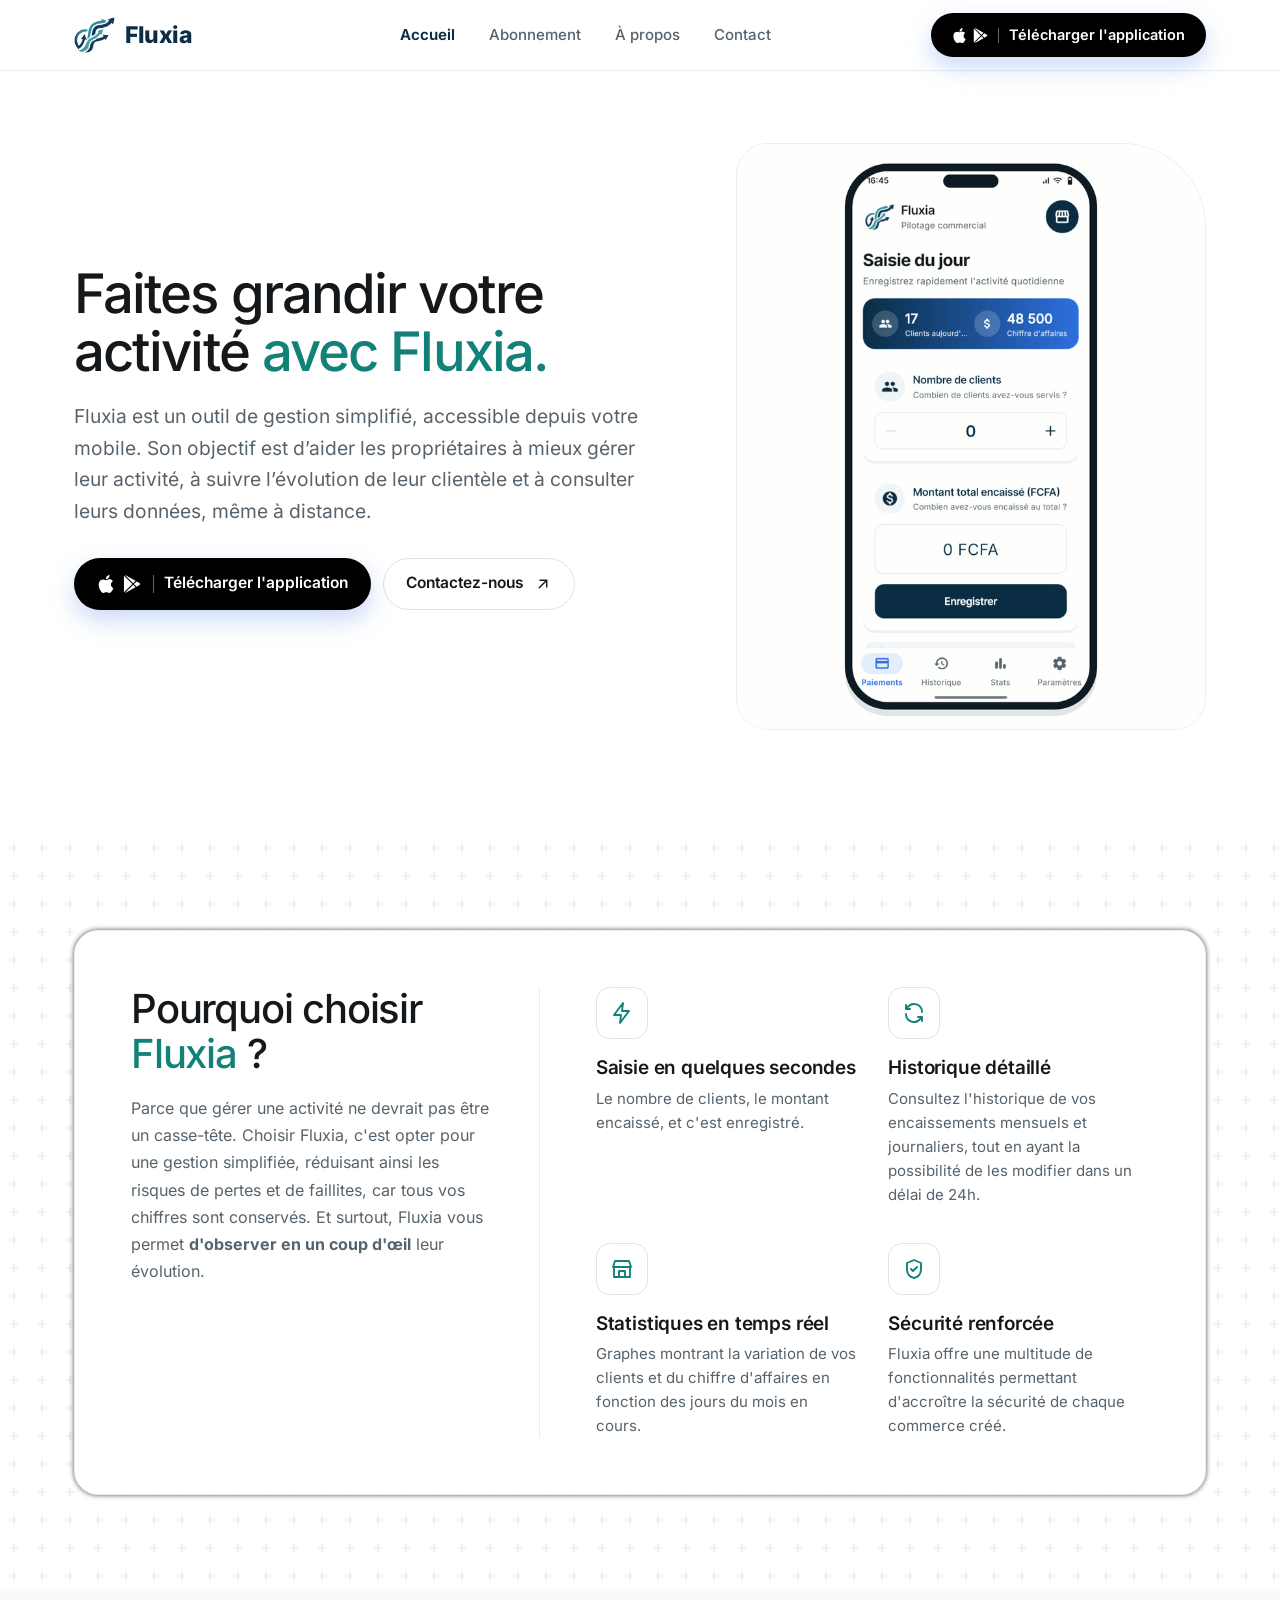
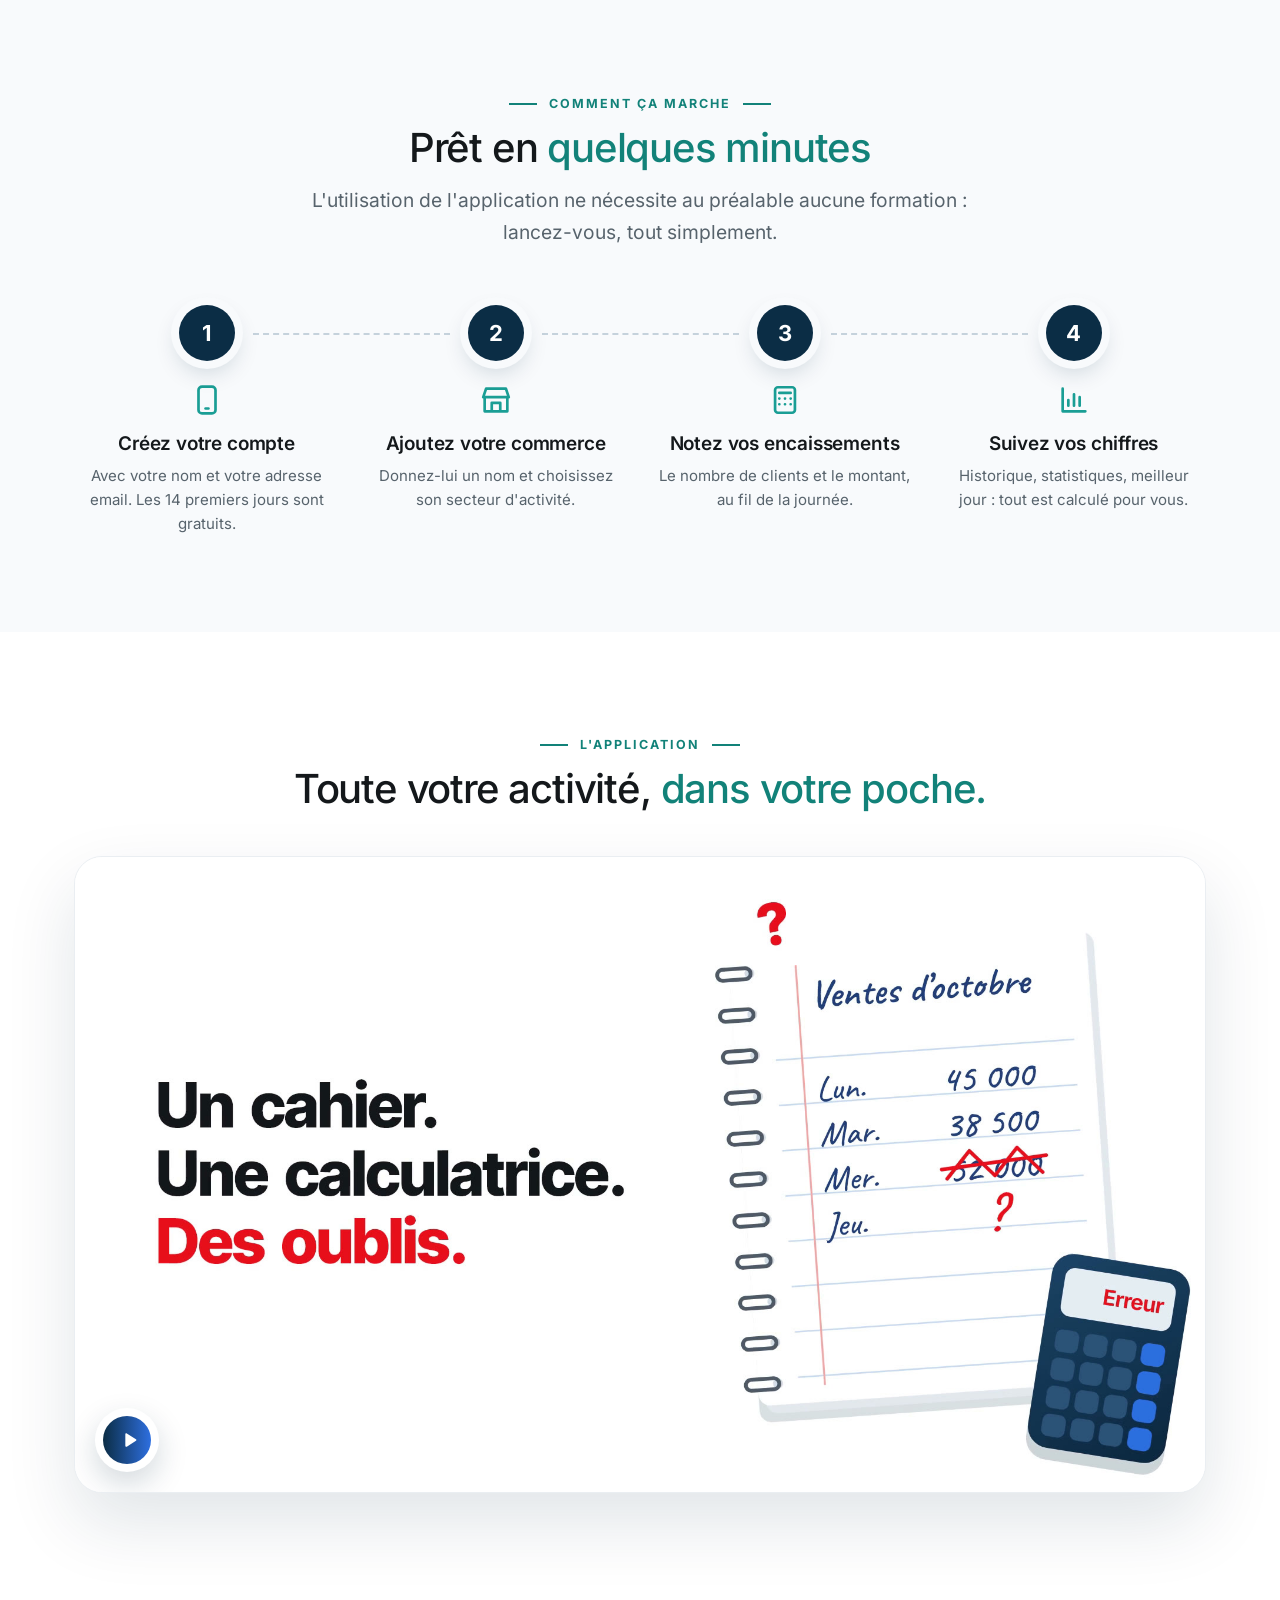
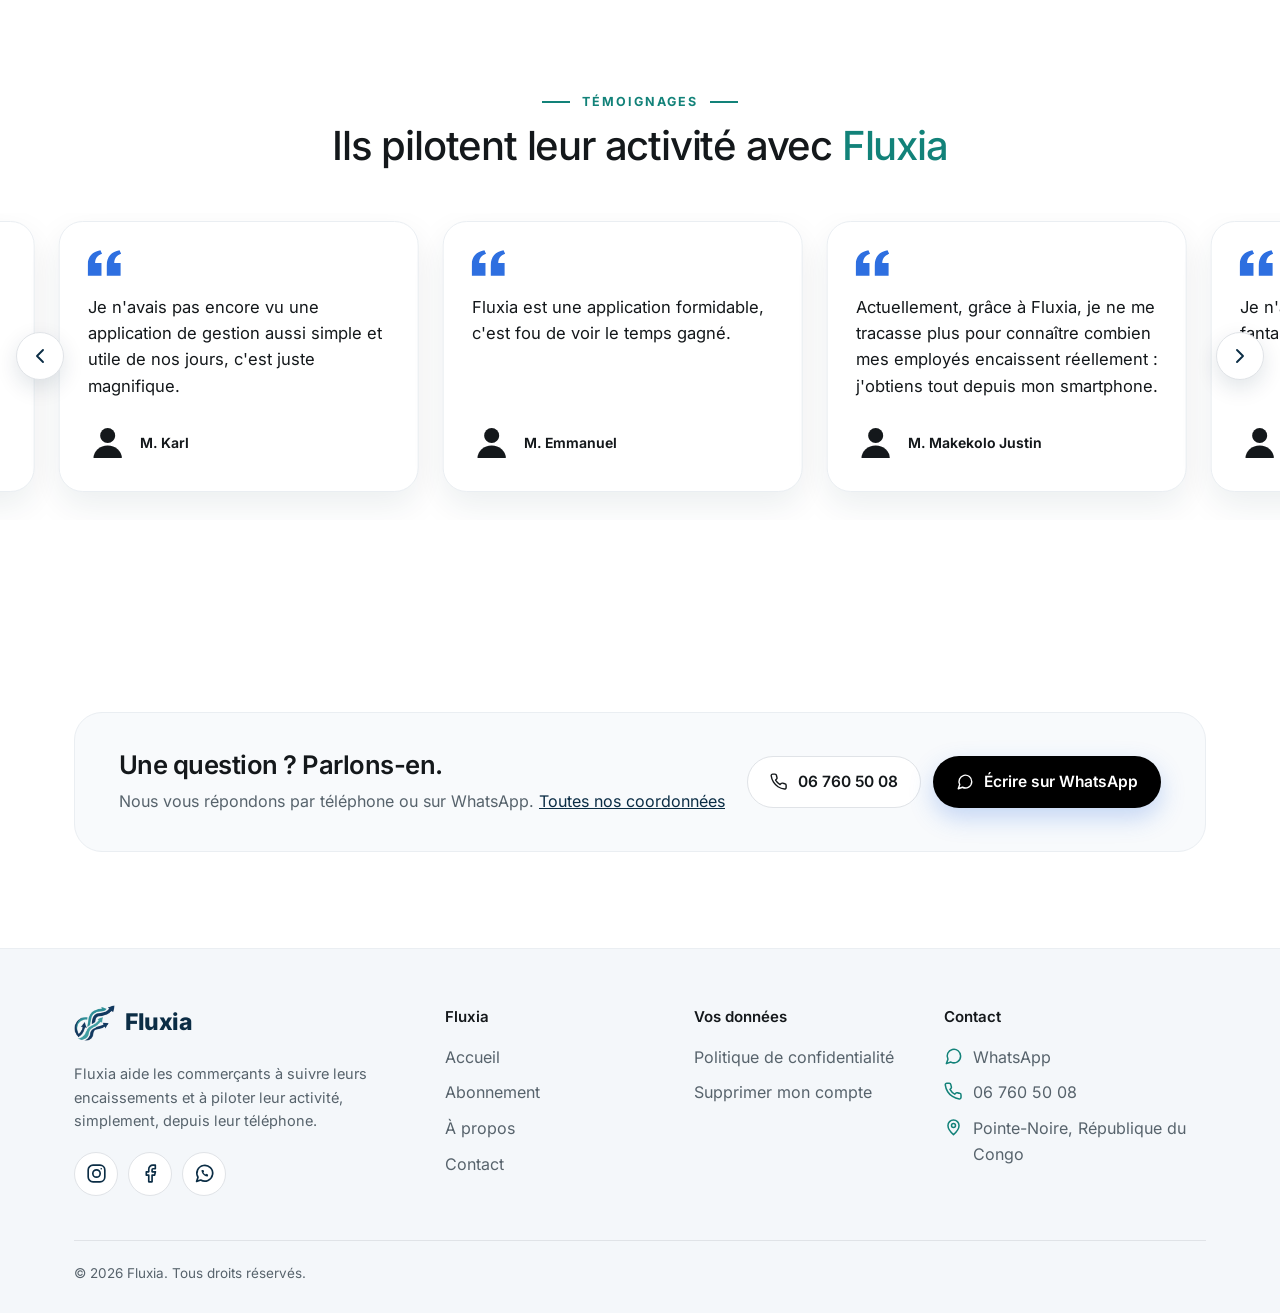
<file: index.html>
<!doctype html>
<html lang="fr">
  <head>
    <meta charset="utf-8" />
    <meta name="viewport" content="width=device-width, initial-scale=1" />
    <title>Fluxia, pilotage commercial</title>
    <meta
      name="description"
      content="Fluxia aide les commerçants du Congo à noter leurs encaissements en quelques secondes et à suivre leurs chiffres jour après jour, depuis leur téléphone. Essai gratuit de 14 jours."
    />
    <meta name="theme-color" content="#0B2D45" />
    <meta property="og:type" content="website" />
    <meta property="og:locale" content="fr_FR" />
    <meta property="og:site_name" content="Fluxia" />
    <meta property="og:url" content="https://appfluxia.com/" />
    <meta property="og:image" content="https://appfluxia.com/images/apercu-partage.png" />
    <meta property="og:image:width" content="800" />
    <meta property="og:image:height" content="420" />
    <link rel="canonical" href="https://appfluxia.com/" />
    <meta
      property="og:title"
      content="Fluxia · Pilotez votre commerce en toute clarté"
    />
    <meta
      property="og:description"
      content="Notez vos encaissements en quelques secondes et suivez vos chiffres, pour tous vos commerces, depuis votre téléphone."
    />
    <script type="application/ld+json">
      {
        "@context": "https://schema.org",
        "@type": "WebSite",
        "name": "Fluxia",
        "url": "https://appfluxia.com/"
      }
    </script>
    <link
      rel="icon"
      type="image/png"
      sizes="32x32"
      href="images/icone-32.png"
    />
    <link rel="apple-touch-icon" href="images/icone-180.png" />
    <link rel="stylesheet" href="css/style.css" />
    <script>
      document.documentElement.classList.add("js");
    </script>
    <script src="js/site.js" defer></script>
  </head>
  <body>
    <a class="lien-evitement" href="#contenu">Aller au contenu</a>

    <header class="entete" data-entete>
      <div class="conteneur entete-barre">
        <a class="marque" href="index.html" aria-label="Fluxia, accueil">
          <img src="images/logo.png" alt="" width="41" height="36" />
          <span>Fluxia</span>
        </a>
        <nav class="nav" id="menu-principal" aria-label="Menu principal">
          <ul class="nav-liens">
            <li><a href="index.html" aria-current="page">Accueil</a></li>
            <li><a href="abonnement.html">Abonnement</a></li>
            <li><a href="a-propos.html">À propos</a></li>
            <li><a href="contact.html">Contact</a></li>
          </ul>
          <div class="nav-actions">
            <a
              class="bouton bouton-plein bouton-petit"
              href="https://wa.me/242067605008?text=Bonjour%2C%20pr%C3%A9venez-moi%20quand%20l%27application%20Fluxia%20sera%20disponible%2C%20s%27il%20vous%20pla%C3%AEt."
              data-fenetre="sortie"
            >
              <span class="logos-stores" aria-hidden="true">
                <svg class="icone"><use href="#i-apple"></use></svg>
                <svg class="icone"><use href="#i-google-play"></use></svg>
              </span>
              Télécharger l'application
            </a>
          </div>
        </nav>
        <button
          class="nav-bascule"
          type="button"
          aria-expanded="false"
          aria-controls="menu-principal"
          aria-label="Ouvrir le menu"
          data-nav-bascule
        >
          <svg class="icone icone-ouvrir" aria-hidden="true">
            <use href="#i-menu"></use>
          </svg>
          <svg class="icone icone-fermer" aria-hidden="true">
            <use href="#i-fermer"></use>
          </svg>
        </button>
      </div>
    </header>

    <main id="contenu">
      <!-- Haut de page -->
      <section class="heros">
        <div class="conteneur heros-grille">
          <div class="heros-texte" data-apparition>
            <h1 class="titre-1">
              Faites grandir votre activité
              <span class="mot-couleur">avec Fluxia.</span>
            </h1>
            <p class="chapeau">
              Fluxia est un outil de gestion simplifié, accessible depuis votre
              mobile. Son objectif est d’aider les propriétaires à mieux gérer
              leur activité, à suivre l’évolution de leur clientèle et à
              consulter leurs données, même à distance.
            </p>
            <div class="heros-actions">
              <a
                class="bouton bouton-plein"
                href="https://wa.me/242067605008?text=Bonjour%2C%20pr%C3%A9venez-moi%20quand%20l%27application%20Fluxia%20sera%20disponible%2C%20s%27il%20vous%20pla%C3%AEt."
                data-fenetre="sortie"
              >
                <span class="logos-stores" aria-hidden="true">
                  <svg class="icone"><use href="#i-apple"></use></svg>
                  <svg class="icone"><use href="#i-google-play"></use></svg>
                </span>
                Télécharger l'application
              </a>
              <a
                class="bouton bouton-contour"
                href="https://wa.me/242067605008?text=Bonjour%2C%20pr%C3%A9venez-moi%20quand%20l%27application%20Fluxia%20sera%20disponible%2C%20s%27il%20vous%20pla%C3%AEt."
                target="_blank"
                rel="noopener"
              >
                Contactez-nous
                <svg class="icone icone-petite" aria-hidden="true">
                  <use href="#i-fleche-diag"></use>
                </svg>
              </a>
            </div>
          </div>

          <div class="heros-visuel" data-apparition style="--delai: 3">
            <!-- Vidéo de démonstration : les vrais écrans de Fluxia, avec un
               commerce et des montants d'exemple. -->
            <div class="cadre-image cadre-video">
              <video
                class="video-demo"
                controlslist="nodownload"
                autoplay
                muted
                loop
                playsinline
                preload="metadata"
                poster="images/video-affiche.jpg"
                width="720"
                height="900"
                data-video-demo
                aria-label="Démonstration de Fluxia : enregistrer un paiement, puis le retrouver dans l'historique"
              >
                <source src="videos/fluxia-demo.mp4" type="video/mp4" />
              </video>
            </div>
          </div>
        </div>
      </section>

      <!-- Pourquoi Fluxia ? -->
      <section class="section motif-croix" id="fonctionnalites">
        <div class="conteneur">
          <div class="carte promesse" data-apparition>
            <div class="promesse-texte">
              <h2 class="titre-2">
                Pourquoi choisir <span class="mot-couleur">Fluxia</span>&nbsp;?
              </h2>
              <p>
                Parce que gérer une activité ne devrait pas être un casse-tête.
                Choisir Fluxia, c'est opter pour une gestion simplifiée,
                réduisant ainsi les risques de pertes et de faillites, car tous
                vos chiffres sont conservés. Et surtout, Fluxia vous permet
                <strong>d'observer en un coup d'œil</strong> leur évolution.
          
              </p>
            </div>
            <div class="avantages">
              <div class="avantage">
                <span class="icone-carre"
                  ><svg class="icone" aria-hidden="true">
                    <use href="#i-eclair"></use></svg
                ></span>
                <h3 class="titre-3">Saisie en quelques secondes</h3>
                <p>
                  Le nombre de clients, le montant encaissé, et c'est
                  enregistré.
                </p>
              </div>
              <div class="avantage">
                <span class="icone-carre"
                  ><svg class="icone" aria-hidden="true">
                    <use href="#i-synchro"></use></svg
                ></span>
                <h3 class="titre-3">Historique détaillé</h3>
                <p>
                  Consultez l'historique de vos encaissements mensuels et
                  journaliers, tout en ayant la possibilité de les modifier
                  dans un délai de 24h.
                </p>
              </div>
              <div class="avantage">
                <span class="icone-carre"
                  ><svg class="icone" aria-hidden="true">
                    <use href="#i-boutique"></use></svg
                ></span>
                <h3 class="titre-3">Statistiques en temps réel</h3>
                <p>
                  Graphes montrant la variation de vos clients et du chiffre
                  d'affaires en fonction des jours du mois en cours.
                </p>
              </div>
              <div class="avantage">
                <span class="icone-carre"
                  ><svg class="icone" aria-hidden="true">
                    <use href="#i-bouclier"></use></svg
                ></span>
                <h3 class="titre-3">Sécurité renforcée</h3>
                <p>
                  Fluxia offre une multitude de fonctionnalités permettant
                  d'accroître la sécurité de chaque commerce créé.
                </p>
              </div>
            </div>
          </div>
        </div>
      </section>

      <!-- Comment ça marche -->
      <section class="section section--claire" id="comment-ca-marche">
        <div class="conteneur">
          <div class="entete-section" data-apparition>
            <p class="surtitre surtitre--centre">Comment ça marche</p>
            <h2 class="titre-2">
              Prêt en <span class="mot-couleur">quelques minutes</span>
            </h2>
            <p class="chapeau">
              L'utilisation de l'application ne nécessite au préalable aucune formation&nbsp;: lancez-vous, tout simplement.
            </p>
          </div>
          <ol class="etapes">
            <li class="etape" data-apparition style="--delai: 0">
              <span class="etape-numero">1</span>
              <svg class="icone" aria-hidden="true">
                <use href="#i-smartphone"></use>
              </svg>
              <h3 class="titre-3">Créez votre compte</h3>
              <p>
                Avec votre nom et votre adresse email. Les 14 premiers jours
                sont gratuits.
              </p>
            </li>
            <li class="etape" data-apparition style="--delai: 1">
              <span class="etape-numero">2</span>
              <svg class="icone" aria-hidden="true">
                <use href="#i-boutique"></use>
              </svg>
              <h3 class="titre-3">Ajoutez votre commerce</h3>
              <p>Donnez-lui un nom et choisissez son secteur d'activité.</p>
            </li>
            <li class="etape" data-apparition style="--delai: 2">
              <span class="etape-numero">3</span>
              <svg class="icone" aria-hidden="true">
                <use href="#i-calcul"></use>
              </svg>
              <h3 class="titre-3">Notez vos encaissements</h3>
              <p>Le nombre de clients et le montant, au fil de la journée.</p>
            </li>
            <li class="etape" data-apparition style="--delai: 3">
              <span class="etape-numero">4</span>
              <svg class="icone" aria-hidden="true">
                <use href="#i-graphique"></use>
              </svg>
              <h3 class="titre-3">Suivez vos chiffres</h3>
              <p>
                Historique, statistiques, meilleur jour&nbsp;: tout est calculé
                pour vous.
              </p>
            </li>
          </ol>
        </div>
      </section>

      <!-- L'application -->
      <section class="section" id="application">
        <div class="conteneur">
          <div class="entete-section" data-apparition>
            <p class="surtitre surtitre--centre">L'application</p>
            <h2 class="titre-2">
              Toute votre activité,
              <span class="mot-couleur">dans votre poche.</span>
            </h2>
          </div>

          <!-- Vidéo de présentation (52 s, avec le son) : le problème du
               cahier de caisse, puis toutes les fonctions de Fluxia. Elle ne
               se charge et ne démarre
               qu'au toucher du bouton ; le lecteur du navigateur prend
               ensuite le relais (pause, son, plein écran). -->
          <div class="lecteur" data-lecteur data-apparition>
            <video
              class="lecteur-video"
              controls
              controlslist="nodownload"
              preload="none"
              playsinline
              poster="images/presentation-affiche.jpg"
              width="1280"
              height="720"
              aria-label="Vidéo de présentation de Fluxia, 52 secondes, avec le son"
            >
              <source src="videos/video_fluxia.mp4" type="video/mp4" />
            </video>
            <button
              class="lecteur-lancer"
              type="button"
              aria-label="Lire la vidéo de présentation, 52 secondes, avec le son"
            >
              <span class="lecteur-pastille" aria-hidden="true">
                <span class="lecteur-rond">
                  <svg viewBox="0 0 24 24" focusable="false">
                    <path
                      d="M8 5.6v12.8c0 .8.9 1.3 1.6.9l10-6.4c.6-.4.6-1.3 0-1.7l-10-6.4C8.9 4.3 8 4.8 8 5.6z"
                    />
                  </svg>
                </span>
              </span>
            </button>
          </div>
        </div>
      </section>

      <!-- Témoignages : les avis de commerçants qui utilisent Fluxia, qui
           défilent. Pour ajouter un avis, copiez un élément « temoignage » de
           la liste : le défilement s'adapte tout seul. Les flèches, à gauche et
           à droite, font venir l'avis précédent ou suivant. Uniquement de
           vrais avis, donnés avec l'accord du client. -->
      <section class="section" id="temoignages">
        <div class="conteneur">
          <div class="entete-section" data-apparition>
            <p class="surtitre surtitre--centre">Témoignages</p>
            <h2 class="titre-2">
              Ils pilotent leur activité avec
              <span class="mot-couleur">Fluxia</span>
            </h2>
          </div>
        </div>

        <div class="defile-cadre" data-defile data-apparition>
          <div class="defile">
            <ul class="defile-piste" id="liste-temoignages">
              <li class="temoignage">
                <figure>
                  <svg
                    class="temoignage-guillemet"
                    viewBox="0 0 32 24"
                    aria-hidden="true"
                  >
                    <path
                      d="M0 24V14C0 6 4.5 1.3 12 0l1.5 3.4C9 5 7.2 7.9 7 12h6v12H0zm18 0V14c0-8 4.5-12.7 12-14l1.5 3.4C27 5 25.2 7.9 25 12h6v12H18z"
                    />
                  </svg>
                  <blockquote>
                    <p>
                      Fluxia est une application formidable, c'est fou de voir le
                      temps gagné.
                    </p>
                  </blockquote>
                  <figcaption class="temoignage-auteur">
                    <svg
                      class="temoignage-personne"
                      viewBox="0 0 24 24"
                      aria-hidden="true"
                    >
                      <circle cx="12" cy="7.5" r="4.5" />
                      <path d="M3.5 21a8.5 7.5 0 0 1 17 0z" />
                    </svg>
                    <strong>M. Emmanuel</strong>
                  </figcaption>
                </figure>
              </li>
              <li class="temoignage">
                <figure>
                  <svg
                    class="temoignage-guillemet"
                    viewBox="0 0 32 24"
                    aria-hidden="true"
                  >
                    <path
                      d="M0 24V14C0 6 4.5 1.3 12 0l1.5 3.4C9 5 7.2 7.9 7 12h6v12H0zm18 0V14c0-8 4.5-12.7 12-14l1.5 3.4C27 5 25.2 7.9 25 12h6v12H18z"
                    />
                  </svg>
                  <blockquote>
                    <p>
                      Actuellement, grâce à Fluxia, je ne me tracasse plus pour
                      connaître combien mes employés encaissent réellement&nbsp;:
                      j'obtiens tout depuis mon smartphone.
                    </p>
                  </blockquote>
                  <figcaption class="temoignage-auteur">
                    <svg
                      class="temoignage-personne"
                      viewBox="0 0 24 24"
                      aria-hidden="true"
                    >
                      <circle cx="12" cy="7.5" r="4.5" />
                      <path d="M3.5 21a8.5 7.5 0 0 1 17 0z" />
                    </svg>
                    <strong>M. Makekolo Justin</strong>
                  </figcaption>
                </figure>
              </li>
              <li class="temoignage">
                <figure>
                  <svg
                    class="temoignage-guillemet"
                    viewBox="0 0 32 24"
                    aria-hidden="true"
                  >
                    <path
                      d="M0 24V14C0 6 4.5 1.3 12 0l1.5 3.4C9 5 7.2 7.9 7 12h6v12H0zm18 0V14c0-8 4.5-12.7 12-14l1.5 3.4C27 5 25.2 7.9 25 12h6v12H18z"
                    />
                  </svg>
                  <blockquote>
                    <p>
                      Je n'ai rien d'autre à rajouter&nbsp;: juste fantastique.
                    </p>
                  </blockquote>
                  <figcaption class="temoignage-auteur">
                    <svg
                      class="temoignage-personne"
                      viewBox="0 0 24 24"
                      aria-hidden="true"
                    >
                      <circle cx="12" cy="7.5" r="4.5" />
                      <path d="M3.5 21a8.5 7.5 0 0 1 17 0z" />
                    </svg>
                    <strong>M. Mberi André</strong>
                  </figcaption>
                </figure>
              </li>
              <li class="temoignage">
                <figure>
                  <svg
                    class="temoignage-guillemet"
                    viewBox="0 0 32 24"
                    aria-hidden="true"
                  >
                    <path
                      d="M0 24V14C0 6 4.5 1.3 12 0l1.5 3.4C9 5 7.2 7.9 7 12h6v12H0zm18 0V14c0-8 4.5-12.7 12-14l1.5 3.4C27 5 25.2 7.9 25 12h6v12H18z"
                    />
                  </svg>
                  <blockquote>
                    <p>
                      Je n'avais pas encore vu une application de gestion aussi
                      simple et utile de nos jours, c'est juste magnifique.
                    </p>
                  </blockquote>
                  <figcaption class="temoignage-auteur">
                    <svg
                      class="temoignage-personne"
                      viewBox="0 0 24 24"
                      aria-hidden="true"
                    >
                      <circle cx="12" cy="7.5" r="4.5" />
                      <path d="M3.5 21a8.5 7.5 0 0 1 17 0z" />
                    </svg>
                    <strong>M. Karl</strong>
                  </figcaption>
                </figure>
              </li>
            </ul>
          </div>
          <button
            class="defile-fleche defile-fleche--precedent"
            type="button"
            aria-controls="liste-temoignages"
            aria-label="Témoignage précédent"
            data-defile-precedent
            hidden
          >
            <svg class="icone" aria-hidden="true">
              <use href="#i-chevron-gauche"></use>
            </svg>
          </button>
          <button
            class="defile-fleche defile-fleche--suivant"
            type="button"
            aria-controls="liste-temoignages"
            aria-label="Témoignage suivant"
            data-defile-suivant
            hidden
          >
            <svg class="icone" aria-hidden="true">
              <use href="#i-chevron-droite"></use>
            </svg>
          </button>
        </div>
      </section>

      <!-- Une question ? -->
      <section class="section">
        <div class="conteneur">
          <div class="bandeau-contact" data-apparition>
            <div>
              <h2>Une question&nbsp;? Parlons-en.</h2>
              <p>
                Nous vous répondons par téléphone ou sur WhatsApp.
                <a href="contact.html">Toutes nos coordonnées</a>
              </p>
            </div>
            <div class="bandeau-contact-actions">
              <a class="bouton bouton-contour" href="tel:+242067605008">
                <svg class="icone icone-petite" aria-hidden="true">
                  <use href="#i-appel"></use>
                </svg>
                06&nbsp;760&nbsp;50&nbsp;08
              </a>
              <a
                class="bouton bouton-plein"
                href="https://wa.me/242067605008?text=Bonjour%2C%20j%27ai%20une%20question%20sur%20Fluxia."
                target="_blank"
                rel="noopener"
              >
                <svg class="icone icone-petite" aria-hidden="true">
                  <use href="#i-message"></use>
                </svg>
                Écrire sur WhatsApp
              </a>
            </div>
          </div>
        </div>
      </section>
    </main>

    <footer class="pied">
      <div class="conteneur">
        <div class="pied-grille">
          <div>
            <a class="marque" href="index.html" aria-label="Fluxia, accueil">
              <img src="images/logo.png" alt="" width="41" height="36" />
              <span>Fluxia</span>
            </a>
            <p class="pied-description">
              Fluxia aide les commerçants à suivre leurs encaissements et à
              piloter leur activité, simplement, depuis leur téléphone.
            </p>
            <ul
              class="pied-reseaux"
              aria-label="Fluxia sur les réseaux sociaux"
            >
              <!-- Adresses à venir : remplacer href="#" par l'adresse de la page, et retirer data-reseau-a-venir. -->
              <li>
                <a href="#" data-reseau-a-venir>
                  <svg class="icone" aria-hidden="true">
                    <use href="#i-instagram"></use>
                  </svg>
                  <span class="visuellement-cache">Fluxia sur Instagram</span>
                </a>
              </li>
              <li>
                <a href="#" data-reseau-a-venir>
                  <svg class="icone" aria-hidden="true">
                    <use href="#i-facebook"></use>
                  </svg>
                  <span class="visuellement-cache">Fluxia sur Facebook</span>
                </a>
              </li>
              <li>
                <a href="https://wa.me/242067605008">
                  <svg class="icone" aria-hidden="true">
                    <use href="#i-whatsapp"></use>
                  </svg>
                  <span class="visuellement-cache">Fluxia sur WhatsApp</span>
                </a>
              </li>
            </ul>
          </div>
          <div>
            <h2>Fluxia</h2>
            <ul>
              <li><a href="index.html">Accueil</a></li>
              <li><a href="abonnement.html">Abonnement</a></li>
              <li><a href="a-propos.html">À propos</a></li>
              <li><a href="contact.html">Contact</a></li>
            </ul>
          </div>
          <div>
            <h2>Vos données</h2>
            <ul>
              <li>
                <a href="politique-confidentialite.html"
                  >Politique de confidentialité</a
                >
              </li>
              <li>
                <a href="suppression-compte.html">Supprimer mon compte</a>
              </li>
            </ul>
          </div>
          <div>
            <h2>Contact</h2>
            <ul class="pied-contact">
              <li>
                <svg class="icone" aria-hidden="true">
                  <use href="#i-message"></use></svg
                ><a href="https://wa.me/242067605008">WhatsApp</a>
              </li>
              <li>
                <svg class="icone" aria-hidden="true">
                  <use href="#i-appel"></use></svg
                ><a href="tel:+242067605008">06&nbsp;760&nbsp;50&nbsp;08</a>
              </li>
              <li>
                <svg class="icone" aria-hidden="true">
                  <use href="#i-position"></use></svg
                ><span>Pointe-Noire, République du Congo</span>
              </li>
            </ul>
          </div>
        </div>
        <div class="pied-bas">
          <p>© <span data-annee>2026</span> Fluxia. Tous droits réservés.</p>
        </div>
      </div>
    </footer>
  </body>
</html>
</file>
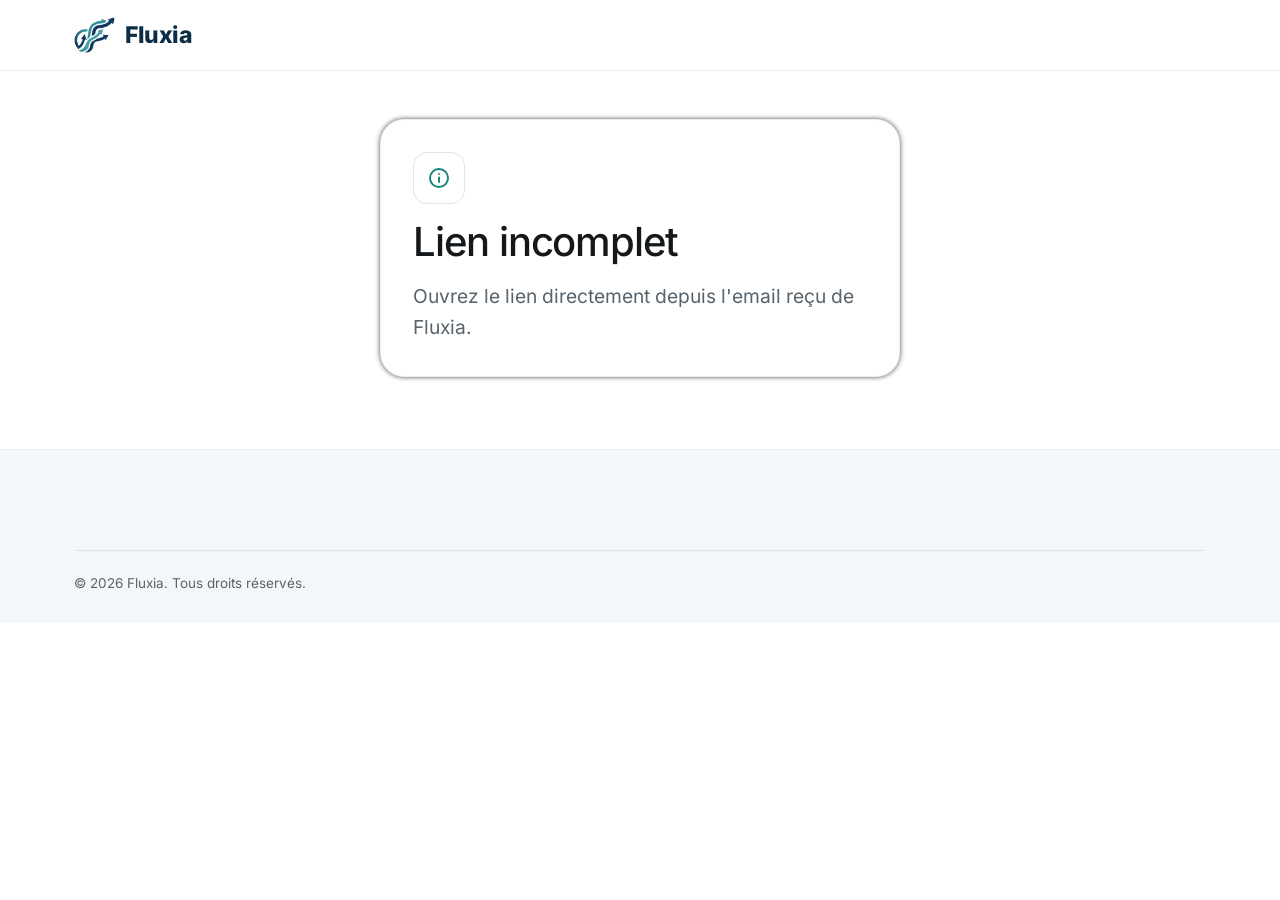
<file: auth/index.html>
<!doctype html>
<html lang="fr">
<head>
  <meta charset="utf-8">
  <meta name="viewport" content="width=device-width, initial-scale=1">
  <title>Votre compte · Fluxia</title>
  <meta name="robots" content="noindex">
  <!-- L'adresse de cette page contient un lien à usage unique : elle n'est
       jamais transmise à un autre site. -->
  <meta name="referrer" content="no-referrer">
  <meta name="theme-color" content="#0B2D45">
  <link rel="icon" type="image/png" sizes="32x32" href="../images/icone-32.png">
  <link rel="apple-touch-icon" href="../images/icone-180.png">
  <link rel="stylesheet" href="../css/style.css">
  <script>document.documentElement.classList.add('js');</script>
  <script src="../js/site.js" defer></script>
  <script src="../js/auth.js" defer></script>
</head>
<body>
  <a class="lien-evitement" href="#contenu">Aller au contenu</a>

  <header class="entete" data-entete>
    <div class="conteneur entete-barre">
      <a class="marque" href="../index.html" aria-label="Fluxia, accueil">
        <img src="../images/logo.png" alt="" width="41" height="36">
        <span>Fluxia</span>
      </a>
    </div>
  </header>

  <main id="contenu">
    <!-- Page ouverte par les liens des emails de Fluxia (confirmation
         d'adresse, nouveau mot de passe) quand l'application ne s'ouvre pas
         d'elle-même : ordinateur, téléphone sans Fluxia. Sur un téléphone où
         Fluxia est installée, Android ouvre directement l'application
         (.well-known/assetlinks.json). js/auth.js montre le bon bloc et
         parle au service de connexion de Fluxia (Supabase). -->
    <section class="page-auth">
      <div class="conteneur">
        <div class="carte page-auth-carte" data-auth>

          <div data-etat="chargement">
            <h1 class="titre-3">Un instant…</h1>
            <noscript>
              <p>Activez JavaScript pour continuer, ou ouvrez ce lien sur le téléphone où Fluxia est installée.</p>
            </noscript>
          </div>

          <div data-etat="confirmation" hidden>
            <span class="icone-carre page-auth-icone"><svg class="icone" aria-hidden="true"><use href="#i-email"></use></svg></span>
            <h1 class="titre-2">Confirmez votre adresse email</h1>
            <p class="chapeau">Touchez le bouton pour activer votre compte Fluxia.</p>
            <button class="bouton bouton-plein bouton-bloc" type="button" data-confirmer>Confirmer mon adresse</button>
            <a class="bouton bouton-contour bouton-bloc" href="#" hidden data-ouvrir-app>Ouvrir dans l'application Fluxia</a>
          </div>

          <div data-etat="confirmee" hidden>
            <span class="icone-carre page-auth-icone"><svg class="icone" aria-hidden="true"><use href="#i-coche-cercle"></use></svg></span>
            <h1 class="titre-2">Adresse confirmée</h1>
            <p class="chapeau">Votre compte Fluxia est activé. Ouvrez l'application sur votre téléphone et connectez-vous avec votre adresse email et votre mot de passe.</p>
          </div>

          <form class="formulaire" data-etat="nouveau-mot-de-passe" novalidate hidden>
            <span class="icone-carre page-auth-icone"><svg class="icone" aria-hidden="true"><use href="#i-cadenas"></use></svg></span>
            <h1 class="titre-2">Choisissez un nouveau mot de passe</h1>
            <div class="champ">
              <label for="mot-de-passe">Nouveau mot de passe</label>
              <input id="mot-de-passe" name="mot-de-passe" type="password" autocomplete="new-password" minlength="8" required aria-describedby="mot-de-passe-erreur">
              <p class="champ-erreur" id="mot-de-passe-erreur" hidden></p>
            </div>
            <div class="champ">
              <label for="confirmation">Confirmez le mot de passe</label>
              <input id="confirmation" name="confirmation" type="password" autocomplete="new-password" required aria-describedby="confirmation-erreur">
              <p class="champ-erreur" id="confirmation-erreur" hidden></p>
            </div>
            <button class="bouton bouton-plein bouton-bloc" type="submit">Enregistrer le mot de passe</button>
            <a class="bouton bouton-contour bouton-bloc" href="#" hidden data-ouvrir-app>Ouvrir dans l'application Fluxia</a>
          </form>

          <div data-etat="mot-de-passe-change" hidden>
            <span class="icone-carre page-auth-icone"><svg class="icone" aria-hidden="true"><use href="#i-coche-cercle"></use></svg></span>
            <h1 class="titre-2">Mot de passe modifié</h1>
            <p class="chapeau">Connectez-vous dans l'application Fluxia avec votre nouveau mot de passe.</p>
          </div>

          <div data-etat="invalide" hidden>
            <span class="icone-carre page-auth-icone"><svg class="icone" aria-hidden="true"><use href="#i-info"></use></svg></span>
            <h1 class="titre-2">Ce lien ne fonctionne plus</h1>
            <p class="chapeau">Il a expiré ou a déjà servi. Demandez-en un nouveau depuis l'application Fluxia : « Renvoyer l'email » pour confirmer votre adresse, ou « Mot de passe oublié ? » sur l'écran de connexion.</p>
          </div>

          <div data-etat="incomplet" hidden>
            <span class="icone-carre page-auth-icone"><svg class="icone" aria-hidden="true"><use href="#i-info"></use></svg></span>
            <h1 class="titre-2">Lien incomplet</h1>
            <p class="chapeau">Ouvrez le lien directement depuis l'email reçu de Fluxia.</p>
          </div>

          <div class="formulaire-statut" role="status" tabindex="-1" hidden data-statut>
            <svg class="icone" aria-hidden="true"><use href="#i-info"></use></svg>
            <div><p data-statut-texte></p></div>
          </div>
        </div>
      </div>
    </section>
  </main>

  <footer class="pied">
    <div class="conteneur">
      <div class="pied-bas">
        <p>© <span data-annee>2026</span> Fluxia. Tous droits réservés.</p>
      </div>
    </div>
  </footer>
</body>
</html>
</file>
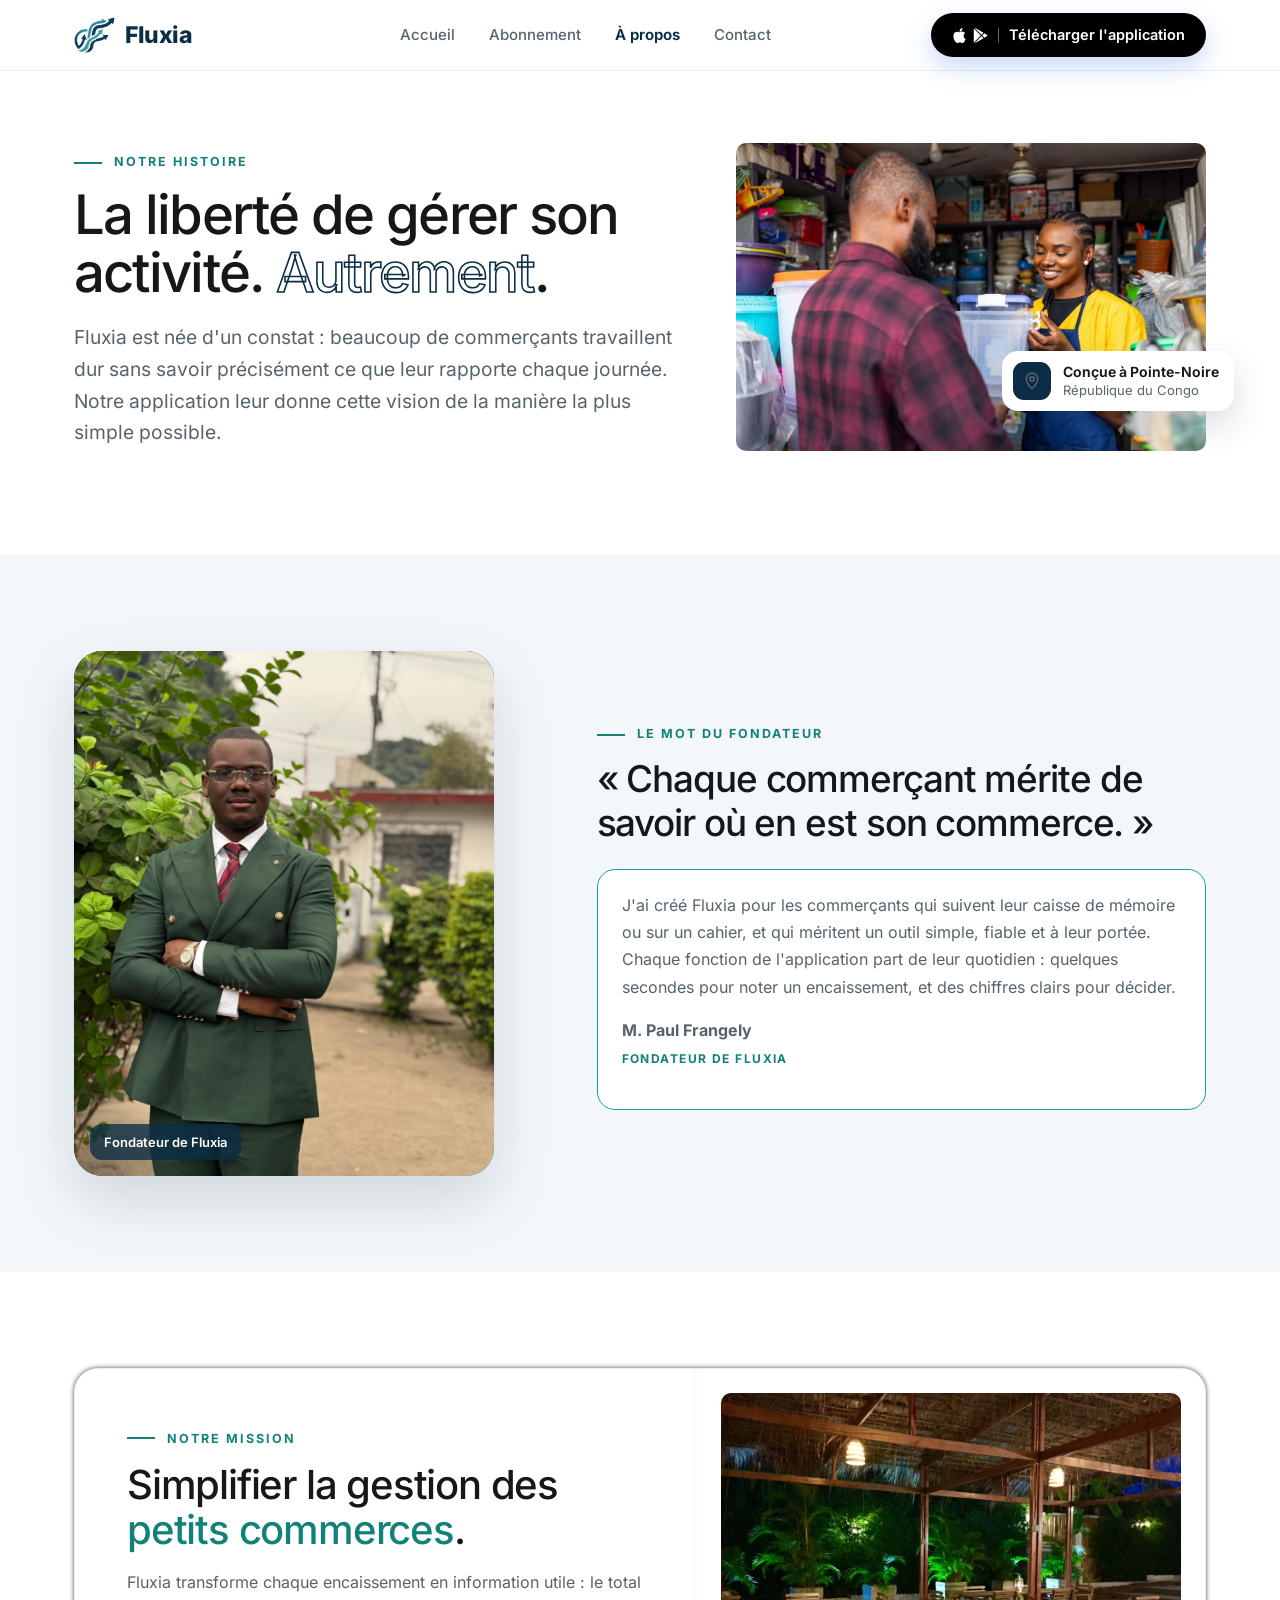
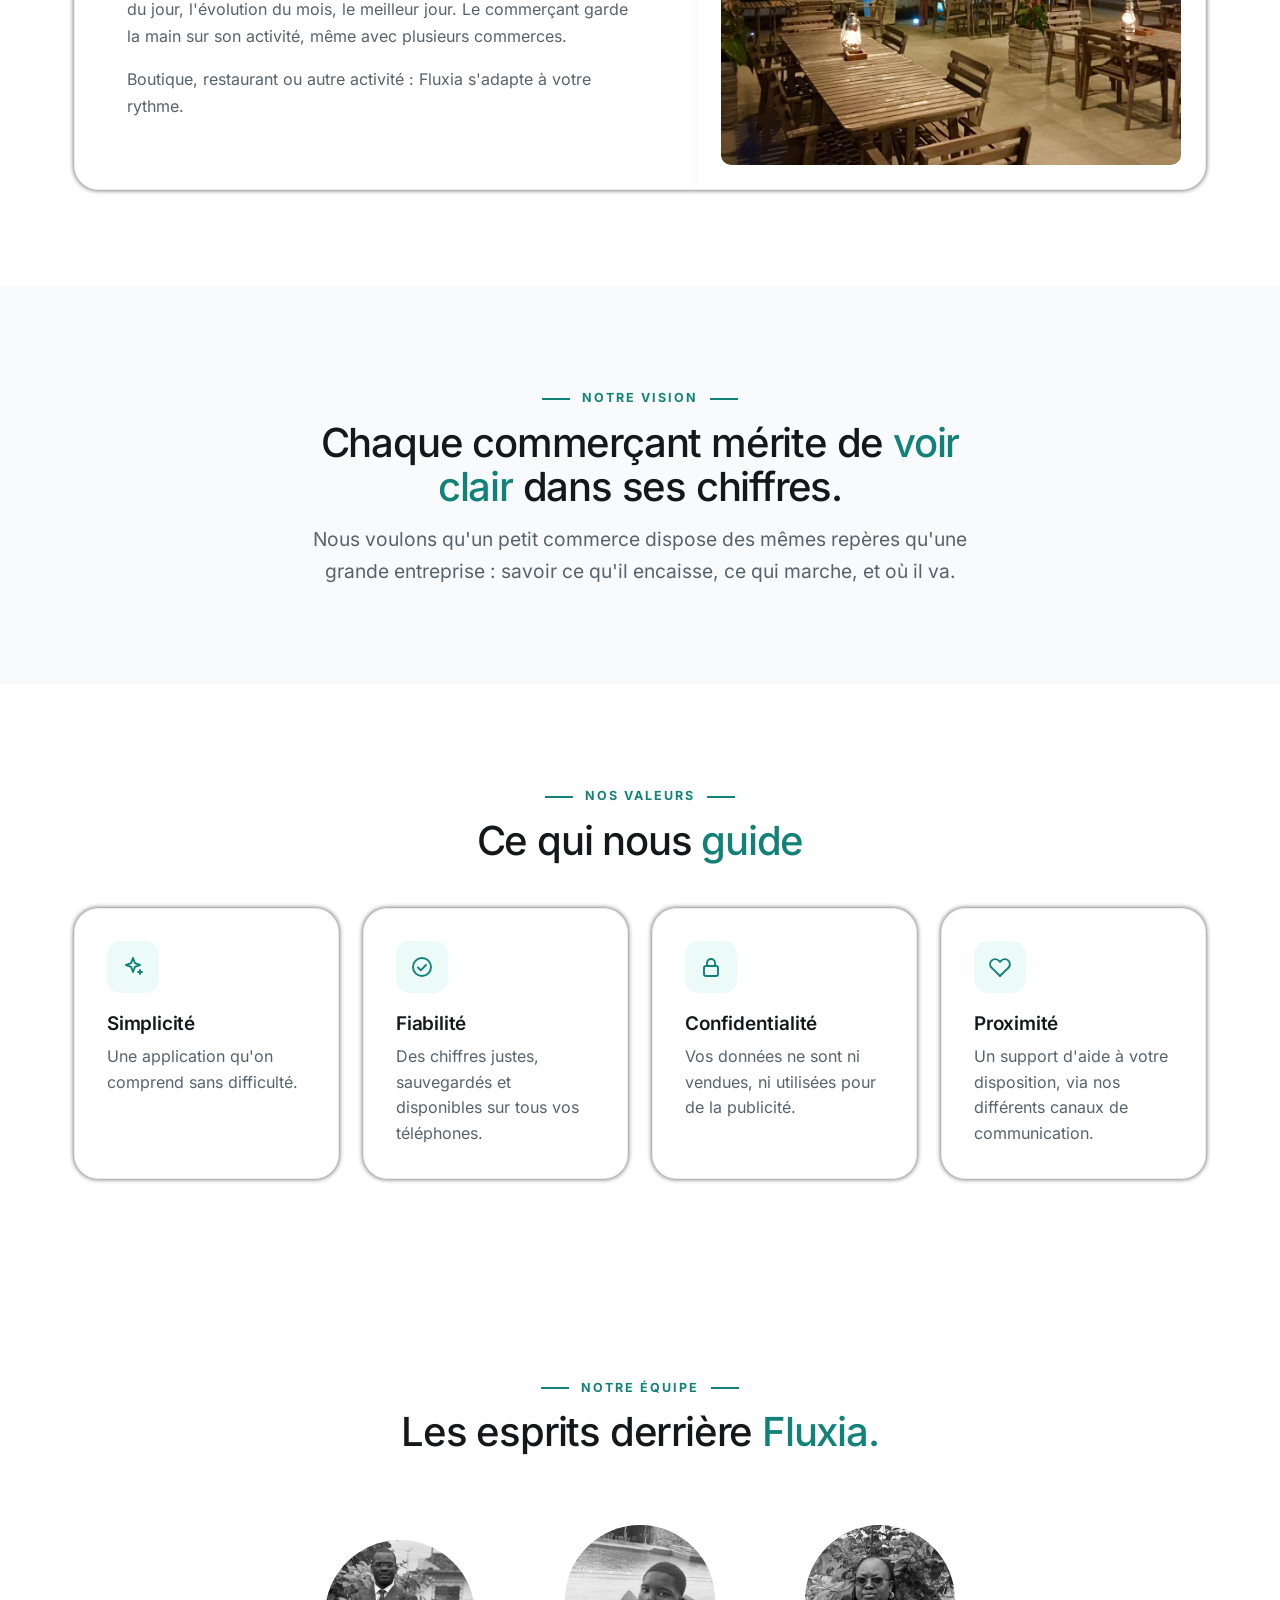
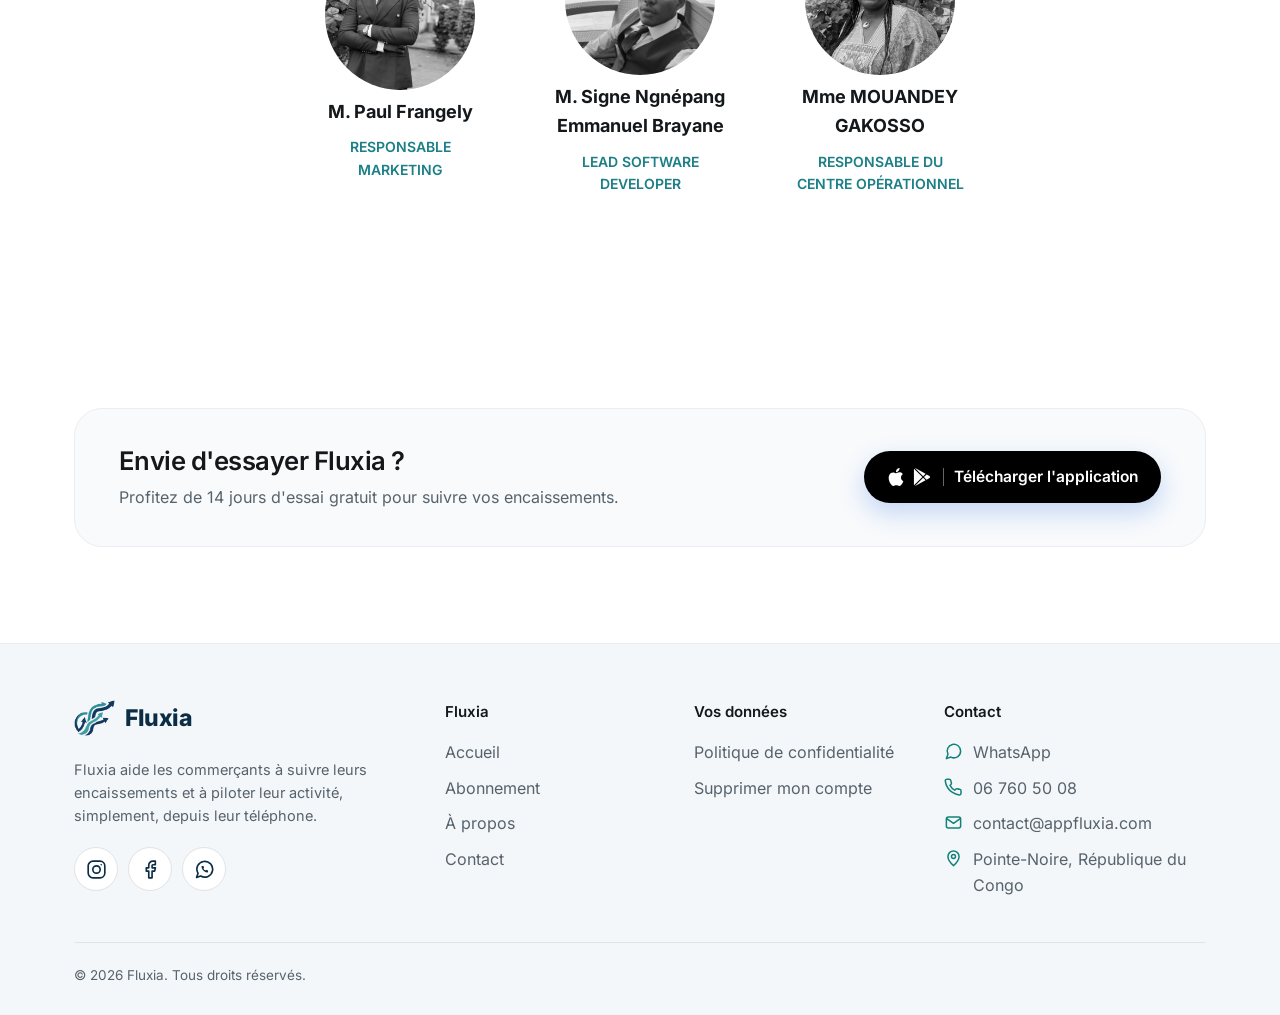
<file: a-propos.html>
<!doctype html>
<html lang="fr">
  <head>
    <meta charset="utf-8" />
    <meta name="viewport" content="width=device-width, initial-scale=1" />
    <title>À propos de nous · Fluxia</title>
    <meta
      name="description"
      content="Fluxia est née à Pointe-Noire pour aider les commerçants à voir clair dans leur activité. Découvrez notre histoire, notre mission et nos valeurs."
    />
    <meta name="theme-color" content="#0B2D45" />
    <meta property="og:type" content="website" />
    <meta property="og:locale" content="fr_FR" />
    <meta property="og:site_name" content="Fluxia" />
    <meta property="og:url" content="https://appfluxia.com/a-propos.html" />
    <meta property="og:image" content="https://appfluxia.com/images/apercu-partage.png" />
    <meta property="og:image:width" content="800" />
    <meta property="og:image:height" content="420" />
    <link rel="canonical" href="https://appfluxia.com/a-propos.html" />
    <meta property="og:title" content="À propos de Fluxia" />
    <meta
      property="og:description"
      content="Notre histoire, notre mission et nos valeurs."
    />
    <link
      rel="icon"
      type="image/png"
      sizes="32x32"
      href="images/icone-32.png"
    />
    <link rel="apple-touch-icon" href="images/icone-180.png" />
    <link rel="stylesheet" href="css/style.css" />
    <script>
      document.documentElement.classList.add("js");
    </script>
    <script src="js/site.js" defer></script>
  </head>
  <body>
    <a class="lien-evitement" href="#contenu">Aller au contenu</a>

    <header class="entete" data-entete>
      <div class="conteneur entete-barre">
        <a class="marque" href="index.html" aria-label="Fluxia, accueil">
          <img src="images/logo.png" alt="" width="41" height="36" />
          <span>Fluxia</span>
        </a>
        <nav class="nav" id="menu-principal" aria-label="Menu principal">
          <ul class="nav-liens">
            <li><a href="index.html">Accueil</a></li>
            <li><a href="abonnement.html">Abonnement</a></li>
            <li><a href="a-propos.html" aria-current="page">À propos</a></li>
            <li><a href="contact.html">Contact</a></li>
          </ul>
          <div class="nav-actions">
            <a
              class="bouton bouton-plein bouton-petit"
              href="https://wa.me/242067605008?text=Bonjour%2C%20pr%C3%A9venez-moi%20quand%20l%27application%20Fluxia%20sera%20disponible%2C%20s%27il%20vous%20pla%C3%AEt."
              data-fenetre="sortie"
            >
              <span class="logos-stores" aria-hidden="true">
                <svg class="icone"><use href="#i-apple"></use></svg>
                <svg class="icone"><use href="#i-google-play"></use></svg>
              </span>
              Télécharger l'application
            </a>
          </div>
        </nav>
        <button
          class="nav-bascule"
          type="button"
          aria-expanded="false"
          aria-controls="menu-principal"
          aria-label="Ouvrir le menu"
          data-nav-bascule
        >
          <svg class="icone icone-ouvrir" aria-hidden="true">
            <use href="#i-menu"></use>
          </svg>
          <svg class="icone icone-fermer" aria-hidden="true">
            <use href="#i-fermer"></use>
          </svg>
        </button>
      </div>
    </header>

    <main id="contenu">
      <!-- Notre histoire -->
      <section class="heros">
        <div class="conteneur heros-grille">
          <div class="heros-texte" data-apparition>
            <p class="surtitre">Notre histoire</p>
            <h1 class="titre-1">
              La liberté de gérer son activité.
              <span class="mot-creux">Autrement</span>.
            </h1>
            <p class="chapeau">
              Fluxia est née d'un constat&nbsp;: beaucoup de commerçants
              travaillent dur sans savoir précisément ce que leur rapporte
              chaque journée. Notre application leur donne cette vision de la
              manière la plus simple possible.
            </p>
          </div>
          <div class="heros-visuel" data-apparition style="--delai: 2">
            <div class="cadre-image-apropos">
              <img
                src="images/apropos-hero.jpeg"
                alt="Un commerçant devant les tableaux de bord de son activité"
                width="361"
                height="400"
              />
            </div>
            <div class="etiquette etiquette--bas" aria-hidden="true">
              <span class="icone-carre icone-carre--marine"
                ><svg class="icone"><use href="#i-position"></use></svg
              ></span>
              <span
                ><strong>Conçue à Pointe-Noire</strong
                ><span>République du Congo</span></span
              >
            </div>
          </div>
        </div>
      </section>

      <!-- Le mot du fondateur -->
      <section class="section section--fond">
        <div class="conteneur fondateur">
          <div class="fondateur-photo" data-apparition>
            <img src="images/fondateur.jpeg" alt="" />
            <span class="fondateur-role">Fondateur de Fluxia</span>
          </div>
          <div data-apparition style="--delai: 1">
            <p class="surtitre">Le mot du fondateur</p>
            <!-- BROUILLON proposé par Claude : citation et texte à valider ou à
               remplacer par le fondateur avant toute mise en ligne. -->
            <blockquote class="citation">
              «&nbsp;Chaque commerçant mérite de savoir où en est son
              commerce.&nbsp;»
            </blockquote>
            <div class="encadre">
              <p>
                J'ai créé Fluxia pour les commerçants qui suivent leur caisse de
                mémoire ou sur un cahier, et qui méritent un outil simple,
                fiable et à leur portée. Chaque fonction de l'application part
                de leur quotidien&nbsp;: quelques secondes pour noter un
                encaissement, et des chiffres clairs pour décider.
              </p>
              <p class="signature">
                <strong>M. Paul Frangely</strong>
                <span>Fondateur de Fluxia</span>
              </p>
            </div>
          </div>
        </div>
      </section>

      <!-- Notre mission -->
      <section class="section">
        <div class="conteneur">
          <div class="carte carte-duo" data-apparition>
            <div class="carte-duo-texte">
              <p class="surtitre">Notre mission</p>
              <h2 class="titre-2">
                Simplifier la gestion des
                <span class="mot-couleur">petits commerces</span>.
              </h2>
              <p>
                Fluxia transforme chaque encaissement en information
                utile&nbsp;: le total du jour, l'évolution du mois, le meilleur
                jour. Le commerçant garde la main sur son activité, même avec
                plusieurs commerces.
              </p>
              <p>
                Boutique, restaurant ou autre activité&nbsp;: Fluxia s'adapte à votre rythme.
              </p>
            </div>
            <div class="carte-duo-visuel">
              <img
                src="images/duo_visuel.jpg"
                alt=""
                width="136"
                height="120"
              />
            </div>
          </div>
        </div>
      </section>

      <!-- Notre vision (anciennement une page à part) -->
      <section class="section section--claire" id="vision">
        <div class="conteneur">
          <div class="entete-section" data-apparition>
            <p class="surtitre surtitre--centre">Notre vision</p>
            <h2 class="titre-2">
              Chaque commerçant mérite de
              <span class="mot-couleur">voir clair</span> dans ses chiffres.
            </h2>
            <p class="chapeau">
              Nous voulons qu'un petit commerce dispose des mêmes repères qu'une
              grande entreprise&nbsp;: savoir ce qu'il encaisse, ce qui marche,
              et où il va.
            </p>
          </div>
        </div>
      </section>

      <!-- Nos valeurs -->
      <section class="section">
        <div class="conteneur">
          <div class="entete-section" data-apparition>
            <p class="surtitre surtitre--centre">Nos valeurs</p>
            <h2 class="titre-2">
              Ce qui nous <span class="mot-couleur">guide</span>
            </h2>
          </div>
          <div class="grille-4" style="margin-top: 44px">
            <div class="carte carte-icone" data-apparition style="--delai: 0">
              <span class="icone-carre icone-carre--doux"
                ><svg class="icone" aria-hidden="true">
                  <use href="#i-etincelle"></use></svg
              ></span>
              <h3 class="titre-3">Simplicité</h3>
              <p>Une application qu'on comprend sans difficulté.</p>
            </div>
            <div class="carte carte-icone" data-apparition style="--delai: 1">
              <span class="icone-carre icone-carre--doux"
                ><svg class="icone" aria-hidden="true">
                  <use href="#i-coche-cercle"></use></svg
              ></span>
              <h3 class="titre-3">Fiabilité</h3>
              <p>
                Des chiffres justes, sauvegardés et disponibles sur tous vos
                téléphones.
              </p>
            </div>
            <div class="carte carte-icone" data-apparition style="--delai: 2">
              <span class="icone-carre icone-carre--doux"
                ><svg class="icone" aria-hidden="true">
                  <use href="#i-cadenas"></use></svg
              ></span>
              <h3 class="titre-3">Confidentialité</h3>
              <p>
                Vos données ne sont ni vendues, ni utilisées pour de la
                publicité.
              </p>
            </div>
            <div class="carte carte-icone" data-apparition style="--delai: 3">
              <span class="icone-carre icone-carre--doux"
                ><svg class="icone" aria-hidden="true">
                  <use href="#i-coeur"></use></svg
              ></span>
              <h3 class="titre-3">Proximité</h3>
              <p>Un support d'aide à votre disposition, via nos différents canaux de communication.</p>
            </div>
          </div>
        </div>
      </section>
      <section class="section">
        <div class="entete-section" data-apparition>
          <p class="surtitre surtitre--centre">Notre équipe</p>
          <h2 class="titre-2">
            Les esprits derrière <span class="mot-couleur">Fluxia.</span>
          </h2>
        </div>
        <div class="equipe">
          <div class="partenaire">
            <img src="images/fondateur.jpeg" width="150px" height="150px" alt="" />
            <span class="nom-part">M. Paul Frangely</span>
            <span class="role-part">Responsable marketing</span>
          </div>
          <div class="partenaire">
            <img src="images/developpeur.jpeg" alt=""  width="150px" height="150px"/>
            <span class="nom-part">M. Signe Ngnépang Emmanuel Brayane</span>
            <span class="role-part">Lead Software Developer</span>
          </div>
          <div class="partenaire">
            <img
              src="images/partenaire.jpeg"
              width="150PX"
              height="150PX"
              alt=""
              
            />
            <span class="nom-part">Mme MOUANDEY GAKOSSO</span>
            <span class="role-part" >Responsable du centre opérationnel</span>
          </div>
        </div>
      </section>
      <!-- En bref -->

      <section class="section">
        <div class="conteneur">
          <div class="bandeau-contact" data-apparition>
            <div>
              <h2>Envie d'essayer Fluxia&nbsp;?</h2>
              <p>
                Profitez de 14 jours d'essai gratuit pour suivre vos
                encaissements.
              </p>
            </div>
            <div class="bandeau-contact-actions">
              <a
                class="bouton bouton-plein"
                href="https://wa.me/242067605008?text=Bonjour%2C%20pr%C3%A9venez-moi%20quand%20l%27application%20Fluxia%20sera%20disponible%2C%20s%27il%20vous%20pla%C3%AEt."
                data-fenetre="sortie"
              >
                <span class="logos-stores" aria-hidden="true">
                  <svg class="icone"><use href="#i-apple"></use></svg>
                  <svg class="icone"><use href="#i-google-play"></use></svg>
                </span>
                Télécharger l'application
              </a>
            </div>
          </div>
        </div>
      </section>
    </main>

    <footer class="pied">
      <div class="conteneur">
        <div class="pied-grille">
          <div>
            <a class="marque" href="index.html" aria-label="Fluxia, accueil">
              <img src="images/logo.png" alt="" width="41" height="36" />
              <span>Fluxia</span>
            </a>
            <p class="pied-description">
              Fluxia aide les commerçants à suivre leurs encaissements et à
              piloter leur activité, simplement, depuis leur téléphone.
            </p>
            <ul
              class="pied-reseaux"
              aria-label="Fluxia sur les réseaux sociaux"
            >
              <!-- Adresses à venir : remplacer href="#" par l'adresse de la page, et retirer data-reseau-a-venir. -->
              <li>
                <a href="#" data-reseau-a-venir>
                  <svg class="icone" aria-hidden="true">
                    <use href="#i-instagram"></use>
                  </svg>
                  <span class="visuellement-cache">Fluxia sur Instagram</span>
                </a>
              </li>
              <li>
                <a href="#" data-reseau-a-venir>
                  <svg class="icone" aria-hidden="true">
                    <use href="#i-facebook"></use>
                  </svg>
                  <span class="visuellement-cache">Fluxia sur Facebook</span>
                </a>
              </li>
              <li>
                <a href="https://wa.me/242067605008">
                  <svg class="icone" aria-hidden="true">
                    <use href="#i-whatsapp"></use>
                  </svg>
                  <span class="visuellement-cache">Fluxia sur WhatsApp</span>
                </a>
              </li>
            </ul>
          </div>
          <div>
            <h2>Fluxia</h2>
            <ul>
              <li><a href="index.html">Accueil</a></li>
              <li><a href="abonnement.html">Abonnement</a></li>
              <li><a href="a-propos.html">À propos</a></li>
              <li><a href="contact.html">Contact</a></li>
            </ul>
          </div>
          <div>
            <h2>Vos données</h2>
            <ul>
              <li>
                <a href="politique-confidentialite.html"
                  >Politique de confidentialité</a
                >
              </li>
              <li>
                <a href="suppression-compte.html">Supprimer mon compte</a>
              </li>
            </ul>
          </div>
          <div>
            <h2>Contact</h2>
            <ul class="pied-contact">
              <li>
                <svg class="icone" aria-hidden="true">
                  <use href="#i-message"></use></svg
                ><a href="https://wa.me/242067605008">WhatsApp</a>
              </li>
              <li>
                <svg class="icone" aria-hidden="true">
                  <use href="#i-appel"></use></svg
                ><a href="tel:+242067605008">06&nbsp;760&nbsp;50&nbsp;08</a>
              </li>
              <li>
                <svg class="icone" aria-hidden="true">
                  <use href="#i-email"></use></svg
                ><a href="mailto:contact@appfluxia.com"
                  >contact@appfluxia.com</a
                >
              </li>
              <li>
                <svg class="icone" aria-hidden="true">
                  <use href="#i-position"></use></svg
                ><span>Pointe-Noire, République du Congo</span>
              </li>
            </ul>
          </div>
        </div>
        <div class="pied-bas">
          <p>© <span data-annee>2026</span> Fluxia. Tous droits réservés.</p>
        </div>
      </div>
    </footer>
  </body>
</html>
</file>
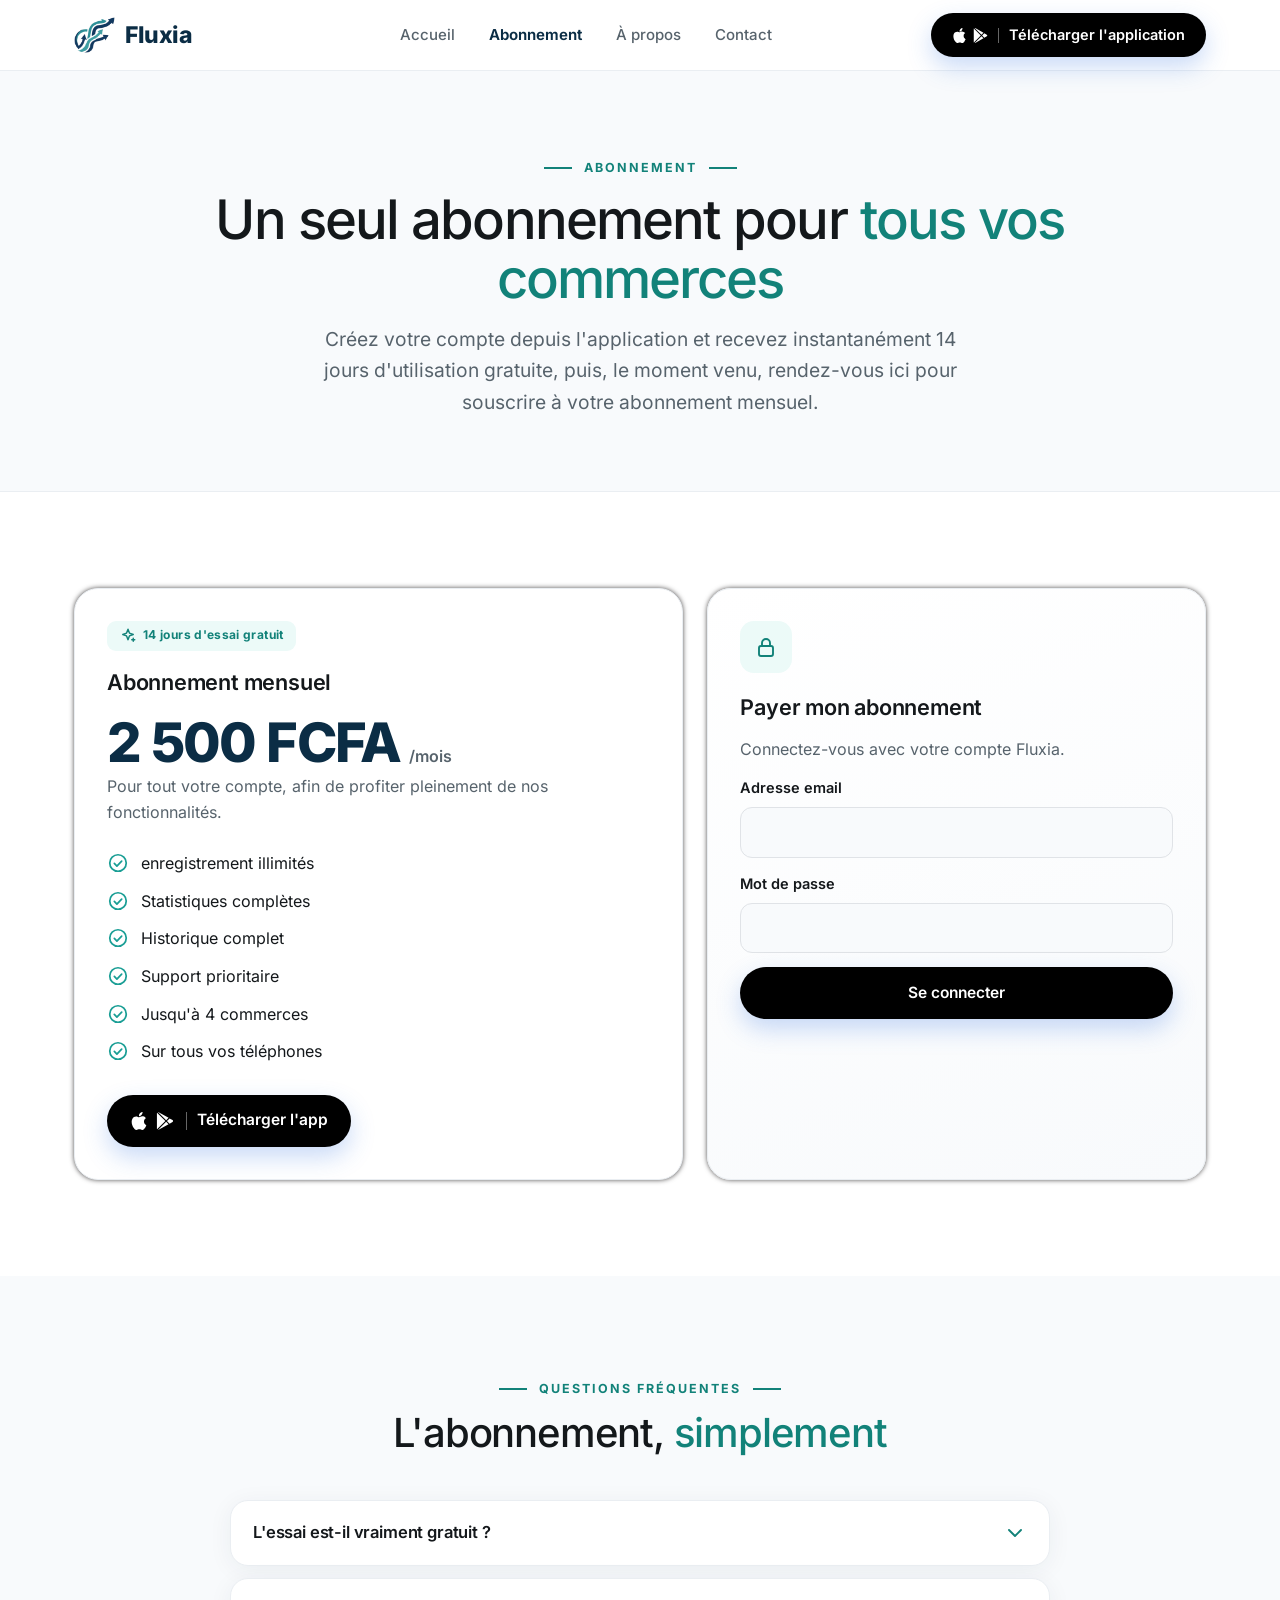
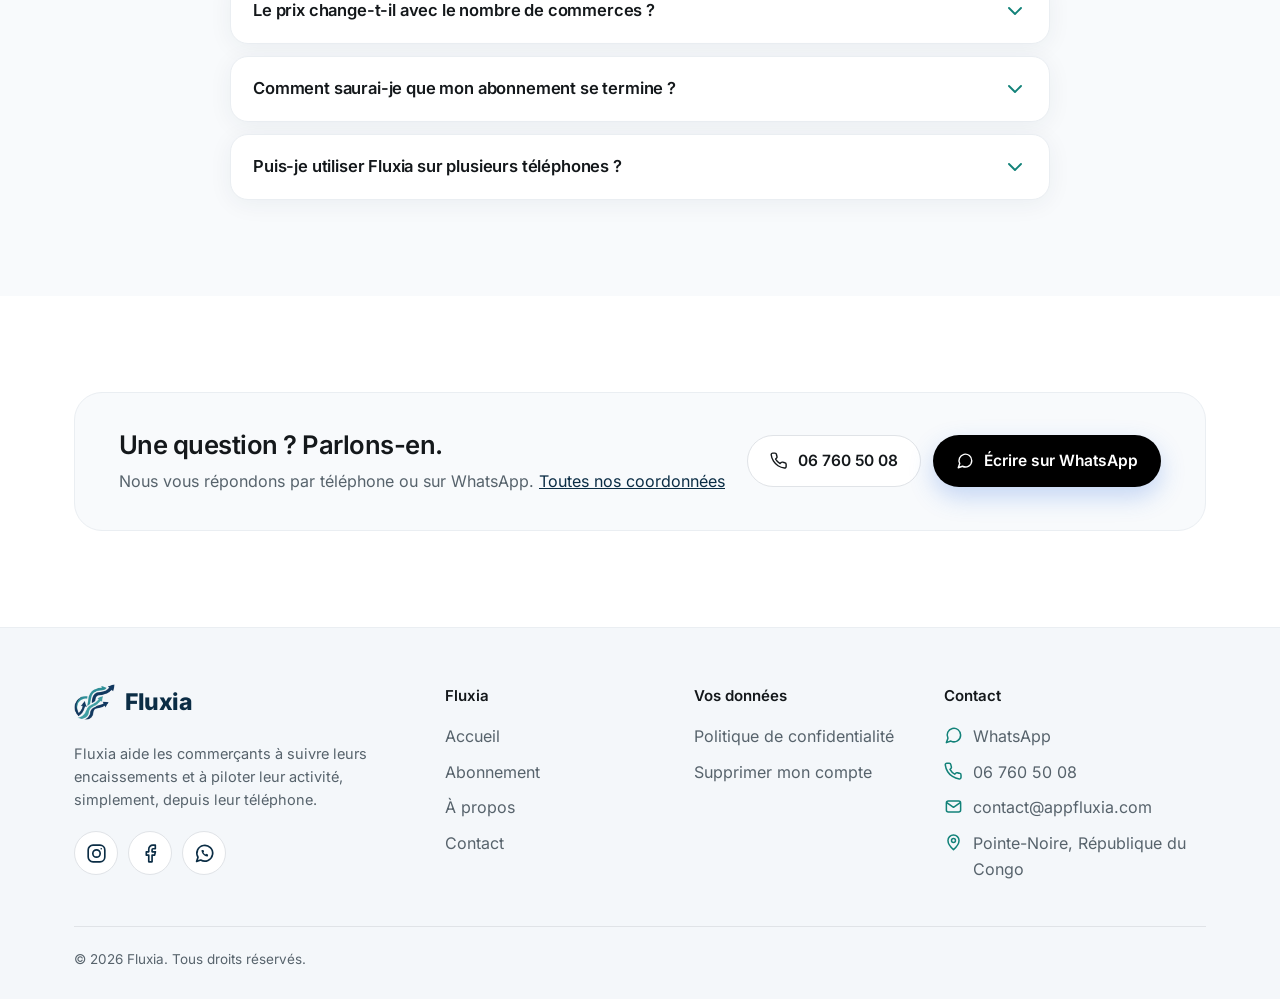
<file: abonnement.html>
<!doctype html>
<html lang="fr">
<head>
  <meta charset="utf-8">
  <meta name="viewport" content="width=device-width, initial-scale=1">
  <!-- Paiement : seuls les scripts du site et le serveur Fluxia sont permis. -->
  <meta http-equiv="Content-Security-Policy" content="default-src 'none'; script-src 'self' 'sha256-/x7W7R75k8Roq0WaVRQX9blP4OufE5xbAdzklGxsgpw='; style-src 'self' 'unsafe-inline'; img-src 'self' data:; font-src 'self'; connect-src https://xgryvsihnewjbutxahzf.supabase.co; base-uri 'none'; form-action 'none'">
  <title>Abonnement · Fluxia</title>
  <meta name="description" content="14 jours d'essai gratuit, puis 2 500 FCFA par mois pour tout votre compte Fluxia, jusqu'à 4 commerces.">
  <meta name="theme-color" content="#0B2D45">
  <meta property="og:type" content="website">
  <meta property="og:locale" content="fr_FR">
  <meta property="og:site_name" content="Fluxia">
  <meta property="og:url" content="https://appfluxia.com/abonnement.html">
  <meta property="og:image" content="https://appfluxia.com/images/apercu-partage.png">
  <meta property="og:image:width" content="800">
  <meta property="og:image:height" content="420">
  <link rel="canonical" href="https://appfluxia.com/abonnement.html">
  <meta property="og:title" content="L'abonnement Fluxia : un seul prix pour tous vos commerces">
  <meta property="og:description" content="14 jours d'essai gratuit, puis 2 500 FCFA par mois, jusqu'à 4 commerces.">
  <link rel="icon" type="image/png" sizes="32x32" href="images/icone-32.png">
  <link rel="apple-touch-icon" href="images/icone-180.png">
  <link rel="stylesheet" href="css/style.css">
  <script>document.documentElement.classList.add('js');</script>
  <script src="js/site.js" defer></script>
  <script src="js/paiement.js" defer></script>
</head>
<body>
  <a class="lien-evitement" href="#contenu">Aller au contenu</a>

  <header class="entete" data-entete>
    <div class="conteneur entete-barre">
      <a class="marque" href="index.html" aria-label="Fluxia, accueil">
        <img src="images/logo.png" alt="" width="41" height="36">
        <span>Fluxia</span>
      </a>
      <nav class="nav" id="menu-principal" aria-label="Menu principal">
        <ul class="nav-liens">
          <li><a href="index.html">Accueil</a></li>
          <li><a href="abonnement.html" aria-current="page">Abonnement</a></li>
          <li><a href="a-propos.html">À propos</a></li>
          <li><a href="contact.html">Contact</a></li>
        </ul>
        <div class="nav-actions">
          <a class="bouton bouton-plein bouton-petit" href="https://wa.me/242067605008?text=Bonjour%2C%20pr%C3%A9venez-moi%20quand%20l%27application%20Fluxia%20sera%20disponible%2C%20s%27il%20vous%20pla%C3%AEt." data-fenetre="sortie">
            <span class="logos-stores" aria-hidden="true">
              <svg class="icone"><use href="#i-apple"></use></svg>
              <svg class="icone"><use href="#i-google-play"></use></svg>
            </span>
            Télécharger l'application
          </a>
        </div>
      </nav>
      <button class="nav-bascule" type="button" aria-expanded="false" aria-controls="menu-principal" aria-label="Ouvrir le menu" data-nav-bascule>
        <svg class="icone icone-ouvrir" aria-hidden="true"><use href="#i-menu"></use></svg>
        <svg class="icone icone-fermer" aria-hidden="true"><use href="#i-fermer"></use></svg>
      </button>
    </div>
  </header>

  <main id="contenu">

    <section class="entete-page">
      <div class="conteneur" data-apparition>
        <p class="surtitre surtitre--centre">Abonnement</p>
        <h1 class="titre-1">Un seul abonnement pour <span class="mot-couleur">tous vos commerces</span></h1>
        <p class="chapeau">Créez votre compte depuis l'application et recevez instantanément 14 jours d'utilisation gratuite, puis, le moment venu, rendez-vous ici pour souscrire à votre abonnement mensuel.</p>
      </div>
    </section>

    <section class="section">
      <div class="conteneur tarifs">
        <div class="carte carte-tarif" data-apparition>
          <span class="etiquette-bientot etiquette-bientot--menthe">
            <svg class="icone icone-petite" aria-hidden="true"><use href="#i-etincelle"></use></svg>
            14 jours d'essai gratuit
          </span>
          <h2 class="titre-3">Abonnement mensuel</h2>
          <p class="prix"><strong>2&nbsp;500&nbsp;FCFA</strong><span>/mois</span></p>
          <p class="texte-doux" style="margin: 0">Pour tout votre compte, afin de profiter pleinement de nos fonctionnalités.</p>
          <ul class="liste-coches">
            <li><svg class="icone" aria-hidden="true"><use href="#i-coche-cercle"></use></svg>enregistrement  illimités</li>
            <li><svg class="icone" aria-hidden="true"><use href="#i-coche-cercle"></use></svg>Statistiques complètes</li>
            <li><svg class="icone" aria-hidden="true"><use href="#i-coche-cercle"></use></svg>Historique complet</li>
            <li><svg class="icone" aria-hidden="true"><use href="#i-coche-cercle"></use></svg>Support prioritaire</li>
            <li><svg class="icone" aria-hidden="true"><use href="#i-coche-cercle"></use></svg>Jusqu'à 4 commerces</li>
            <li><svg class="icone" aria-hidden="true"><use href="#i-coche-cercle"></use></svg>Sur tous vos téléphones</li>
          </ul>
          <a class="bouton bouton-plein" href="https://wa.me/242067605008?text=Bonjour%2C%20pr%C3%A9venez-moi%20quand%20l%27application%20Fluxia%20sera%20disponible%2C%20s%27il%20vous%20pla%C3%AEt." data-fenetre="sortie">
            <span class="logos-stores" aria-hidden="true">
              <svg class="icone"><use href="#i-apple"></use></svg>
              <svg class="icone"><use href="#i-google-play"></use></svg>
            </span>
            Télécharger l'app
          </a>
        </div>

        <!-- Paiement de l'abonnement (js/paiement.js) -->
        <div class="carte carte-paiement" id="paiement" data-paiement data-apparition style="--delai: 1">
          <div class="paiement-indisponible" data-etat="indisponible">
            <span class="icone-carre icone-carre--doux"><svg class="icone" aria-hidden="true"><use href="#i-carte"></use></svg></span>
            <h2 class="titre-3">Payer mon abonnement</h2>
            <p>Paiement indisponible.</p>
            <p>Une question sur votre abonnement&nbsp;?</p>
            <a class="bouton bouton-plein" href="https://wa.me/242067605008?text=Bonjour%2C%20j%27ai%20une%20question%20sur%20mon%20abonnement%20Fluxia." target="_blank" rel="noopener">
              <svg class="icone icone-petite" aria-hidden="true"><use href="#i-message"></use></svg>
              Écrire sur WhatsApp
            </a>
          </div>

          <div class="paiement-etape" data-etat="chargement" hidden>
            <span class="icone-carre icone-carre--doux"><svg class="icone" aria-hidden="true"><use href="#i-carte"></use></svg></span>
            <h2 class="titre-3">Payer mon abonnement</h2>
            <p>Un instant…</p>
          </div>

          <form class="paiement-etape" data-etat="connexion" method="post" novalidate hidden>
            <span class="icone-carre icone-carre--doux"><svg class="icone" aria-hidden="true"><use href="#i-cadenas"></use></svg></span>
            <h2 class="titre-3">Payer mon abonnement</h2>
            <p>Connectez-vous avec votre compte Fluxia.</p>
            <div class="champ">
              <label for="paiement-email">Adresse email</label>
              <input id="paiement-email" name="email" type="email" autocomplete="email" inputmode="email" required aria-describedby="paiement-email-erreur">
              <p class="champ-erreur" id="paiement-email-erreur" hidden></p>
            </div>
            <div class="champ">
              <label for="paiement-mot-de-passe">Mot de passe</label>
              <input id="paiement-mot-de-passe" name="mot-de-passe" type="password" autocomplete="current-password" required aria-describedby="paiement-mot-de-passe-erreur">
              <p class="champ-erreur" id="paiement-mot-de-passe-erreur" hidden></p>
            </div>
            <button class="bouton bouton-plein bouton-bloc" type="submit">Se connecter</button>
          </form>

          <div class="paiement-etape" data-etat="compte" hidden>
            <span class="icone-carre icone-carre--doux"><svg class="icone" aria-hidden="true"><use href="#i-carte"></use></svg></span>
            <h2 class="titre-3">Payer mon abonnement</h2>
            <p class="paiement-connecte">Connecté avec <strong data-email></strong>. <button class="lien-bouton" type="button" data-deconnecter>Se déconnecter</button></p>
            <div class="paiement-etat" data-abonnement>
              <strong data-abonnement-titre></strong>
            </div>
            <button class="bouton bouton-plein bouton-bloc" type="button" data-payer>Payer 2&nbsp;500&nbsp;FCFA (1&nbsp;mois)</button>
            <p class="paiement-note">Paiement non remboursable.</p>
            <div class="paiement-historique">
              <h3>Vos paiements</h3>
              <ul data-historique hidden></ul>
              <p data-historique-vide>Aucun paiement.</p>
            </div>
          </div>

          <div class="paiement-etape" data-etat="verification" hidden>
            <span class="icone-carre icone-carre--doux"><svg class="icone" aria-hidden="true"><use href="#i-horloge"></use></svg></span>
            <h2 class="titre-3">Vérification du paiement…</h2>
          </div>

          <div class="paiement-etape" data-etat="paye" hidden>
            <span class="icone-carre icone-carre--doux"><svg class="icone" aria-hidden="true"><use href="#i-coche-cercle"></use></svg></span>
            <h2 class="titre-3">Paiement confirmé</h2>
            <p data-paye-texte>Votre abonnement est prolongé d'un mois.</p>
          </div>

          <div class="paiement-etape" data-etat="en-attente" hidden>
            <span class="icone-carre icone-carre--doux"><svg class="icone" aria-hidden="true"><use href="#i-horloge"></use></svg></span>
            <h2 class="titre-3">Paiement en attente de confirmation</h2>
            <button class="bouton bouton-plein bouton-bloc" type="button" data-reverifier>Vérifier à nouveau</button>
            <button class="bouton bouton-contour bouton-bloc" type="button" data-retour-compte>Retour</button>
          </div>

          <div class="paiement-etape" data-etat="non-abouti" hidden>
            <span class="icone-carre icone-carre--doux"><svg class="icone" aria-hidden="true"><use href="#i-croix-cercle"></use></svg></span>
            <h2 class="titre-3">Paiement non effectué</h2>
            <p>Aucun montant n'a été prélevé.</p>
            <button class="bouton bouton-plein bouton-bloc" type="button" data-retour-compte>Réessayer</button>
          </div>

          <div class="paiement-etape" data-etat="a-verifier" hidden>
            <span class="icone-carre icone-carre--doux"><svg class="icone" aria-hidden="true"><use href="#i-info"></use></svg></span>
            <h2 class="titre-3">Paiement en cours de vérification</h2>
            <a class="bouton bouton-plein bouton-bloc" href="https://wa.me/242067605008?text=Bonjour%2C%20mon%20paiement%20d%27abonnement%20Fluxia%20est%20%C3%A0%20v%C3%A9rifier." target="_blank" rel="noopener">
              <svg class="icone icone-petite" aria-hidden="true"><use href="#i-message"></use></svg>
              Écrire sur WhatsApp
            </a>
          </div>

          <div class="formulaire-statut" role="status" tabindex="-1" hidden data-statut>
            <svg class="icone" aria-hidden="true"><use href="#i-info"></use></svg>
            <div><p data-statut-texte></p></div>
          </div>
        </div>
      </div>
    </section>

    <section class="section section--claire">
      <div class="conteneur">
        <div class="entete-section" data-apparition>
          <p class="surtitre surtitre--centre">Questions fréquentes</p>
          <h2 class="titre-2">L'abonnement, <span class="mot-couleur">simplement</span></h2>
        </div>
        <div class="faq" data-apparition>
          <details>
            <summary>L'essai est-il vraiment gratuit&nbsp;?<svg class="icone" aria-hidden="true"><use href="#i-chevron-bas"></use></svg></summary>
            <p>Oui&nbsp;: 14 jours, sans rien payer à l'avance. Il est offert une fois par adresse email.</p>
          </details>
          <details>
            <summary>Le prix change-t-il avec le nombre de commerces&nbsp;?<svg class="icone" aria-hidden="true"><use href="#i-chevron-bas"></use></svg></summary>
            <p>Non. 2&nbsp;500 FCFA par mois couvrent tout votre compte, jusqu'à 4 commerces.</p>
          </details>
          <details>
            <summary>Comment saurai-je que mon abonnement se termine&nbsp;?<svg class="icone" aria-hidden="true"><use href="#i-chevron-bas"></use></svg></summary>
            <p>Fluxia vous envoie une notification 3 jours avant, la veille et le jour même. La date de fin est aussi visible dans l'application, rubrique Abonnement.</p>
          </details>
          <details>
            <summary>Puis-je utiliser Fluxia sur plusieurs téléphones&nbsp;?<svg class="icone" aria-hidden="true"><use href="#i-chevron-bas"></use></svg></summary>
            <p>Oui, sans supplément&nbsp;: connectez-vous avec le même compte, et vos chiffres restent à jour sur chacun d'eux.</p>
          </details>
        </div>
      </div>
    </section>

    <section class="section">
      <div class="conteneur">
        <div class="bandeau-contact" data-apparition>
          <div>
            <h2>Une question&nbsp;? Parlons-en.</h2>
            <p>Nous vous répondons par téléphone ou sur WhatsApp. <a href="contact.html">Toutes nos coordonnées</a></p>
          </div>
          <div class="bandeau-contact-actions">
            <a class="bouton bouton-contour" href="tel:+242067605008">
              <svg class="icone icone-petite" aria-hidden="true"><use href="#i-appel"></use></svg>
              06&nbsp;760&nbsp;50&nbsp;08
            </a>
            <a class="bouton bouton-plein" href="https://wa.me/242067605008?text=Bonjour%2C%20j%27ai%20une%20question%20sur%20Fluxia." target="_blank" rel="noopener">
              <svg class="icone icone-petite" aria-hidden="true"><use href="#i-message"></use></svg>
              Écrire sur WhatsApp
            </a>
          </div>
        </div>
      </div>
    </section>

  </main>

  <footer class="pied">
    <div class="conteneur">
      <div class="pied-grille">
        <div>
          <a class="marque" href="index.html" aria-label="Fluxia, accueil">
            <img src="images/logo.png" alt="" width="41" height="36">
            <span>Fluxia</span>
          </a>
          <p class="pied-description">Fluxia aide les commerçants à suivre leurs encaissements et à piloter leur activité, simplement, depuis leur téléphone.</p>
          <ul class="pied-reseaux" aria-label="Fluxia sur les réseaux sociaux">
            <!-- Adresses à venir : remplacer href="#" par l'adresse de la page, et retirer data-reseau-a-venir. -->
            <li>
              <a href="#" data-reseau-a-venir>
                <svg class="icone" aria-hidden="true"><use href="#i-instagram"></use></svg>
                <span class="visuellement-cache">Fluxia sur Instagram</span>
              </a>
            </li>
            <li>
              <a href="#" data-reseau-a-venir>
                <svg class="icone" aria-hidden="true"><use href="#i-facebook"></use></svg>
                <span class="visuellement-cache">Fluxia sur Facebook</span>
              </a>
            </li>
            <li>
              <a href="https://wa.me/242067605008">
                <svg class="icone" aria-hidden="true"><use href="#i-whatsapp"></use></svg>
                <span class="visuellement-cache">Fluxia sur WhatsApp</span>
              </a>
            </li>
          </ul>
        </div>
        <div>
          <h2>Fluxia</h2>
          <ul>
            <li><a href="index.html">Accueil</a></li>
            <li><a href="abonnement.html">Abonnement</a></li>
            <li><a href="a-propos.html">À propos</a></li>
            <li><a href="contact.html">Contact</a></li>
          </ul>
        </div>
        <div>
          <h2>Vos données</h2>
          <ul>
            <li><a href="politique-confidentialite.html">Politique de confidentialité</a></li>
            <li><a href="suppression-compte.html">Supprimer mon compte</a></li>
          </ul>
        </div>
        <div>
          <h2>Contact</h2>
          <ul class="pied-contact">
            <li><svg class="icone" aria-hidden="true"><use href="#i-message"></use></svg><a href="https://wa.me/242067605008">WhatsApp</a></li>
            <li><svg class="icone" aria-hidden="true"><use href="#i-appel"></use></svg><a href="tel:+242067605008">06&nbsp;760&nbsp;50&nbsp;08</a></li>
            <li><svg class="icone" aria-hidden="true"><use href="#i-email"></use></svg><a href="mailto:contact@appfluxia.com">contact@appfluxia.com</a></li>
            <li><svg class="icone" aria-hidden="true"><use href="#i-position"></use></svg><span>Pointe-Noire, République du Congo</span></li>
          </ul>
        </div>
      </div>
      <div class="pied-bas">
        <p>© <span data-annee>2026</span> Fluxia. Tous droits réservés.</p>

      </div>
    </div>
  </footer>
</body>
</html>
</file>
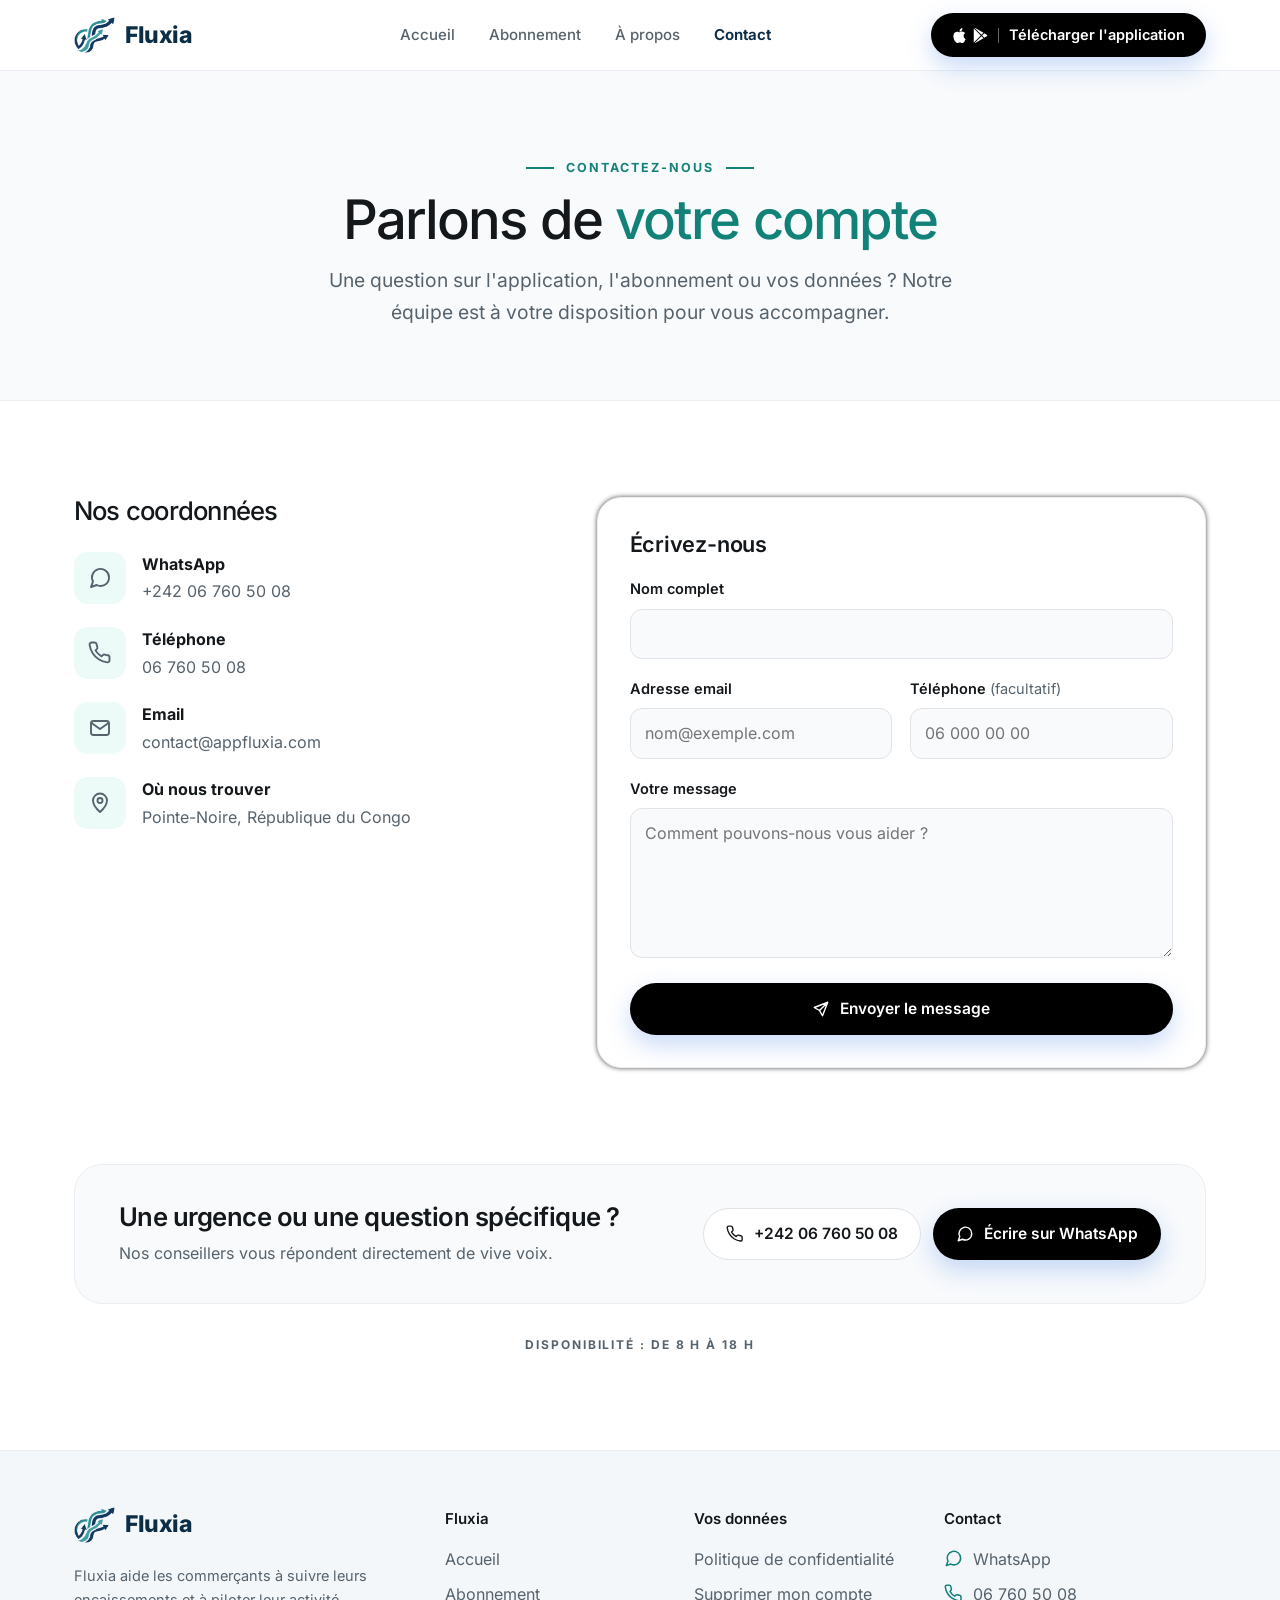
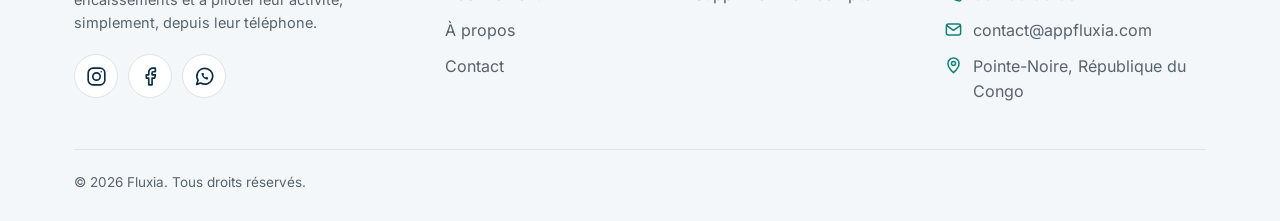
<file: contact.html>
<!doctype html>
<html lang="fr">
  <head>
    <meta charset="utf-8" />
    <meta name="viewport" content="width=device-width, initial-scale=1" />
    <title>Contact · Fluxia</title>
    <meta
      name="description"
      content="Une question sur Fluxia, l'abonnement ou vos données ? Contactez-nous par téléphone ou sur WhatsApp."
    />
    <meta name="theme-color" content="#0B2D45" />
    <meta property="og:type" content="website" />
    <meta property="og:locale" content="fr_FR" />
    <meta property="og:site_name" content="Fluxia" />
    <meta property="og:url" content="https://appfluxia.com/contact.html" />
    <meta property="og:image" content="https://appfluxia.com/images/apercu-partage.png" />
    <meta property="og:image:width" content="800" />
    <meta property="og:image:height" content="420" />
    <link rel="canonical" href="https://appfluxia.com/contact.html" />
    <meta property="og:title" content="Contacter Fluxia" />
    <meta property="og:description" content="Par téléphone ou sur WhatsApp." />
    <link
      rel="icon"
      type="image/png"
      sizes="32x32"
      href="images/icone-32.png"
    />
    <link rel="apple-touch-icon" href="images/icone-180.png" />
    <link rel="stylesheet" href="css/style.css" />
    <script>
      document.documentElement.classList.add("js");
    </script>
    <script src="js/site.js" defer></script>
  </head>
  <body>
    <a class="lien-evitement" href="#contenu">Aller au contenu</a>

    <header class="entete" data-entete>
      <div class="conteneur entete-barre">
        <a class="marque" href="index.html" aria-label="Fluxia, accueil">
          <img src="images/logo.png" alt="" width="41" height="36" />
          <span>Fluxia</span>
        </a>
        <nav class="nav" id="menu-principal" aria-label="Menu principal">
          <ul class="nav-liens">
            <li><a href="index.html">Accueil</a></li>
            <li><a href="abonnement.html">Abonnement</a></li>
            <li><a href="a-propos.html">À propos</a></li>
            <li><a href="contact.html" aria-current="page">Contact</a></li>
          </ul>
          <div class="nav-actions">
            <a
              class="bouton bouton-plein bouton-petit"
              href="https://wa.me/242067605008?text=Bonjour%2C%20pr%C3%A9venez-moi%20quand%20l%27application%20Fluxia%20sera%20disponible%2C%20s%27il%20vous%20pla%C3%AEt."
              data-fenetre="sortie"
            >
              <span class="logos-stores" aria-hidden="true">
                <svg class="icone"><use href="#i-apple"></use></svg>
                <svg class="icone"><use href="#i-google-play"></use></svg>
              </span>
              Télécharger l'application
            </a>
          </div>
        </nav>
        <button
          class="nav-bascule"
          type="button"
          aria-expanded="false"
          aria-controls="menu-principal"
          aria-label="Ouvrir le menu"
          data-nav-bascule
        >
          <svg class="icone icone-ouvrir" aria-hidden="true">
            <use href="#i-menu"></use>
          </svg>
          <svg class="icone icone-fermer" aria-hidden="true">
            <use href="#i-fermer"></use>
          </svg>
        </button>
      </div>
    </header>

    <main id="contenu">
      <section class="entete-page">
        <div class="conteneur" data-apparition>
          <p class="surtitre surtitre--centre">Contactez-nous</p>
          <h1 class="titre-1">
            Parlons de <span class="mot-couleur">votre compte</span>
          </h1>
          <p class="chapeau">
            Une question sur l'application, l'abonnement ou vos données&nbsp;?
            Notre équipe est à votre disposition pour vous accompagner.
          </p>
        </div>
      </section>

      <section class="section">
        <div class="conteneur contact-grille">
          <div data-apparition>
            <h2 class="titre-2" style="font-size: 1.6rem">Nos coordonnées</h2>
            <ul class="coordonnees">
              <li class="coordonnee">
                <span class="icone-carre icone-carre--doux"
                  ><svg class="icone" aria-hidden="true">
                    <use href="#i-message"></use></svg
                ></span>
                <div>
                  <strong>WhatsApp</strong>
                  <a
                    href="https://wa.me/242067605008?text=Bonjour%2C%20j%27ai%20une%20question%20sur%20Fluxia."
                    target="_blank"
                    rel="noopener"
                    >+242&nbsp;06&nbsp;760&nbsp;50&nbsp;08</a
                  >
                </div>
              </li>
              <li class="coordonnee">
                <span class="icone-carre icone-carre--doux"
                  ><svg class="icone" aria-hidden="true">
                    <use href="#i-appel"></use></svg
                ></span>
                <div>
                  <strong>Téléphone</strong>
                  <a href="tel:+242067605008">06&nbsp;760&nbsp;50&nbsp;08</a>
                </div>
              </li>
              <li class="coordonnee">
                <span class="icone-carre icone-carre--doux"
                  ><svg class="icone" aria-hidden="true">
                    <use href="#i-email"></use></svg
                ></span>
                <div>
                  <strong>Email</strong>
                  <a href="mailto:contact@appfluxia.com"
                    >contact@appfluxia.com</a
                  >
                </div>
              </li>
              <li class="coordonnee">
                <span class="icone-carre icone-carre--doux"
                  ><svg class="icone" aria-hidden="true">
                    <use href="#i-position"></use></svg
                ></span>
                <div>
                  <strong>Où nous trouver</strong>
                  <span>Pointe-Noire, République du Congo</span>
                </div>
              </li>
            </ul>
          </div>

          <!-- Formulaire de contact : js/site.js vérifie la saisie, puis
             l'envoie à la fonction serveur Fluxia « envoyer-message-contact »
             (Supabase), qui revérifie tout et l'envoie par email à
             contact@appfluxia.com avec Resend. Aucun secret n'est dans le
             site, et le site n'enregistre rien. Sans JavaScript, le bouton
             reste désactivé : WhatsApp, le téléphone et l'email sont à côté.
             Voir LISEZMOI.md. -->
          <form
            class="carte formulaire"
            action="#"
            novalidate
            data-formulaire-contact
            data-apparition
            style="--delai: 1"
          >
            <!-- Piège à robots : invisible pour un visiteur, qui le laisse
                 vide ; la fonction serveur ignore un message qui le remplit. -->
            <input
              type="text"
              name="site"
              class="visuellement-cache"
              tabindex="-1"
              autocomplete="off"
              aria-hidden="true"
            />
            <h2 class="titre-3">Écrivez-nous</h2>
            <div class="champ">
              <label for="nom">Nom complet</label>
              <input
                id="nom"
                name="nom"
                type="text"
                autocomplete="name"
                required
                data-verifier
                data-message-vide="Indiquez votre nom."
                aria-describedby="nom-erreur"
              />
              <p class="champ-erreur" id="nom-erreur" hidden></p>
            </div>
            <div class="formulaire-ligne">
              <div class="champ">
                <label for="email">Adresse email</label>
                <input
                  id="email"
                  name="email"
                  type="email"
                  autocomplete="email"
                  inputmode="email"
                  autocapitalize="off"
                  spellcheck="false"
                  placeholder="nom@exemple.com"
                  required
                  data-verifier
                  data-message-vide="Indiquez votre adresse email, pour que nous puissions vous répondre."
                  aria-describedby="email-erreur"
                />
                <p class="champ-erreur" id="email-erreur" hidden></p>
              </div>
              <div class="champ">
                <label for="telephone"
                  >Téléphone <span class="facultatif">(facultatif)</span></label
                >
                <input
                  id="telephone"
                  name="telephone"
                  type="tel"
                  autocomplete="tel"
                  inputmode="tel"
                  placeholder="06 000 00 00"
                  data-verifier
                  aria-describedby="telephone-erreur"
                />
                <p class="champ-erreur" id="telephone-erreur" hidden></p>
              </div>
            </div>
            <div class="champ">
              <label for="message">Votre message</label>
              <textarea
                id="message"
                name="message"
                required
                data-verifier
                data-message-vide="Écrivez votre message."
                placeholder="Comment pouvons-nous vous aider&nbsp;?"
                aria-describedby="message-erreur"
              ></textarea>
              <p class="champ-erreur" id="message-erreur" hidden></p>
            </div>
            <button class="bouton bouton-plein bouton-bloc" type="submit" disabled>
              <svg class="icone icone-petite" aria-hidden="true">
                <use href="#i-envoyer"></use>
              </svg>
              Envoyer le message
            </button>
            <noscript>
              <p>
                Pour envoyer ce formulaire, activez JavaScript, ou écrivez-nous
                sur WhatsApp au 06&nbsp;760&nbsp;50&nbsp;08.
              </p>
            </noscript>
            <div
              class="formulaire-statut"
              role="status"
              tabindex="-1"
              hidden
              data-statut
            >
              <!-- Le texte est écrit par js/site.js : message envoyé, ou
                   échec avec WhatsApp en secours. -->
              <svg class="icone" aria-hidden="true">
                <use href="#i-info" data-statut-icone></use>
              </svg>
              <div>
                <p data-statut-texte></p>
                <a
                  class="bouton bouton-plein bouton-petit"
                  href="https://wa.me/242067605008?text=Bonjour%2C%20j%27ai%20une%20question%20sur%20Fluxia."
                  target="_blank"
                  rel="noopener"
                  data-statut-whatsapp
                >
                  <svg class="icone icone-petite" aria-hidden="true">
                    <use href="#i-message"></use>
                  </svg>
                  Écrire sur WhatsApp
                </a>
              </div>
            </div>
          </form>
        </div>
      </section>

      <section class="section" style="padding-top: 0">
        <div class="conteneur">
          <div class="bandeau-contact" data-apparition>
            <div>
              <h2>Une urgence ou une question spécifique&nbsp;?</h2>
              <p>Nos conseillers vous répondent directement de vive voix.</p>
            </div>
            <div class="bandeau-contact-actions">
              <a class="bouton bouton-contour" href="tel:+242067605008">
                <svg class="icone icone-petite" aria-hidden="true">
                  <use href="#i-appel"></use>
                </svg>
                +242 06&nbsp;760&nbsp;50&nbsp;08
              </a>
              <a
                class="bouton bouton-plein"
                href="https://wa.me/242067605008?text=Bonjour%2C%20j%27ai%20une%20question%20sur%20Fluxia."
                target="_blank"
                rel="noopener"
              >
                <svg class="icone icone-petite" aria-hidden="true">
                  <use href="#i-message"></use>
                </svg>
                Écrire sur WhatsApp
              </a>
            </div>
          </div>
          <!-- Disponibilité confirmée le 20/10/2026 : de 8 h à 18 h. -->
          <p class="disponibilite">
            Disponibilité&nbsp;: de 8&nbsp;h à 18&nbsp;h
          </p>
        </div>
      </section>
    </main>

    <footer class="pied">
      <div class="conteneur">
        <div class="pied-grille">
          <div>
            <a class="marque" href="index.html" aria-label="Fluxia, accueil">
              <img src="images/logo.png" alt="" width="41" height="36" />
              <span>Fluxia</span>
            </a>
            <p class="pied-description">
              Fluxia aide les commerçants à suivre leurs encaissements et à
              piloter leur activité, simplement, depuis leur téléphone.
            </p>
            <ul
              class="pied-reseaux"
              aria-label="Fluxia sur les réseaux sociaux"
            >
              <!-- Adresses à venir : remplacer href="#" par l'adresse de la page, et retirer data-reseau-a-venir. -->
              <li>
                <a href="#" data-reseau-a-venir>
                  <svg class="icone" aria-hidden="true">
                    <use href="#i-instagram"></use>
                  </svg>
                  <span class="visuellement-cache">Fluxia sur Instagram</span>
                </a>
              </li>
              <li>
                <a href="#" data-reseau-a-venir>
                  <svg class="icone" aria-hidden="true">
                    <use href="#i-facebook"></use>
                  </svg>
                  <span class="visuellement-cache">Fluxia sur Facebook</span>
                </a>
              </li>
              <li>
                <a href="https://wa.me/242067605008">
                  <svg class="icone" aria-hidden="true">
                    <use href="#i-whatsapp"></use>
                  </svg>
                  <span class="visuellement-cache">Fluxia sur WhatsApp</span>
                </a>
              </li>
            </ul>
          </div>
          <div>
            <h2>Fluxia</h2>
            <ul>
              <li><a href="index.html">Accueil</a></li>
              <li><a href="abonnement.html">Abonnement</a></li>
              <li><a href="a-propos.html">À propos</a></li>
              <li><a href="contact.html">Contact</a></li>
            </ul>
          </div>
          <div>
            <h2>Vos données</h2>
            <ul>
              <li>
                <a href="politique-confidentialite.html"
                  >Politique de confidentialité</a
                >
              </li>
              <li>
                <a href="suppression-compte.html">Supprimer mon compte</a>
              </li>
            </ul>
          </div>
          <div>
            <h2>Contact</h2>
            <ul class="pied-contact">
              <li>
                <svg class="icone" aria-hidden="true">
                  <use href="#i-message"></use></svg
                ><a href="https://wa.me/242067605008">WhatsApp</a>
              </li>
              <li>
                <svg class="icone" aria-hidden="true">
                  <use href="#i-appel"></use></svg
                ><a href="tel:+242067605008">06&nbsp;760&nbsp;50&nbsp;08</a>
              </li>
              <li>
                <svg class="icone" aria-hidden="true">
                  <use href="#i-email"></use></svg
                ><a href="mailto:contact@appfluxia.com"
                  >contact@appfluxia.com</a
                >
              </li>
              <li>
                <svg class="icone" aria-hidden="true">
                  <use href="#i-position"></use></svg
                ><span>Pointe-Noire, République du Congo</span>
              </li>
            </ul>
          </div>
        </div>
        <div class="pied-bas">
          <p>© <span data-annee>2026</span> Fluxia. Tous droits réservés.</p>
        </div>
      </div>
    </footer>
  </body>
</html>
</file>
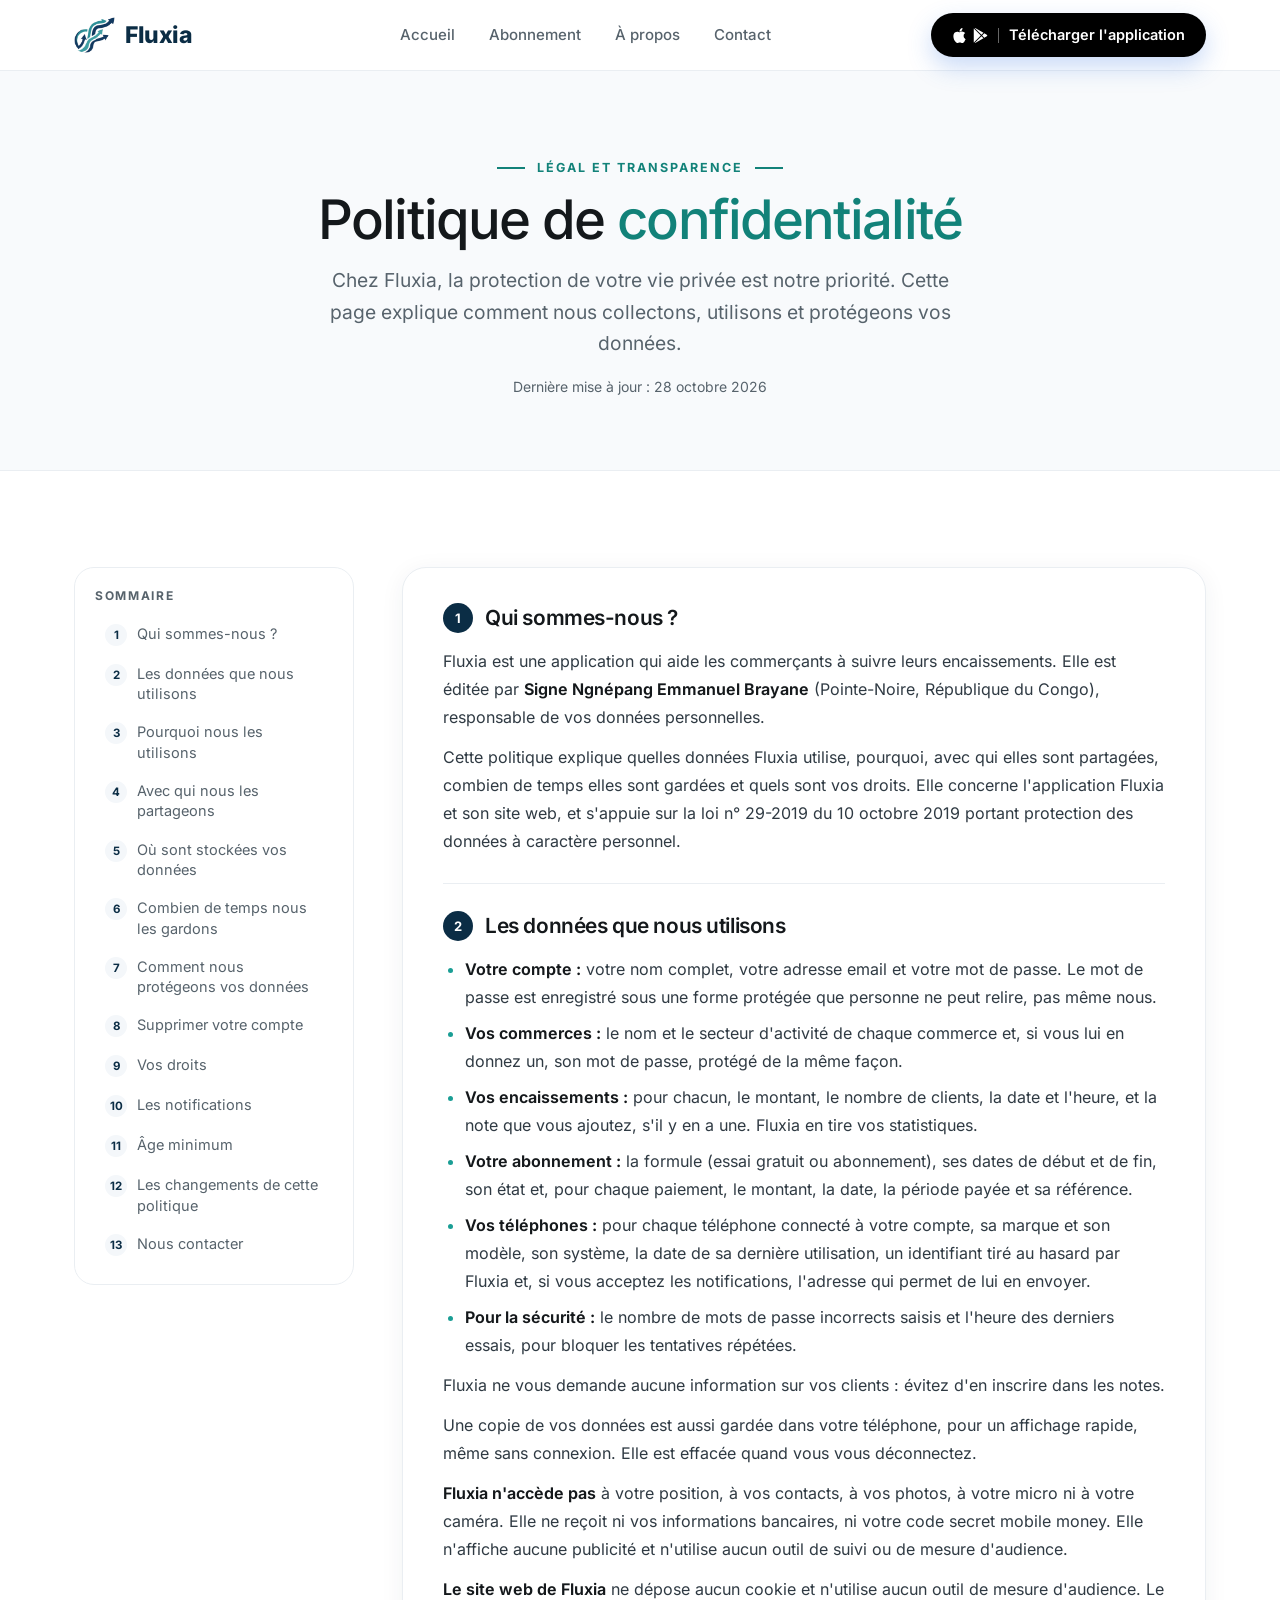
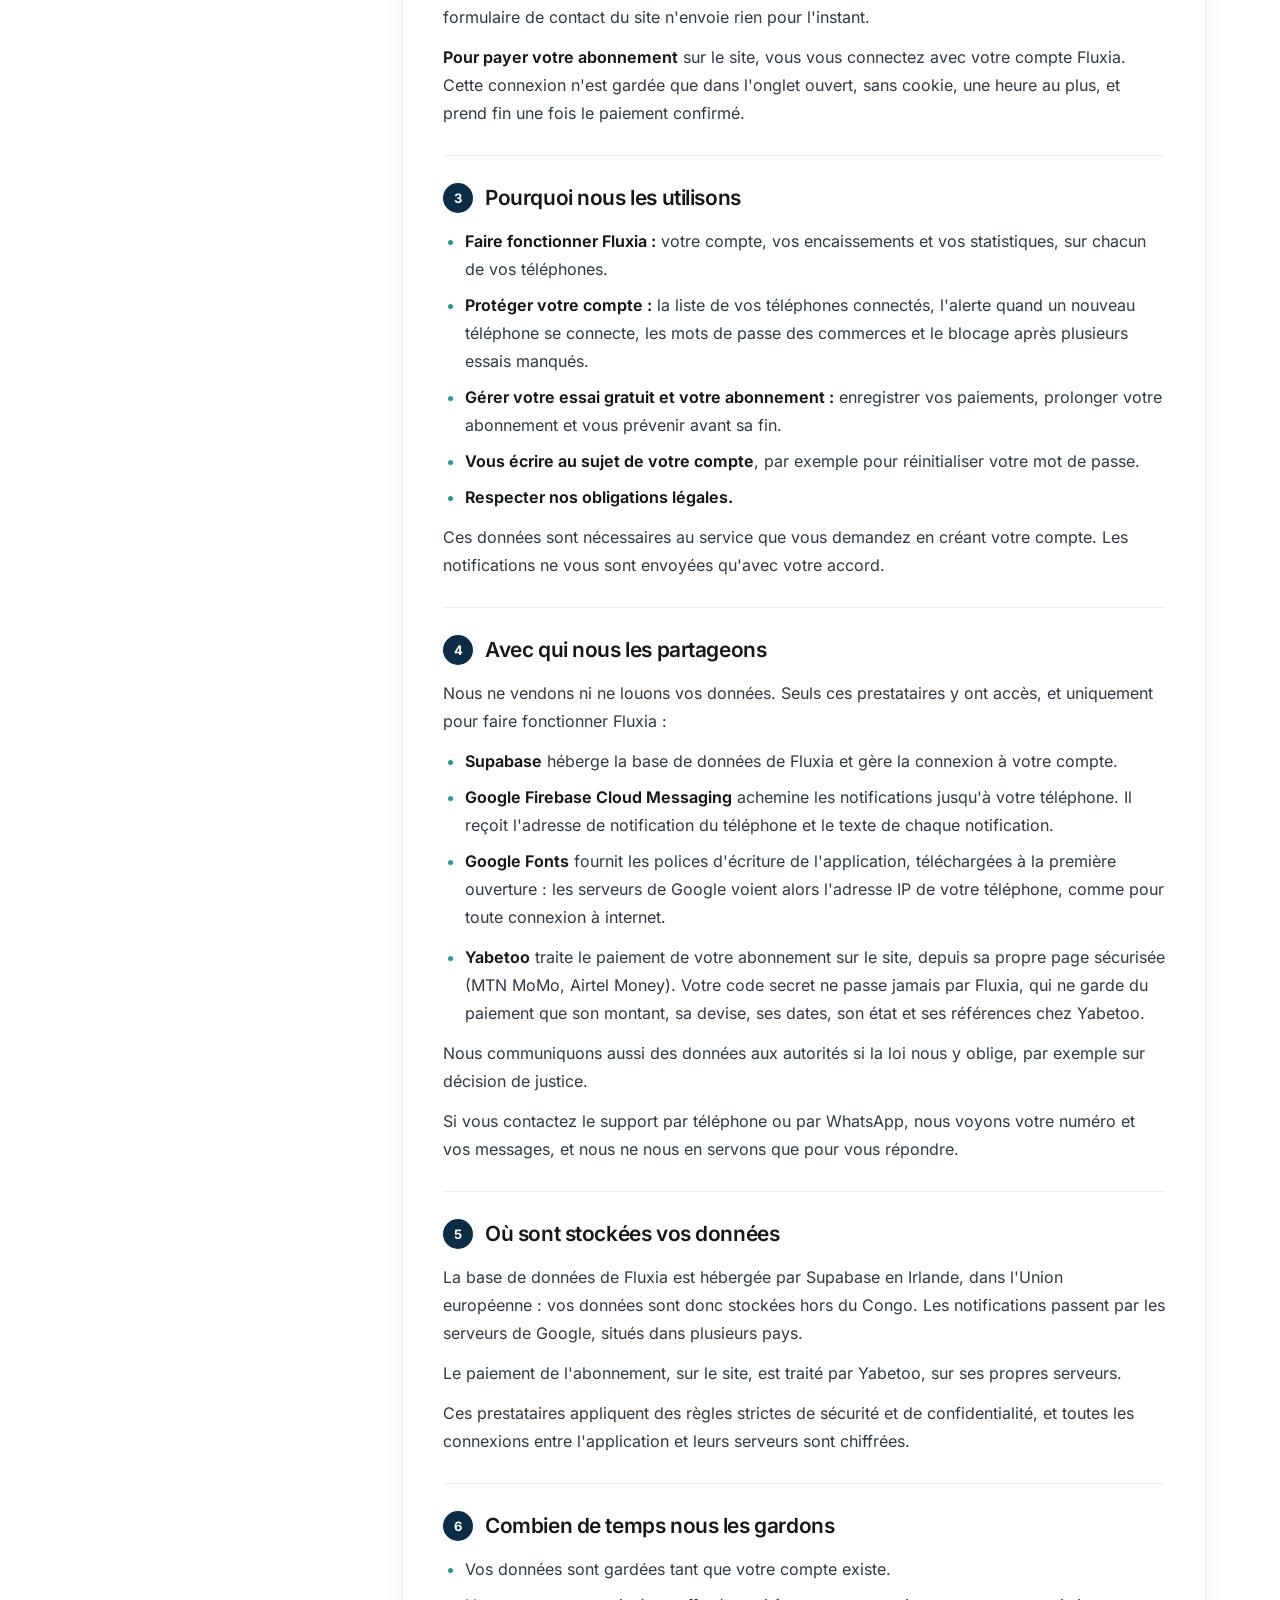
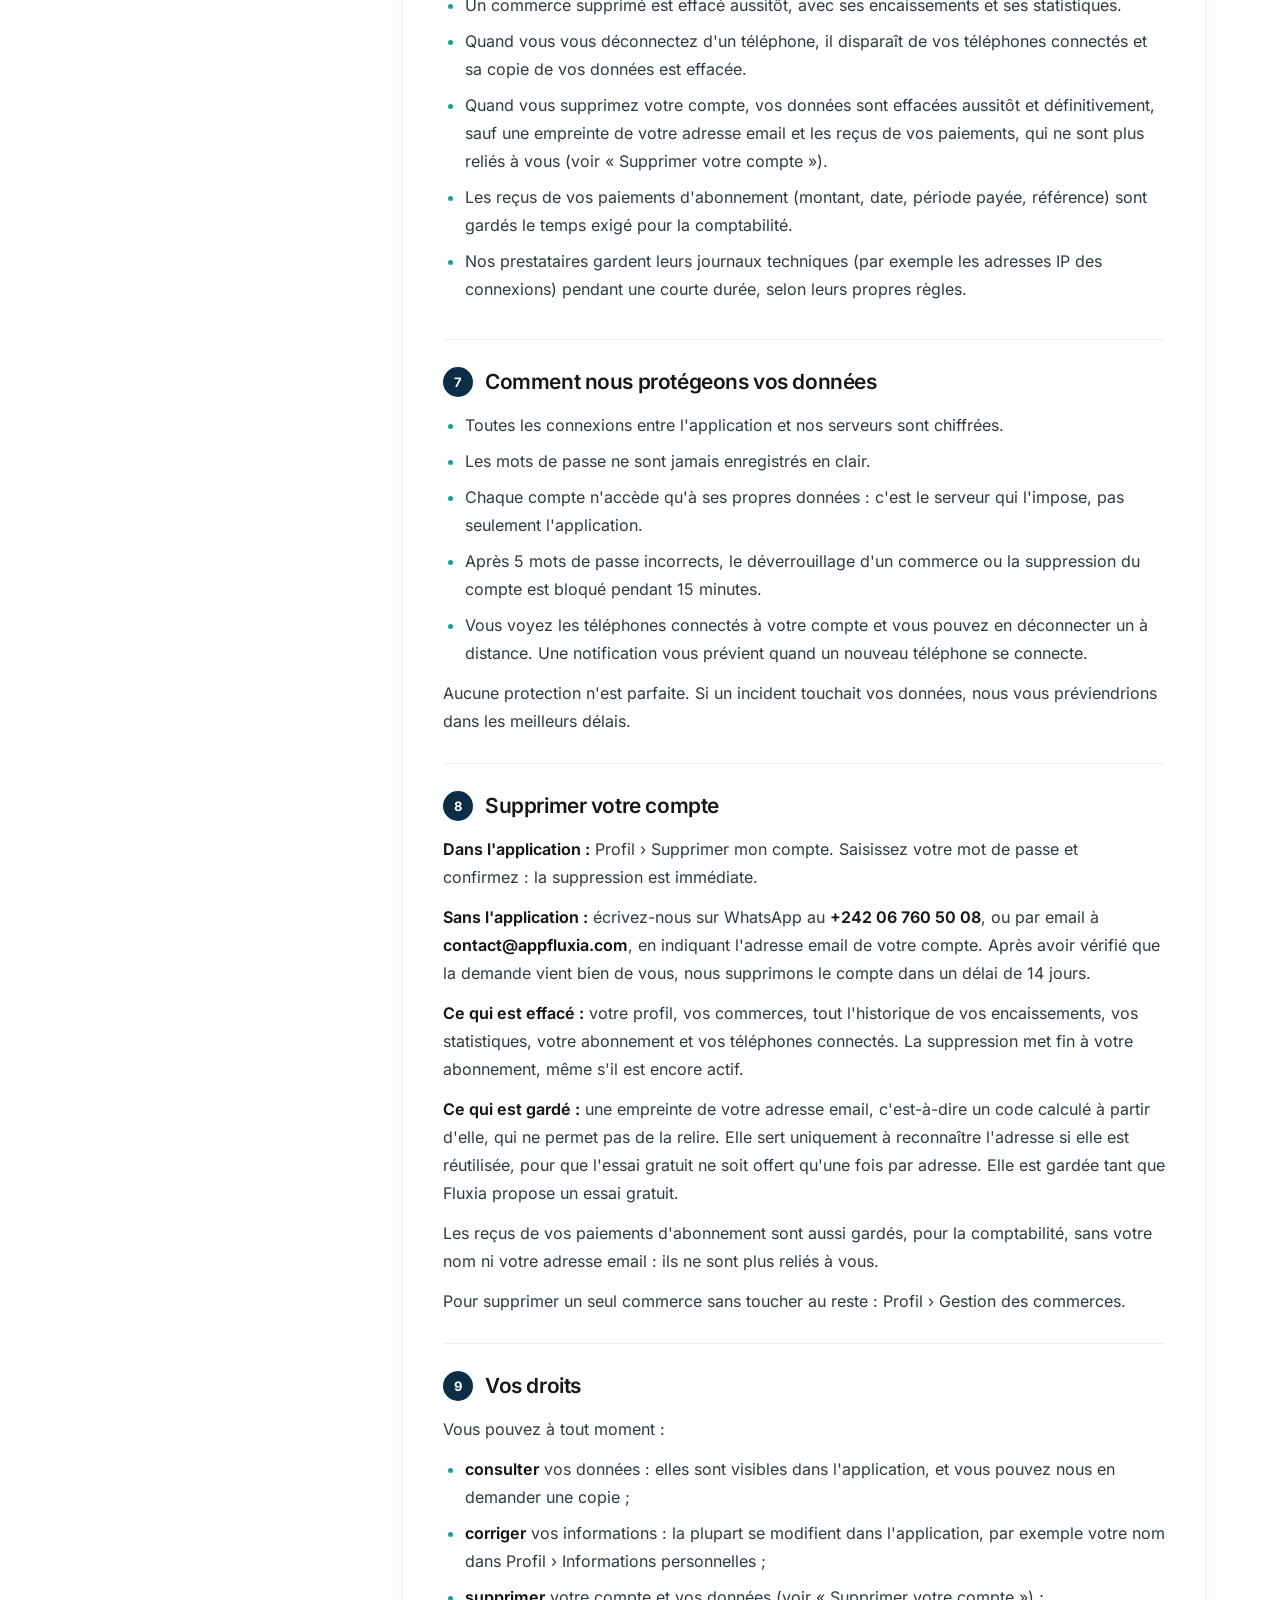
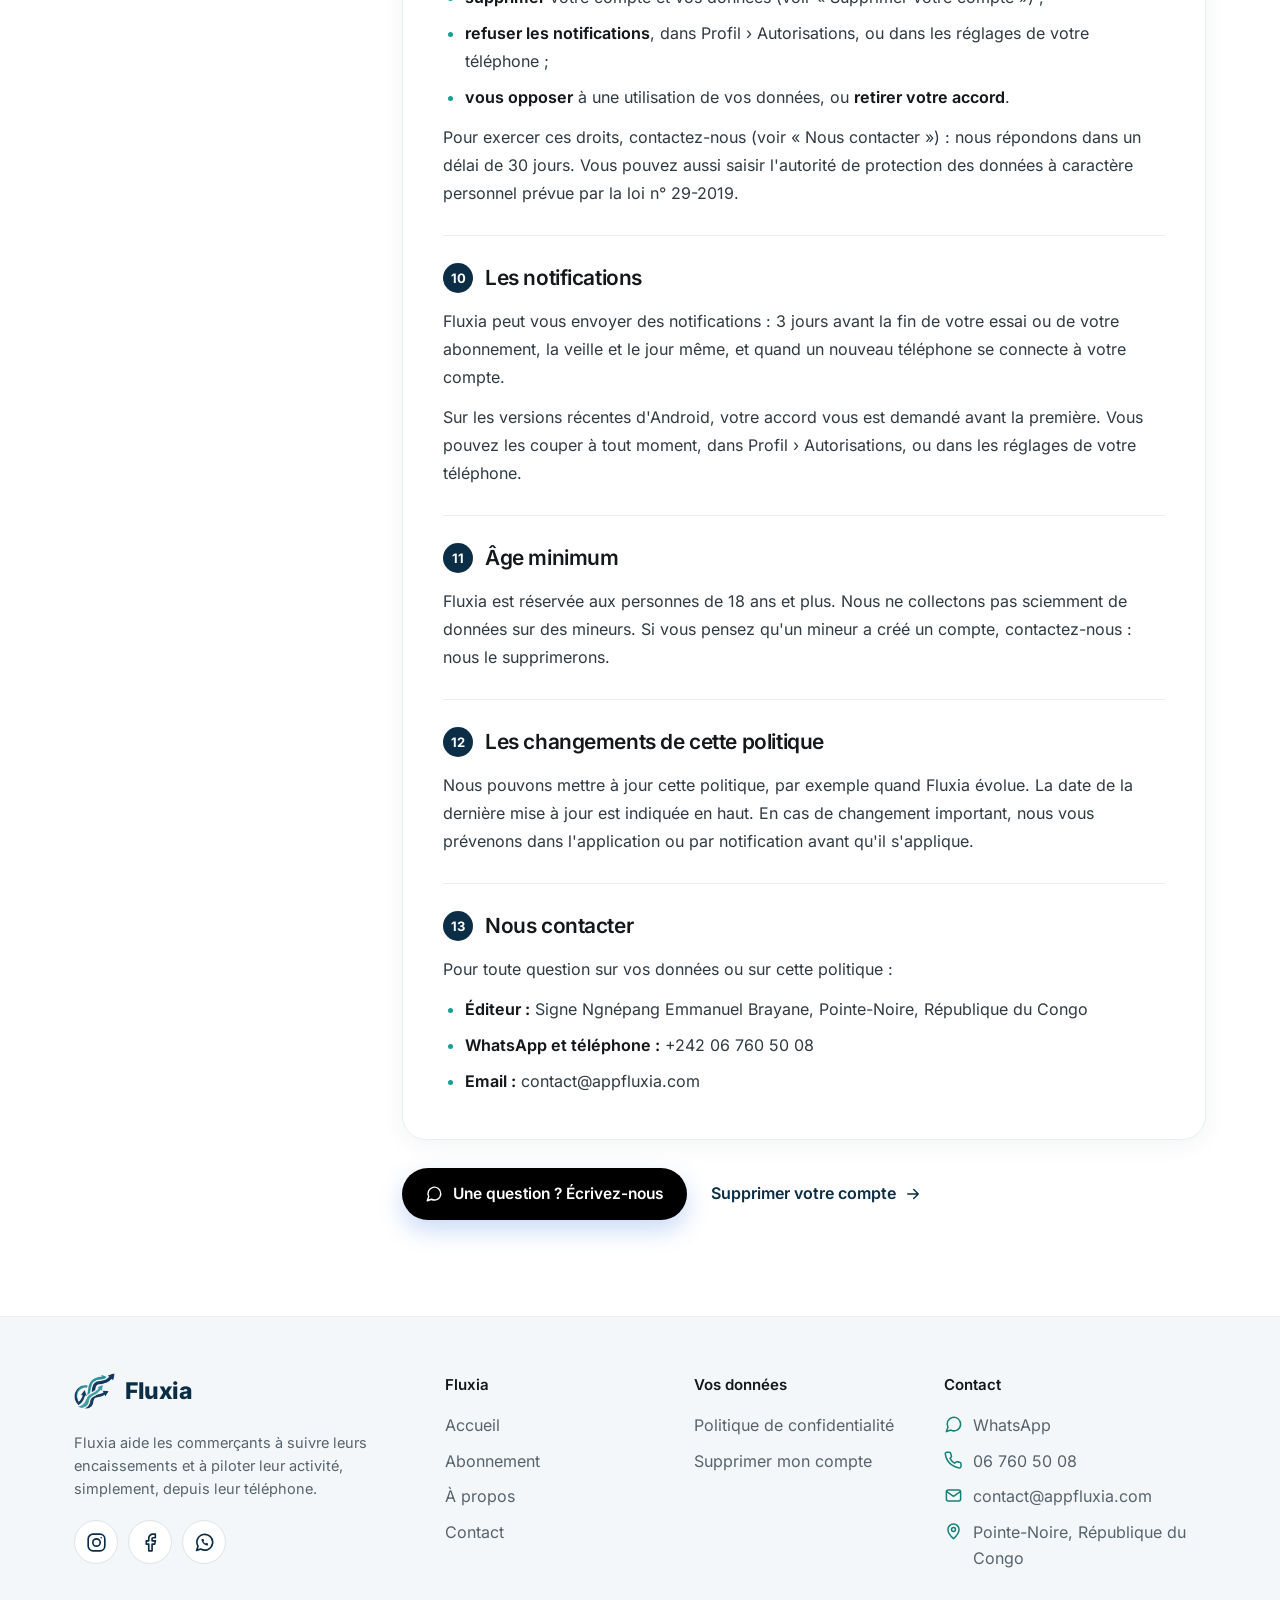
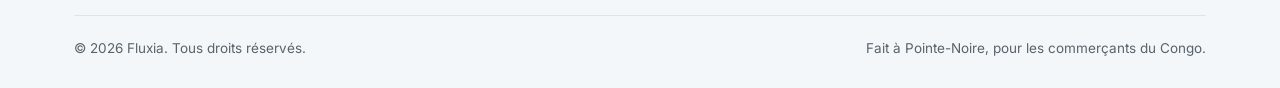
<file: politique-confidentialite.html>
<!doctype html>
<!-- Page produite par tool/politique_web.dart (dossier de l'application), à partir de lib/core/legal/privacy_policy.dart. Ne pas la modifier à la main : modifier le texte, puis relancer l'outil. -->
<html lang="fr">
<head>
  <meta charset="utf-8">
  <meta name="viewport" content="width=device-width, initial-scale=1">
  <title>Politique de confidentialité · Fluxia</title>
  <meta name="description" content="Comment Fluxia utilise et protège vos données personnelles.">
  <meta name="theme-color" content="#0B2D45">
  <meta property="og:type" content="website">
  <meta property="og:locale" content="fr_FR">
  <meta property="og:site_name" content="Fluxia">
  <meta property="og:url" content="https://appfluxia.com/politique-confidentialite.html">
  <meta property="og:image" content="https://appfluxia.com/images/apercu-partage.png">
  <meta property="og:image:width" content="800">
  <meta property="og:image:height" content="420">
  <link rel="canonical" href="https://appfluxia.com/politique-confidentialite.html">
  <meta property="og:title" content="Politique de confidentialité · Fluxia">
  <meta property="og:description" content="Comment Fluxia utilise et protège vos données personnelles.">
  <link rel="icon" type="image/png" sizes="32x32" href="images/icone-32.png">
  <link rel="apple-touch-icon" href="images/icone-180.png">
  <link rel="stylesheet" href="css/style.css">
  <script>document.documentElement.classList.add('js');</script>
  <script src="js/site.js" defer></script>
</head>
<body>
  <a class="lien-evitement" href="#contenu">Aller au contenu</a>

  <header class="entete" data-entete>
    <div class="conteneur entete-barre">
      <a class="marque" href="index.html" aria-label="Fluxia, accueil">
        <img src="images/logo.png" alt="" width="41" height="36">
        <span>Fluxia</span>
      </a>
      <nav class="nav" id="menu-principal" aria-label="Menu principal">
        <ul class="nav-liens">
          <li><a href="index.html">Accueil</a></li>
          <li><a href="abonnement.html">Abonnement</a></li>
          <li><a href="a-propos.html">À propos</a></li>
          <li><a href="contact.html">Contact</a></li>
        </ul>
        <div class="nav-actions">
          <a class="bouton bouton-plein bouton-petit" href="https://wa.me/242067605008?text=Bonjour%2C%20pr%C3%A9venez-moi%20quand%20l%27application%20Fluxia%20sera%20disponible%2C%20s%27il%20vous%20pla%C3%AEt." data-fenetre="sortie">
            <span class="logos-stores" aria-hidden="true">
              <svg class="icone"><use href="#i-apple"></use></svg>
              <svg class="icone"><use href="#i-google-play"></use></svg>
            </span>
            Télécharger l'application
          </a>
        </div>
      </nav>
      <button class="nav-bascule" type="button" aria-expanded="false" aria-controls="menu-principal" aria-label="Ouvrir le menu" data-nav-bascule>
        <svg class="icone icone-ouvrir" aria-hidden="true"><use href="#i-menu"></use></svg>
        <svg class="icone icone-fermer" aria-hidden="true"><use href="#i-fermer"></use></svg>
      </button>
    </div>
  </header>

  <main id="contenu">
    <section class="entete-page">
      <div class="conteneur">
        <p class="surtitre surtitre--centre">Légal et transparence</p>
        <h1 class="titre-1">Politique de <span class="mot-couleur">confidentialité</span></h1>
        <p class="chapeau">Chez Fluxia, la protection de votre vie privée est notre priorité. Cette page explique comment nous collectons, utilisons et protégeons vos données.</p>
        <p class="maj">Dernière mise à jour : 28 octobre 2026</p>
      </div>
    </section>
    <section class="section">
      <div class="conteneur legal">
        <nav class="legal-sommaire" aria-labelledby="sommaire-titre">
          <p class="legal-sommaire-titre" id="sommaire-titre">Sommaire</p>
          <ol>
            <li><a href="#editeur">Qui sommes-nous ?</a></li>
            <li><a href="#donnees">Les données que nous utilisons</a></li>
            <li><a href="#utilisation">Pourquoi nous les utilisons</a></li>
            <li><a href="#partage">Avec qui nous les partageons</a></li>
            <li><a href="#stockage">Où sont stockées vos données</a></li>
            <li><a href="#conservation">Combien de temps nous les gardons</a></li>
            <li><a href="#securite">Comment nous protégeons vos données</a></li>
            <li><a href="#suppression">Supprimer votre compte</a></li>
            <li><a href="#droits">Vos droits</a></li>
            <li><a href="#notifications">Les notifications</a></li>
            <li><a href="#age">Âge minimum</a></li>
            <li><a href="#modifications">Les changements de cette politique</a></li>
            <li><a href="#contact">Nous contacter</a></li>
          </ol>
        </nav>
        <div>
          <div class="legal-texte">
            <section class="legal-section" id="editeur">
              <h2><span class="legal-num">1</span><span>Qui sommes-nous ?</span></h2>
              <p>Fluxia est une application qui aide les commerçants à suivre leurs encaissements. Elle est éditée par <strong>Signe Ngnépang Emmanuel Brayane</strong> (Pointe-Noire, République du Congo), responsable de vos données personnelles.</p>
              <p>Cette politique explique quelles données Fluxia utilise, pourquoi, avec qui elles sont partagées, combien de temps elles sont gardées et quels sont vos droits. Elle concerne l'application Fluxia et son site web, et s'appuie sur la loi n° 29-2019 du 10 octobre 2019 portant protection des données à caractère personnel.</p>
            </section>
            <section class="legal-section" id="donnees">
              <h2><span class="legal-num">2</span><span>Les données que nous utilisons</span></h2>
              <ul>
                <li><strong>Votre compte :</strong> votre nom complet, votre adresse email et votre mot de passe. Le mot de passe est enregistré sous une forme protégée que personne ne peut relire, pas même nous.</li>
                <li><strong>Vos commerces :</strong> le nom et le secteur d'activité de chaque commerce et, si vous lui en donnez un, son mot de passe, protégé de la même façon.</li>
                <li><strong>Vos encaissements :</strong> pour chacun, le montant, le nombre de clients, la date et l'heure, et la note que vous ajoutez, s'il y en a une. Fluxia en tire vos statistiques.</li>
                <li><strong>Votre abonnement :</strong> la formule (essai gratuit ou abonnement), ses dates de début et de fin, son état et, pour chaque paiement, le montant, la date, la période payée et sa référence.</li>
                <li><strong>Vos téléphones :</strong> pour chaque téléphone connecté à votre compte, sa marque et son modèle, son système, la date de sa dernière utilisation, un identifiant tiré au hasard par Fluxia et, si vous acceptez les notifications, l'adresse qui permet de lui en envoyer.</li>
                <li><strong>Pour la sécurité :</strong> le nombre de mots de passe incorrects saisis et l'heure des derniers essais, pour bloquer les tentatives répétées.</li>
              </ul>
              <p>Fluxia ne vous demande aucune information sur vos clients : évitez d'en inscrire dans les notes.</p>
              <p>Une copie de vos données est aussi gardée dans votre téléphone, pour un affichage rapide, même sans connexion. Elle est effacée quand vous vous déconnectez.</p>
              <p><strong>Fluxia n'accède pas</strong> à votre position, à vos contacts, à vos photos, à votre micro ni à votre caméra. Elle ne reçoit ni vos informations bancaires, ni votre code secret mobile money. Elle n'affiche aucune publicité et n'utilise aucun outil de suivi ou de mesure d'audience.</p>
              <p><strong>Le site web de Fluxia</strong> ne dépose aucun cookie et n'utilise aucun outil de mesure d'audience. Le formulaire de contact du site n'envoie rien pour l'instant.</p>
              <p><strong>Pour payer votre abonnement</strong> sur le site, vous vous connectez avec votre compte Fluxia. Cette connexion n'est gardée que dans l'onglet ouvert, sans cookie, une heure au plus, et prend fin une fois le paiement confirmé.</p>
            </section>
            <section class="legal-section" id="utilisation">
              <h2><span class="legal-num">3</span><span>Pourquoi nous les utilisons</span></h2>
              <ul>
                <li><strong>Faire fonctionner Fluxia :</strong> votre compte, vos encaissements et vos statistiques, sur chacun de vos téléphones.</li>
                <li><strong>Protéger votre compte :</strong> la liste de vos téléphones connectés, l'alerte quand un nouveau téléphone se connecte, les mots de passe des commerces et le blocage après plusieurs essais manqués.</li>
                <li><strong>Gérer votre essai gratuit et votre abonnement :</strong> enregistrer vos paiements, prolonger votre abonnement et vous prévenir avant sa fin.</li>
                <li><strong>Vous écrire au sujet de votre compte</strong>, par exemple pour réinitialiser votre mot de passe.</li>
                <li><strong>Respecter nos obligations légales.</strong></li>
              </ul>
              <p>Ces données sont nécessaires au service que vous demandez en créant votre compte. Les notifications ne vous sont envoyées qu'avec votre accord.</p>
            </section>
            <section class="legal-section" id="partage">
              <h2><span class="legal-num">4</span><span>Avec qui nous les partageons</span></h2>
              <p>Nous ne vendons ni ne louons vos données. Seuls ces prestataires y ont accès, et uniquement pour faire fonctionner Fluxia :</p>
              <ul>
                <li><strong>Supabase</strong> héberge la base de données de Fluxia et gère la connexion à votre compte.</li>
                <li><strong>Google Firebase Cloud Messaging</strong> achemine les notifications jusqu'à votre téléphone. Il reçoit l'adresse de notification du téléphone et le texte de chaque notification.</li>
                <li><strong>Google Fonts</strong> fournit les polices d'écriture de l'application, téléchargées à la première ouverture : les serveurs de Google voient alors l'adresse IP de votre téléphone, comme pour toute connexion à internet.</li>
              </ul>
              <ul>
                <li><strong>Yabetoo</strong> traite le paiement de votre abonnement sur le site, depuis sa propre page sécurisée (MTN MoMo, Airtel Money). Votre code secret ne passe jamais par Fluxia, qui ne garde du paiement que son montant, sa devise, ses dates, son état et ses références chez Yabetoo.</li>
              </ul>
              <p>Nous communiquons aussi des données aux autorités si la loi nous y oblige, par exemple sur décision de justice.</p>
              <p>Si vous contactez le support par téléphone ou par WhatsApp, nous voyons votre numéro et vos messages, et nous ne nous en servons que pour vous répondre.</p>
            </section>
            <section class="legal-section" id="stockage">
              <h2><span class="legal-num">5</span><span>Où sont stockées vos données</span></h2>
              <p>La base de données de Fluxia est hébergée par Supabase en Irlande, dans l'Union européenne : vos données sont donc stockées hors du Congo. Les notifications passent par les serveurs de Google, situés dans plusieurs pays.</p>
              <p>Le paiement de l'abonnement, sur le site, est traité par Yabetoo, sur ses propres serveurs.</p>
              <p>Ces prestataires appliquent des règles strictes de sécurité et de confidentialité, et toutes les connexions entre l'application et leurs serveurs sont chiffrées.</p>
            </section>
            <section class="legal-section" id="conservation">
              <h2><span class="legal-num">6</span><span>Combien de temps nous les gardons</span></h2>
              <ul>
                <li>Vos données sont gardées tant que votre compte existe.</li>
                <li>Un commerce supprimé est effacé aussitôt, avec ses encaissements et ses statistiques.</li>
                <li>Quand vous vous déconnectez d'un téléphone, il disparaît de vos téléphones connectés et sa copie de vos données est effacée.</li>
                <li>Quand vous supprimez votre compte, vos données sont effacées aussitôt et définitivement, sauf une empreinte de votre adresse email et les reçus de vos paiements, qui ne sont plus reliés à vous (voir « Supprimer votre compte »).</li>
                <li>Les reçus de vos paiements d'abonnement (montant, date, période payée, référence) sont gardés le temps exigé pour la comptabilité.</li>
                <li>Nos prestataires gardent leurs journaux techniques (par exemple les adresses IP des connexions) pendant une courte durée, selon leurs propres règles.</li>
              </ul>
            </section>
            <section class="legal-section" id="securite">
              <h2><span class="legal-num">7</span><span>Comment nous protégeons vos données</span></h2>
              <ul>
                <li>Toutes les connexions entre l'application et nos serveurs sont chiffrées.</li>
                <li>Les mots de passe ne sont jamais enregistrés en clair.</li>
                <li>Chaque compte n'accède qu'à ses propres données : c'est le serveur qui l'impose, pas seulement l'application.</li>
                <li>Après 5 mots de passe incorrects, le déverrouillage d'un commerce ou la suppression du compte est bloqué pendant 15 minutes.</li>
                <li>Vous voyez les téléphones connectés à votre compte et vous pouvez en déconnecter un à distance. Une notification vous prévient quand un nouveau téléphone se connecte.</li>
              </ul>
              <p>Aucune protection n'est parfaite. Si un incident touchait vos données, nous vous préviendrions dans les meilleurs délais.</p>
            </section>
            <section class="legal-section" id="suppression">
              <h2><span class="legal-num">8</span><span>Supprimer votre compte</span></h2>
              <p><strong>Dans l'application :</strong> Profil › Supprimer mon compte. Saisissez votre mot de passe et confirmez : la suppression est immédiate.</p>
              <p><strong>Sans l'application :</strong> écrivez-nous sur WhatsApp au <strong>+242 06 760 50 08</strong>, ou par email à <strong>contact@appfluxia.com</strong>, en indiquant l'adresse email de votre compte. Après avoir vérifié que la demande vient bien de vous, nous supprimons le compte dans un délai de 14 jours.</p>
              <p><strong>Ce qui est effacé :</strong> votre profil, vos commerces, tout l'historique de vos encaissements, vos statistiques, votre abonnement et vos téléphones connectés. La suppression met fin à votre abonnement, même s'il est encore actif.</p>
              <p><strong>Ce qui est gardé :</strong> une empreinte de votre adresse email, c'est-à-dire un code calculé à partir d'elle, qui ne permet pas de la relire. Elle sert uniquement à reconnaître l'adresse si elle est réutilisée, pour que l'essai gratuit ne soit offert qu'une fois par adresse. Elle est gardée tant que Fluxia propose un essai gratuit.</p>
              <p>Les reçus de vos paiements d'abonnement sont aussi gardés, pour la comptabilité, sans votre nom ni votre adresse email : ils ne sont plus reliés à vous.</p>
              <p>Pour supprimer un seul commerce sans toucher au reste : Profil › Gestion des commerces.</p>
            </section>
            <section class="legal-section" id="droits">
              <h2><span class="legal-num">9</span><span>Vos droits</span></h2>
              <p>Vous pouvez à tout moment :</p>
              <ul>
                <li><strong>consulter</strong> vos données : elles sont visibles dans l'application, et vous pouvez nous en demander une copie ;</li>
                <li><strong>corriger</strong> vos informations : la plupart se modifient dans l'application, par exemple votre nom dans Profil › Informations personnelles ;</li>
                <li><strong>supprimer</strong> votre compte et vos données (voir « Supprimer votre compte ») ;</li>
                <li><strong>refuser les notifications</strong>, dans Profil › Autorisations, ou dans les réglages de votre téléphone ;</li>
                <li><strong>vous opposer</strong> à une utilisation de vos données, ou <strong>retirer votre accord</strong>.</li>
              </ul>
              <p>Pour exercer ces droits, contactez-nous (voir « Nous contacter ») : nous répondons dans un délai de 30 jours. Vous pouvez aussi saisir l'autorité de protection des données à caractère personnel prévue par la loi n° 29-2019.</p>
            </section>
            <section class="legal-section" id="notifications">
              <h2><span class="legal-num">10</span><span>Les notifications</span></h2>
              <p>Fluxia peut vous envoyer des notifications : 3 jours avant la fin de votre essai ou de votre abonnement, la veille et le jour même, et quand un nouveau téléphone se connecte à votre compte.</p>
              <p>Sur les versions récentes d'Android, votre accord vous est demandé avant la première. Vous pouvez les couper à tout moment, dans Profil › Autorisations, ou dans les réglages de votre téléphone.</p>
            </section>
            <section class="legal-section" id="age">
              <h2><span class="legal-num">11</span><span>Âge minimum</span></h2>
              <p>Fluxia est réservée aux personnes de 18 ans et plus. Nous ne collectons pas sciemment de données sur des mineurs. Si vous pensez qu'un mineur a créé un compte, contactez-nous : nous le supprimerons.</p>
            </section>
            <section class="legal-section" id="modifications">
              <h2><span class="legal-num">12</span><span>Les changements de cette politique</span></h2>
              <p>Nous pouvons mettre à jour cette politique, par exemple quand Fluxia évolue. La date de la dernière mise à jour est indiquée en haut. En cas de changement important, nous vous prévenons dans l'application ou par notification avant qu'il s'applique.</p>
            </section>
            <section class="legal-section" id="contact">
              <h2><span class="legal-num">13</span><span>Nous contacter</span></h2>
              <p>Pour toute question sur vos données ou sur cette politique :</p>
              <ul>
                <li><strong>Éditeur :</strong> Signe Ngnépang Emmanuel Brayane, Pointe-Noire, République du Congo</li>
                <li><strong>WhatsApp et téléphone :</strong> +242 06 760 50 08</li>
                <li><strong>Email :</strong> contact@appfluxia.com</li>
              </ul>
            </section>
          </div>
          <div class="legal-actions">
            <a class="bouton bouton-plein" href="https://wa.me/242067605008?text=Bonjour%2C%20j'ai%20une%20question%20sur%20mes%20donn%C3%A9es%20dans%20Fluxia." target="_blank" rel="noopener">
              <svg class="icone icone-petite" aria-hidden="true"><use href="#i-message"></use></svg>
              Une question ? Écrivez-nous
            </a>
            <a class="lien-fleche" href="suppression-compte.html">
              Supprimer votre compte
              <svg class="icone" aria-hidden="true"><use href="#i-fleche-droite"></use></svg>
            </a>
          </div>
        </div>
      </div>
    </section>

  </main>

  <footer class="pied">
    <div class="conteneur">
      <div class="pied-grille">
        <div>
          <a class="marque" href="index.html" aria-label="Fluxia, accueil">
            <img src="images/logo.png" alt="" width="41" height="36">
            <span>Fluxia</span>
          </a>
          <p class="pied-description">Fluxia aide les commerçants à suivre leurs encaissements et à piloter leur activité, simplement, depuis leur téléphone.</p>
          <ul class="pied-reseaux" aria-label="Fluxia sur les réseaux sociaux">
            <!-- Adresses à venir : remplacer href="#" par l'adresse de la page, et retirer data-reseau-a-venir. -->
            <li>
              <a href="#" data-reseau-a-venir>
                <svg class="icone" aria-hidden="true"><use href="#i-instagram"></use></svg>
                <span class="visuellement-cache">Fluxia sur Instagram</span>
              </a>
            </li>
            <li>
              <a href="#" data-reseau-a-venir>
                <svg class="icone" aria-hidden="true"><use href="#i-facebook"></use></svg>
                <span class="visuellement-cache">Fluxia sur Facebook</span>
              </a>
            </li>
            <li>
              <a href="https://wa.me/242067605008">
                <svg class="icone" aria-hidden="true"><use href="#i-whatsapp"></use></svg>
                <span class="visuellement-cache">Fluxia sur WhatsApp</span>
              </a>
            </li>
          </ul>
        </div>
        <div>
          <h2>Fluxia</h2>
          <ul>
            <li><a href="index.html">Accueil</a></li>
            <li><a href="abonnement.html">Abonnement</a></li>
            <li><a href="a-propos.html">À propos</a></li>
            <li><a href="contact.html">Contact</a></li>
          </ul>
        </div>
        <div>
          <h2>Vos données</h2>
          <ul>
            <li><a href="politique-confidentialite.html">Politique de confidentialité</a></li>
            <li><a href="suppression-compte.html">Supprimer mon compte</a></li>
          </ul>
        </div>
        <div>
          <h2>Contact</h2>
          <ul class="pied-contact">
            <li><svg class="icone" aria-hidden="true"><use href="#i-message"></use></svg><a href="https://wa.me/242067605008">WhatsApp</a></li>
            <li><svg class="icone" aria-hidden="true"><use href="#i-appel"></use></svg><a href="tel:+242067605008">06&nbsp;760&nbsp;50&nbsp;08</a></li>
            <li><svg class="icone" aria-hidden="true"><use href="#i-email"></use></svg><a href="mailto:contact@appfluxia.com">contact@appfluxia.com</a></li>
            <li><svg class="icone" aria-hidden="true"><use href="#i-position"></use></svg><span>Pointe-Noire, République du Congo</span></li>
          </ul>
        </div>
      </div>
      <div class="pied-bas">
        <p>© <span data-annee>2026</span> Fluxia. Tous droits réservés.</p>
        <p>Fait à Pointe-Noire, pour les commerçants du Congo.</p>
      </div>
    </div>
  </footer>
</body>
</html>
</file>
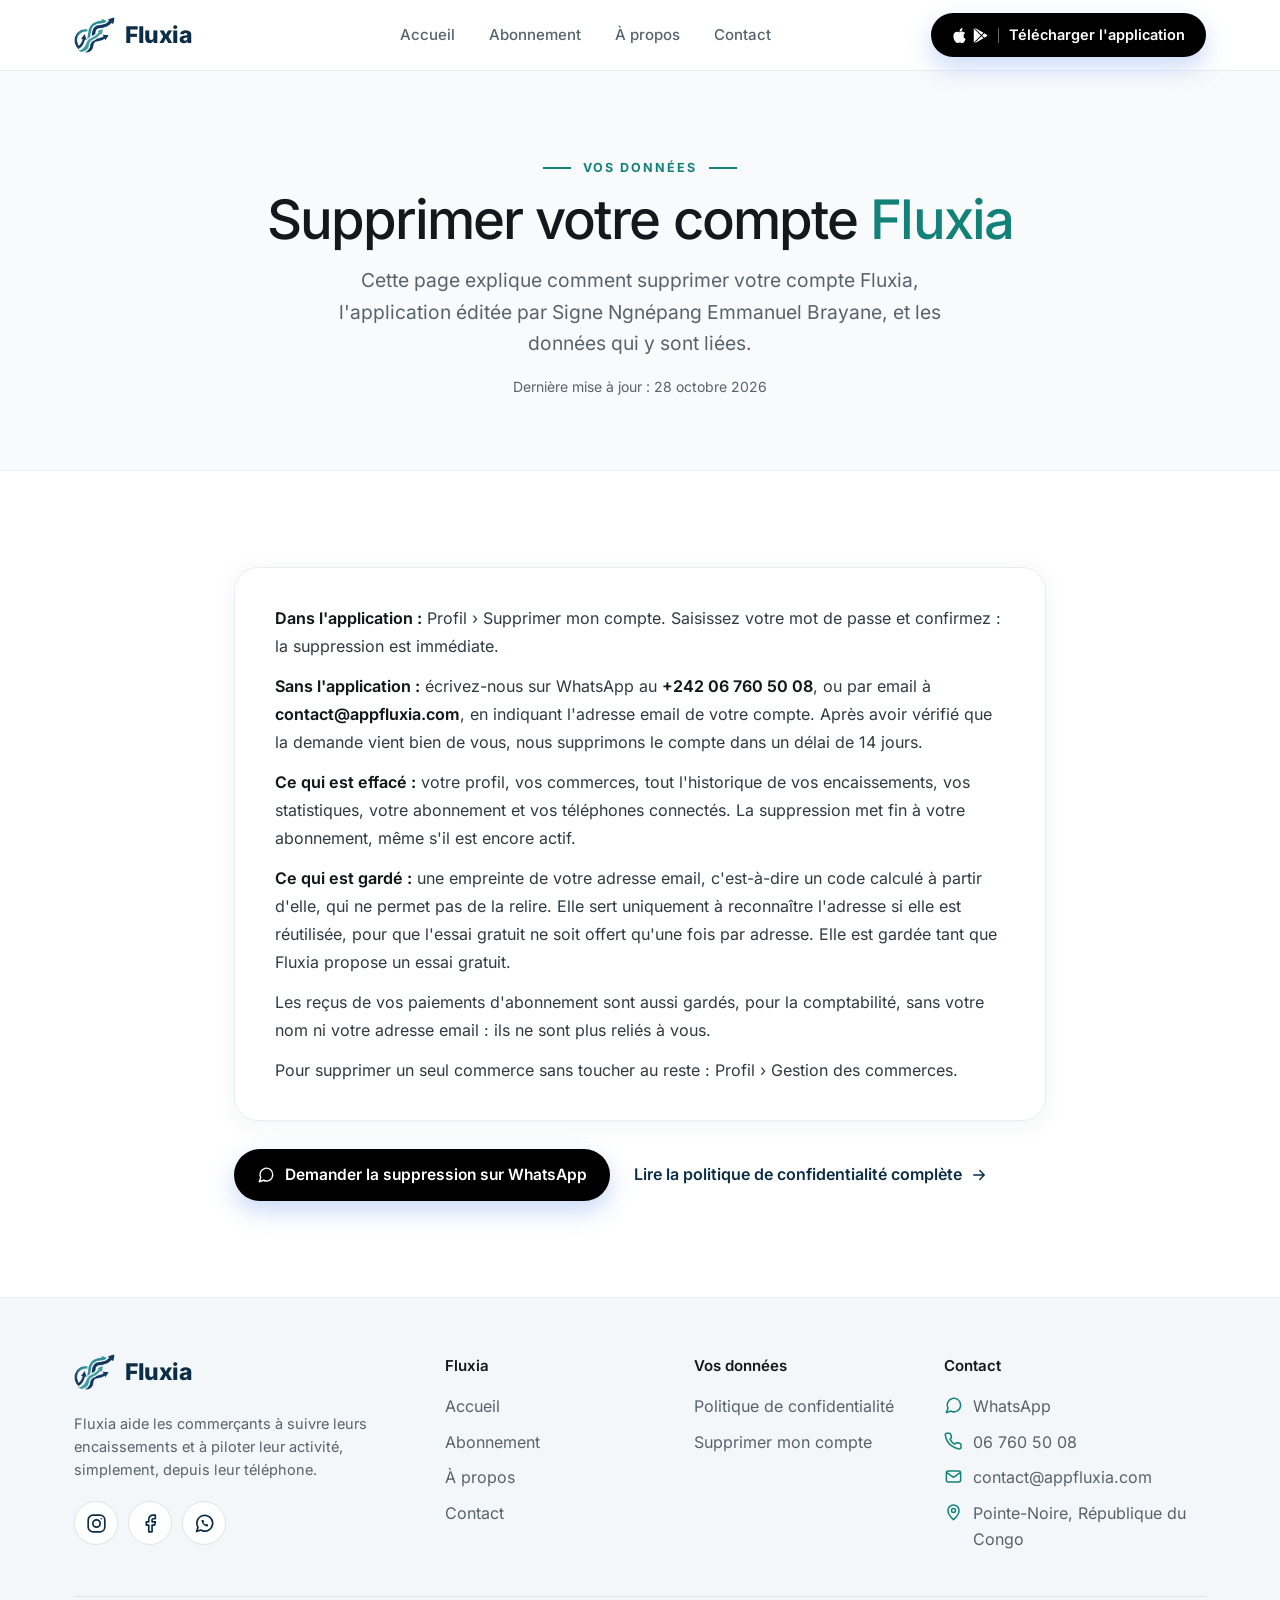
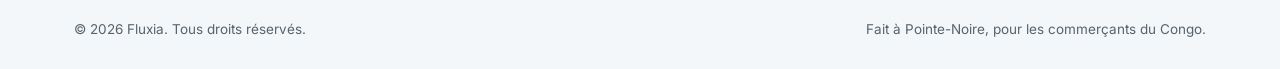
<file: suppression-compte.html>
<!doctype html>
<!-- Page produite par tool/politique_web.dart (dossier de l'application), à partir de lib/core/legal/privacy_policy.dart. Ne pas la modifier à la main : modifier le texte, puis relancer l'outil. -->
<html lang="fr">
<head>
  <meta charset="utf-8">
  <meta name="viewport" content="width=device-width, initial-scale=1">
  <title>Supprimer votre compte · Fluxia</title>
  <meta name="description" content="Comment supprimer votre compte Fluxia et les données qui y sont liées.">
  <meta name="theme-color" content="#0B2D45">
  <meta property="og:type" content="website">
  <meta property="og:locale" content="fr_FR">
  <meta property="og:site_name" content="Fluxia">
  <meta property="og:url" content="https://appfluxia.com/suppression-compte.html">
  <meta property="og:image" content="https://appfluxia.com/images/apercu-partage.png">
  <meta property="og:image:width" content="800">
  <meta property="og:image:height" content="420">
  <link rel="canonical" href="https://appfluxia.com/suppression-compte.html">
  <meta property="og:title" content="Supprimer votre compte · Fluxia">
  <meta property="og:description" content="Comment supprimer votre compte Fluxia et les données qui y sont liées.">
  <link rel="icon" type="image/png" sizes="32x32" href="images/icone-32.png">
  <link rel="apple-touch-icon" href="images/icone-180.png">
  <link rel="stylesheet" href="css/style.css">
  <script>document.documentElement.classList.add('js');</script>
  <script src="js/site.js" defer></script>
</head>
<body>
  <a class="lien-evitement" href="#contenu">Aller au contenu</a>

  <header class="entete" data-entete>
    <div class="conteneur entete-barre">
      <a class="marque" href="index.html" aria-label="Fluxia, accueil">
        <img src="images/logo.png" alt="" width="41" height="36">
        <span>Fluxia</span>
      </a>
      <nav class="nav" id="menu-principal" aria-label="Menu principal">
        <ul class="nav-liens">
          <li><a href="index.html">Accueil</a></li>
          <li><a href="abonnement.html">Abonnement</a></li>
          <li><a href="a-propos.html">À propos</a></li>
          <li><a href="contact.html">Contact</a></li>
        </ul>
        <div class="nav-actions">
          <a class="bouton bouton-plein bouton-petit" href="https://wa.me/242067605008?text=Bonjour%2C%20pr%C3%A9venez-moi%20quand%20l%27application%20Fluxia%20sera%20disponible%2C%20s%27il%20vous%20pla%C3%AEt." data-fenetre="sortie">
            <span class="logos-stores" aria-hidden="true">
              <svg class="icone"><use href="#i-apple"></use></svg>
              <svg class="icone"><use href="#i-google-play"></use></svg>
            </span>
            Télécharger l'application
          </a>
        </div>
      </nav>
      <button class="nav-bascule" type="button" aria-expanded="false" aria-controls="menu-principal" aria-label="Ouvrir le menu" data-nav-bascule>
        <svg class="icone icone-ouvrir" aria-hidden="true"><use href="#i-menu"></use></svg>
        <svg class="icone icone-fermer" aria-hidden="true"><use href="#i-fermer"></use></svg>
      </button>
    </div>
  </header>

  <main id="contenu">
    <section class="entete-page">
      <div class="conteneur">
        <p class="surtitre surtitre--centre">Vos données</p>
        <h1 class="titre-1">Supprimer votre compte <span class="mot-couleur">Fluxia</span></h1>
        <p class="chapeau">Cette page explique comment supprimer votre compte Fluxia, l'application éditée par Signe Ngnépang Emmanuel Brayane, et les données qui y sont liées.</p>
        <p class="maj">Dernière mise à jour : 28 octobre 2026</p>
      </div>
    </section>
    <section class="section">
      <div class="conteneur conteneur--etroit">
        <div class="legal-texte">
          <section class="legal-section" id="suppression">
            <p><strong>Dans l'application :</strong> Profil › Supprimer mon compte. Saisissez votre mot de passe et confirmez : la suppression est immédiate.</p>
            <p><strong>Sans l'application :</strong> écrivez-nous sur WhatsApp au <strong>+242 06 760 50 08</strong>, ou par email à <strong>contact@appfluxia.com</strong>, en indiquant l'adresse email de votre compte. Après avoir vérifié que la demande vient bien de vous, nous supprimons le compte dans un délai de 14 jours.</p>
            <p><strong>Ce qui est effacé :</strong> votre profil, vos commerces, tout l'historique de vos encaissements, vos statistiques, votre abonnement et vos téléphones connectés. La suppression met fin à votre abonnement, même s'il est encore actif.</p>
            <p><strong>Ce qui est gardé :</strong> une empreinte de votre adresse email, c'est-à-dire un code calculé à partir d'elle, qui ne permet pas de la relire. Elle sert uniquement à reconnaître l'adresse si elle est réutilisée, pour que l'essai gratuit ne soit offert qu'une fois par adresse. Elle est gardée tant que Fluxia propose un essai gratuit.</p>
            <p>Les reçus de vos paiements d'abonnement sont aussi gardés, pour la comptabilité, sans votre nom ni votre adresse email : ils ne sont plus reliés à vous.</p>
            <p>Pour supprimer un seul commerce sans toucher au reste : Profil › Gestion des commerces.</p>
          </section>
        </div>
        <div class="legal-actions">
          <a class="bouton bouton-plein" href="https://wa.me/242067605008?text=Bonjour%2C%20je%20souhaite%20supprimer%20mon%20compte%20Fluxia.%20Adresse%20email%20du%20compte%20%3A%20" target="_blank" rel="noopener">
            <svg class="icone icone-petite" aria-hidden="true"><use href="#i-message"></use></svg>
            Demander la suppression sur WhatsApp
          </a>
          <a class="lien-fleche" href="politique-confidentialite.html">
            Lire la politique de confidentialité complète
            <svg class="icone" aria-hidden="true"><use href="#i-fleche-droite"></use></svg>
          </a>
        </div>
      </div>
    </section>

  </main>

  <footer class="pied">
    <div class="conteneur">
      <div class="pied-grille">
        <div>
          <a class="marque" href="index.html" aria-label="Fluxia, accueil">
            <img src="images/logo.png" alt="" width="41" height="36">
            <span>Fluxia</span>
          </a>
          <p class="pied-description">Fluxia aide les commerçants à suivre leurs encaissements et à piloter leur activité, simplement, depuis leur téléphone.</p>
          <ul class="pied-reseaux" aria-label="Fluxia sur les réseaux sociaux">
            <!-- Adresses à venir : remplacer href="#" par l'adresse de la page, et retirer data-reseau-a-venir. -->
            <li>
              <a href="#" data-reseau-a-venir>
                <svg class="icone" aria-hidden="true"><use href="#i-instagram"></use></svg>
                <span class="visuellement-cache">Fluxia sur Instagram</span>
              </a>
            </li>
            <li>
              <a href="#" data-reseau-a-venir>
                <svg class="icone" aria-hidden="true"><use href="#i-facebook"></use></svg>
                <span class="visuellement-cache">Fluxia sur Facebook</span>
              </a>
            </li>
            <li>
              <a href="https://wa.me/242067605008">
                <svg class="icone" aria-hidden="true"><use href="#i-whatsapp"></use></svg>
                <span class="visuellement-cache">Fluxia sur WhatsApp</span>
              </a>
            </li>
          </ul>
        </div>
        <div>
          <h2>Fluxia</h2>
          <ul>
            <li><a href="index.html">Accueil</a></li>
            <li><a href="abonnement.html">Abonnement</a></li>
            <li><a href="a-propos.html">À propos</a></li>
            <li><a href="contact.html">Contact</a></li>
          </ul>
        </div>
        <div>
          <h2>Vos données</h2>
          <ul>
            <li><a href="politique-confidentialite.html">Politique de confidentialité</a></li>
            <li><a href="suppression-compte.html">Supprimer mon compte</a></li>
          </ul>
        </div>
        <div>
          <h2>Contact</h2>
          <ul class="pied-contact">
            <li><svg class="icone" aria-hidden="true"><use href="#i-message"></use></svg><a href="https://wa.me/242067605008">WhatsApp</a></li>
            <li><svg class="icone" aria-hidden="true"><use href="#i-appel"></use></svg><a href="tel:+242067605008">06&nbsp;760&nbsp;50&nbsp;08</a></li>
            <li><svg class="icone" aria-hidden="true"><use href="#i-email"></use></svg><a href="mailto:contact@appfluxia.com">contact@appfluxia.com</a></li>
            <li><svg class="icone" aria-hidden="true"><use href="#i-position"></use></svg><span>Pointe-Noire, République du Congo</span></li>
          </ul>
        </div>
      </div>
      <div class="pied-bas">
        <p>© <span data-annee>2026</span> Fluxia. Tous droits réservés.</p>
        <p>Fait à Pointe-Noire, pour les commerçants du Congo.</p>
      </div>
    </div>
  </footer>
</body>
</html>
</file>
<file: css/style.css>
/* ==========================================================================
   Fluxia : style du site vitrine.
   Mise en page inspirée du site de Mova, couleurs de l'application
   (lib/core/theme/app_colors.dart). Titres et textes en Inter, comme sur le
   site de Mova. Pensé d'abord pour le téléphone.
   ========================================================================== */

/* Polices hébergées dans le site : aucune requête vers Google. */
@font-face {
  font-family: "Inter";
  src: url("../polices/inter.woff2") format("woff2");
  font-weight: 400 800;
  font-style: normal;
  font-display: swap;
}

@font-face {
  font-family: "Inter Tight";
  src: url("../polices/inter-tight.woff2") format("woff2");
  font-weight: 500 800;
  font-style: normal;
  font-display: swap;
}

/* --------------------------------------------------------------------------
   Couleurs et mesures
   -------------------------------------------------------------------------- */
:root {
  --marine:   #0B2D45;        /* bleu marine de l'application */
  --marine-survol: #12405F;
  --sarcelle:  #1A9E95;      /* sarcelle de l'application (décors, icônes) */
  --sarcelle-texte: #128279;  /* sarcelle foncée, lisible en texte sur blanc */
  --menthe: #D5FBF7;
  --menthe-pale: #ECFAF8;
  --fond: #F4F7FA;
  --fond-clair: #F8FAFC;
  --blanc: #FFFFFF;
  --texte: #14181B;
  --texte-doux: #57636C;
  --texte-legal: #2F3A43;
  --bordure: #E0E3E7;
  --bordure-douce: #EAEEF2;
  --bientot-fond: #FFF4E5;
  --bientot-texte: #9A5B00;
  --erreur: #B3261E;

  /* Bleu des cartes de l'application (« Saisie du jour », « Résumé du
     jour »…) : un dégradé horizontal du bleu nuit au bleu vif
     (lib/core/theme/app_colors.dart). Les boutons du site le reprennent. */
  --bleu-vif: #2E6FE0;
  --degrade-app: linear-gradient(90deg, #0B2D45 0%, #2E6FE0 100%);

  --ombre-carte: 0 4px 24px rgba(11, 45, 69, 0.06);
  --ombre-forte: 0 24px 60px rgba(11, 45, 69, 0.16);
  --ombre-bouton: 0 10px 24px rgba(46, 111, 224, 0.26);

  /* Les titres sont en Inter, comme ceux du site de Mova. */
  --police-titre: "Inter", system-ui, -apple-system, "Segoe UI", Roboto, Arial, sans-serif;
  --police-texte: "Inter", system-ui, -apple-system, "Segoe UI", Roboto, Arial, sans-serif;

  --largeur: 1180px;
  --hauteur-entete: 70px;
}

/* --------------------------------------------------------------------------
   Base
   -------------------------------------------------------------------------- */
*,
*::before,
*::after {
  box-sizing: border-box;
}

html {
  -webkit-text-size-adjust: 100%;
  scroll-behavior: smooth;
  scroll-padding-top: calc(var(--hauteur-entete) + 16px);
}

body {
  font-family: system-ui, -apple-system, BlinkMacSystemFont, 'Segoe UI', Roboto, Oxygen, Ubuntu, Cantarell, 'Open Sans', 'Helvetica Neue', sans-serif;
  margin: 0;
  background: var(--blanc);
  color: var(--texte);
  font: 400 16px/1.6 var(--police-texte);
  -webkit-font-smoothing: antialiased;
  text-rendering: optimizeLegibility;
}

img,
svg {
  display: block;
  max-width: 100%;
}

a {
  color: var(--marine);
}

p {
  margin: 0 0 1em;
}

h1,
h2,
h3,
h4 {
  margin: 0;
  font-family: var(--police-titre);
  font-weight: 600;
  color: var(--texte);
  letter-spacing: -0.02em;
}

:focus-visible{
  outline: 3px solid var(--sarcelle);
  outline-offset: 3px;
  border-radius: 6px;
}

.visuellement-cache {
  position: absolute !important;
  width: 1px;
  height: 1px;
  margin: -1px;
  overflow: hidden;
  clip: rect(0 0 0 0);
  white-space: nowrap;
  border: 0;
}

.lien-evitement {
  position: absolute;
  left: 12px;
  top: -64px;
  z-index: 100;
  padding: 10px 16px;
  border-radius: 10px;
  background: var(--marine);
  color: var(--blanc);
  font-weight: 600;
  text-decoration: none;
}

.lien-evitement:focus {
  top: 12px;
}

/* Icônes (dessins au trait, voir js/site.js). */
.icone {
  width: 24px;
  height: 24px;
  flex: none;
  fill: none;
  stroke: currentColor;
  stroke-width: 1.9;
  stroke-linecap: round;
  stroke-linejoin: round;
}

.icone-petite {
  width: 18px;
  height: 18px;
}

/* --------------------------------------------------------------------------
   Mise en page
   -------------------------------------------------------------------------- */
.conteneur {
  width: 100%;
  max-width: var(--largeur);
  margin: 0 auto;
  padding: 0 16px;
}

.conteneur--etroit {
  max-width: 860px;
}

.section {
  padding: 64px 0;
}

.section--claire {
  background: var(--fond-clair);
}

.section--fond {
  background: var(--fond);
}

/* Petites croix grises, comme autour de la carte « Notre promesse » de Mova. */
.motif-croix {
  background-color: var(--blanc);
  background-image: url("data:image/svg+xml,%3Csvg xmlns='http://www.w3.org/2000/svg' width='28' height='28'%3E%3Cpath d='M14 10v8M10 14h8' stroke='%23E2E8EE' stroke-width='1.2'/%3E%3C/svg%3E");
}

.motif-points {
  background-image: radial-gradient(#DCE3EA 1px, transparent 1px);
  background-size: 22px 22px;
}

.grille-2,
.grille-3,
.grille-4 {
  display: grid;
  gap: 20px;
}

@media (min-width: 640px) {
  .conteneur {
    padding: 0 24px;
  }

  .grille-2,
  .grille-3,
  .grille-4 {
    grid-template-columns: 1fr 1fr;
  }
}

@media (min-width: 960px) {
  .section {
    padding: 96px 0;
  }

  .grille-3 {
    grid-template-columns: repeat(3, 1fr);
    gap: 24px;
  }

  .grille-4 {
    grid-template-columns: repeat(4, 1fr);
    gap: 24px;
  }
}

/* --------------------------------------------------------------------------
   Textes
   -------------------------------------------------------------------------- */
.badge {
  display: inline-flex;
  align-items: center;
  gap: 8px;
  margin: 0 0 22px;
  padding: 8px 14px;
  border: 1px solid var(--bordure);
  border-radius: 999px;
  background: var(--blanc);
  color: var(--sarcelle-texte);
  font: 700 11.5px/1.2 var(--police-texte);
  letter-spacing: 0.14em;
  text-transform: uppercase;
}

.badge::before {
  content: "";
  width: 7px;
  height: 7px;
  border-radius: 50%;
  background: var(--sarcelle);
}

/* Sur-titre précédé d'un trait : « —— NOTRE PROMESSE ». */
.surtitre {
  display: inline-flex;
  align-items: center;
  gap: 12px;
  margin: 0 0 14px;
  color: var(--sarcelle-texte);
  font: 700 12.5px/1.3 var(--police-texte);
  letter-spacing: 0.16em;
  text-transform: uppercase;
}

.surtitre::before,
.surtitre--centre::after {
  content: "";
  width: 28px;
  height: 2px;
  flex: none;
  background: currentColor;
}

/* Les titres reprennent ceux du site de Mova : Inter de graisse moyenne
   (500) aux lettres resserrées pour les grands titres, Inter demi-gras (600)
   pour les sous-titres. */
.titre-1 {
  font-size: clamp(2.15rem, 1.45rem + 3vw, 3.4rem);
  font-weight: 500;
  line-height: 1.08;
  letter-spacing: -0.035em;
}

.titre-2 {
  font-size: clamp(1.75rem, 1.3rem + 1.8vw, 2.5rem);
  font-weight: 500;
  line-height: 1.12;
  letter-spacing: -0.03em;
}

.titre-3 {
  font-size: 1.18rem;
  font-weight: 600;
  line-height: 1.35;
  letter-spacing: -0.01em;
}

.mot-couleur {
  color: var(--sarcelle-texte);
}

/* Lettres creuses, comme « autrement » chez Mova. */
.mot-creux {
  color: transparent;
  -webkit-text-stroke: 1.6px var(--marine);
}

@supports not (-webkit-text-stroke: 1px black) {
  .mot-creux {
    color: var(--sarcelle-texte);
  }
}

.chapeau {
  margin: 0;
  color: var(--texte-doux);
  font-size: clamp(1.05rem, 0.98rem + 0.35vw, 1.2rem);
  line-height: 1.65;
}

.texte-doux {
  color: var(--texte-doux);
}

.entete-section {
  max-width: 720px;
  margin: 0 auto;
  text-align: center;
}

.entete-section .chapeau {
  margin-top: 14px;
}

.lien-fleche {
  display: inline-flex;
  align-items: center;
  gap: 8px;
  color: var(--marine);
  font-weight: 600;
  text-decoration: none;
}

.lien-fleche .icone {
  width: 18px;
  height: 18px;
  transition: transform 0.2s;
}

.lien-fleche:hover {
  color: var(--sarcelle-texte);
}

.lien-fleche:hover .icone {
  transform: translateX(3px);
}

/* --------------------------------------------------------------------------
   Boutons
   -------------------------------------------------------------------------- */
.bouton {
  display: inline-flex;
  align-items: center;
  justify-content: center;
  gap: 10px;
  min-height: 52px;
  padding: 0 22px;
  border: 1.5px solid transparent;
  border-radius: 999px;
  font: 600 15.5px/1.2 var(--police-texte);
  text-align: center;
  text-decoration: none;
  cursor: pointer;
  transition: transform 0.2s, box-shadow 0.2s, background-color 0.2s, border-color 0.2s, color 0.2s, filter 0.2s;
}

/* Le bleu des cartes de l'application. */
.bouton-plein {
  background: black;
  color: var(--blanc);
  box-shadow: var(--ombre-bouton);
}

.bouton-plein:hover {
  filter: brightness(1.1);
  transform: translateY(-1px);
}

.bouton-contour {
  background: var(--blanc);
  color: var(--texte);
  border-color: var(--bordure);
}

.bouton-contour:hover {
  border-color: var(--marine);
  background-color:#1A9E95;
  color: white;

}

.bouton-blanc {
  background: var(--blanc);
  color: var(--marine);
}

.bouton-petit {
  min-height: 44px;
  padding: 0 20px;
  font-size: 14.5px;
}

.bouton-bloc {
  width: 100%;
}

/* « Télécharger l'application » : les logos de l'App Store et de Google
   Play, séparés du texte par un fin trait. */
.logos-stores {
  display: inline-flex;
  align-items: center;
  gap: 8px;
  padding-right: 12px;
  border-right: 1px solid rgba(255, 255, 255, 0.4);
}

.logos-stores .icone {
  width: 18px;
  height: 18px;
}

.bouton-petit .logos-stores {
  gap: 6px;
  padding-right: 10px;
}

.bouton-petit .logos-stores .icone {
  width: 15px;
  height: 15px;
}

.etiquette-bientot {
  display: inline-flex;
  align-items: center;
  gap: 6px;
  padding: 6px 12px;
  border-radius: 9px;
  background: var(--bientot-fond);
  color: var(--bientot-texte);
  font: 700 12px/1.2 var(--police-texte);
  letter-spacing: 0.03em;
}

/* Même forme, en menthe : « 14 jours d'essai gratuit », « En continu ». */
.etiquette-bientot--menthe {
  background: var(--menthe-pale);
  color: var(--sarcelle-texte);
}

/* --------------------------------------------------------------------------
   En-tête et menu
   -------------------------------------------------------------------------- */
.entete {
  position: sticky;
  top: 0;
  z-index: 50;
  background: rgba(255, 255, 255, 0.92);
  border-bottom: 1px solid var(--bordure-douce);
  -webkit-backdrop-filter: blur(12px);
  backdrop-filter: blur(12px);
}

.entete-barre {
  position: relative;
  display: flex;
  align-items: center;
  justify-content: space-between;
  min-height: var(--hauteur-entete);
}

.marque {
  display: inline-flex;
  align-items: center;
  gap: 10px;
  color: var(--marine);
  text-decoration: none;
}

.marque img {
  width: 41px;
  height: 36px;
}

.marque span {
  font: 800 23px/1 var(--police-titre);
  letter-spacing: -0.02em;
}

.nav-bascule {
  display: inline-grid;
  place-items: center;
  width: 46px;
  height: 46px;
  border: 1px solid var(--bordure);
  border-radius: 14px;
  background: var(--blanc);
  color: var(--marine);
  cursor: pointer;
}

.nav-bascule .icone-fermer,
.entete[data-menu-ouvert] .nav-bascule .icone-ouvrir {
  display: none;
}

.entete[data-menu-ouvert] .nav-bascule .icone-fermer {
  display: block;
}

.nav {
  display: none;
}

.nav-liens {
  list-style: none;
  margin: 0;
  padding: 0;
}

.nav-liens a {
  display: flex;
  align-items: center;
  min-height: 48px;
  color: var(--texte-doux);
  font-weight: 500;
  text-decoration: none;
}

.nav-liens a:hover,
.nav-liens a[aria-current="page"] {
  color: var(--marine);
}

.nav-liens a[aria-current="page"] {
  font-weight: 650;
}
.nav-actions {
  display: flex;
  flex-direction: column;
  gap: 12px;
}
/* Menu ouvert sur téléphone : un panneau sous l'en-tête. */
.entete[data-menu-ouvert] .nav {
  display: block;
  position: absolute;
  top: 100%;
  left: 0;
  right: 0;
  padding: 8px 16px 20px;
  background: var(--blanc);
  border-bottom: 1px solid var(--bordure-douce);
  box-shadow: 0 18px 30px rgba(11, 45, 69, 0.1);
}

.entete[data-menu-ouvert] .nav-liens li + li {
  border-top: 1px solid var(--bordure-douce);
}

.entete[data-menu-ouvert] .nav-actions {
  margin-top: 8px;
}

/* Sans JavaScript, le menu reste affiché sous le logo. */
html:not(.js) .nav-bascule {
  display: none;
}

html:not(.js) .entete-barre {
  flex-wrap: wrap;
}

html:not(.js) .nav {
  display: block;
  width: 100%;
  padding-bottom: 16px;
}

@media (min-width: 1000px) {
  .nav-bascule,
  html:not(.js) .nav-bascule {
    display: none;
  }

  .nav,
  html:not(.js) .nav,
  .entete[data-menu-ouvert] .nav {
    position: static;
    display: flex;
    flex: 1;
    align-items: center;
    justify-content: space-between;
    width: auto;
    margin-left: 48px;
    padding: 0;
    background: none;
    border: 0;
    box-shadow: none;
  }

  .nav-liens {
    display: flex;
    gap: 34px;
    margin: 0 auto;
  }

  .entete[data-menu-ouvert] .nav-liens li + li {
    border-top: 0;
  }

  .entete[data-menu-ouvert] .nav-actions {
    margin-top: 0;
  }

  .nav-liens a {
    min-height: auto;
    font-size: 15px;
  }

  .nav-actions {
    flex-direction: row;
    align-items: center;
    gap: 24px;
  }
}

/* --------------------------------------------------------------------------
   Haut de page de l'accueil et de « À propos »
   -------------------------------------------------------------------------- */
.heros {
  position: relative;
  padding: 40px 0 64px;
  overflow: hidden;
}

.heros-grille {
  position: relative;
  display: grid;
  gap: 44px;
  align-items: center;
}

.heros-texte h1 {
  margin-bottom: 20px;
}

.heros-actions {
  display: flex;
  flex-wrap: wrap;
  gap: 12px;
  margin-top: 30px;
}

.heros-note {
  display: flex;
  align-items: center;
  gap: 8px;
  margin: 18px 0 0;
}

.heros-note .icone {
  width: 18px;
  height: 18px;
  color: var(--sarcelle);
}

.heros-visuel {
  position: relative;
  max-width: 520px;
  margin: 0 auto;
  width: 100%;
}

/* Grand cadre aux coins asymétriques (Mova : 30px 80px 30px 30px). */
.cadre-image {
  position: relative;
  display: grid;
  place-items: center;
  aspect-ratio: 1 / 1;
  overflow: hidden;
  border-radius: 32px 84px 32px 32px;
  background: linear-gradient(150deg, #EFFCFA 0%, var(--menthe) 48%, #CFE6F3 100%);
  box-shadow: var(--ombre-forte);
}

.cadre-image img {
  width: 76%;
  height: auto;
}

/* Le même cadre, avec la vidéo de démonstration (accueil) : tout blanc,
   comme la page, sans ombre ; un simple filet le délimite. Il est au format
   portrait de la vidéo (4:5), pour que le téléphone soit plus grand. */
.cadre-video {
  aspect-ratio: 4 / 5;
  background: var(--blanc);
  border: 1px solid var(--bordure-douce);
  box-shadow: none;
}

.cadre-video video {
  position: absolute;
  inset: 0;
  width: 100%;
  height: 100%;
  object-fit: cover;
;
}

/* Étiquettes flottantes, posées sur l'image. */
.etiquette {
  position: absolute;
  z-index: 2;
  display: flex;
  align-items: center;
  gap: 12px;
  max-width: 250px;
  padding: 11px 15px 11px 11px;
  border-radius: 16px;
  background: var(--blanc);
  box-shadow: 0 14px 34px rgba(11, 45, 69, 0.16);
  font-size: 13px;
  line-height: 1.35;
}

.etiquette strong {
  display: block;
  color: var(--texte);
  font-size: 14px;
  font-weight: 650;
}

.etiquette span {
  color: var(--texte-doux);
}

.etiquette .icone-carre {
  width: 38px;
  height: 38px;
  border-radius: 11px;
}

.etiquette .icone {
  width: 20px;
  height: 20px;
}

.etiquette--haut {
  top: 16px;
  left: 12px;
}

.etiquette--bas {
  bottom: 16px;
  right: 12px;
}

@media (min-width: 960px) {
  .heros {
    padding: 72px 0 104px;
  }

  .heros-grille {
    grid-template-columns: 1.12fr 0.88fr;
    gap: 64px;
  
  }

  .heros-visuel {
    margin: 0;
    justify-self: end;
  }

  .etiquette--haut {
    top: 36px;
    left: -36px;
  }

  .etiquette--bas {
    bottom: 40px;
    right: -28px;
  }
}

/* --------------------------------------------------------------------------
   Cartes et icônes
   -------------------------------------------------------------------------- */
.carte {
  padding: 24px;
  border: 1px solid var(--bordure-douce);
  border-radius: 24px;
  background: var(--blanc);
  box-shadow: 0 0 5px rgb(82, 80, 80)
}

@media (min-width: 640px) {
  .carte {
    padding: 32px;
  }
}

.icone-carre {
  display: inline-grid;
  place-items: center;
  flex: none;
  width: 52px;
  height: 52px;
  border: 1px solid var(--bordure);
  border-radius: 14px;
  background: var(--blanc);
  color: var(--sarcelle-texte);
}

.icone-carre--doux {
  border-color: transparent;
  background: var(--menthe-pale);
}

.icone-carre--marine {
  border-color: transparent;
  background: var(--marine);
  color: var(--blanc);
}

.carte-icone h3,
.carte-icone h4 {
  margin: 18px 0 8px;
}

.carte-icone p {
  margin: 0;
  color: var(--texte-doux);
  line-height: 1.6;
}

.pastilles {
  display: flex;
  flex-wrap: wrap;
  gap: 10px;
  margin: 0;
  padding: 0;
  list-style: none;
}

.pastille {
  display: inline-flex;
  align-items: center;
  gap: 8px;
  padding: 9px 14px;
  border-radius: 999px;
  background: var(--menthe-pale);
  color: var(--marine);
  font-size: 14px;
  font-weight: 600;
}

.pastille .icone {
  width: 17px;
  height: 17px;
  color: var(--sarcelle-texte);
}

/* --------------------------------------------------------------------------
   « À propos, en bref » (accueil)
   -------------------------------------------------------------------------- */
.apropos {
  display: grid;
  gap: 40px;
  align-items: center;
}

.panneau-mission {
  position: relative;
  min-height: 300px;
  overflow: hidden;
  border-radius: 32px;
  background: linear-gradient(145deg, var(--marine) 0%, #114462 55%, #1A7F86 100%);
  box-shadow: var(--ombre-forte);
}

/* Le logo en filigrane blanc. */
.panneau-mission img {
  position: absolute;
  top: 34px;
  right: -36px;
  width: 72%;
  opacity: 0.13;
  filter: brightness(0) invert(1);
}

.carte-mission {
  position: absolute;
  left: 18px;
  right: 18px;
  bottom: 18px;
  padding: 22px;
  border: 1px solid rgba(255, 255, 255, 0.18);
  border-radius: 20px;
  background: rgba(255, 255, 255, 0.1);
  color: var(--blanc);
  -webkit-backdrop-filter: blur(8px);
  backdrop-filter: blur(8px);
}

.carte-mission .surtitre {
  color: var(--menthe);
}

.carte-mission p {
  margin: 0;
  font: 600 18px/1.45 var(--police-titre);
}

.apropos-texte .titre-2 {
  margin-bottom: 18px;
}

.apropos-texte > p {
  color: var(--texte-doux);
  line-height: 1.7;
}

.carte-valeurs {
  margin: 28px 0 26px;
  padding: 22px;
}

.carte-valeurs h3 {
  margin-bottom: 14px;
  color: var(--texte-doux);
  font: 700 12.5px/1.3 var(--police-texte);
  letter-spacing: 0.12em;
  text-transform: uppercase;
}

@media (min-width: 960px) {
  .apropos {
    grid-template-columns: 1fr 1fr;
    gap: 72px;
  }

  .panneau-mission {
    min-height: 460px;
  }
}

/* --------------------------------------------------------------------------
   « Pourquoi Fluxia ? »
   -------------------------------------------------------------------------- */
.promesse {
  display: grid;
  gap: 36px;
}

.promesse-texte .titre-2 {
  margin-bottom: 18px;
}

.promesse-texte p {
  color: var(--texte-doux);
  line-height: 1.7;
}

.avantages {
  display: grid;
  gap: 30px;
}

.avantage h3 {
  margin: 16px 0 6px;
}

.avantage p {
  margin: 0;
  color: var(--texte-doux);
  font-size: 15px;
  line-height: 1.6;
}

@media (min-width: 640px) {
  .avantages {
    grid-template-columns: 1fr 1fr;
    gap: 36px 32px;
  }
}

@media (min-width: 960px) {
  .promesse {
    grid-template-columns: 0.85fr 1.15fr;
    gap: 56px;
    padding: 56px;
  }

  .promesse-texte {
    padding-right: 48px;
    border-right: 1px solid var(--bordure-douce);
  }
}

/* --------------------------------------------------------------------------
   « Comment ça marche » : étapes numérotées
   -------------------------------------------------------------------------- */
.etapes {
  display: grid;
  gap: 40px;
  margin: 56px 0 0;
  padding: 0;
  list-style: none;
}

.etape {
  position: relative;
  text-align: center;
}

.etape-numero {
  position: relative;
  z-index: 1;
  display: grid;
  place-items: center;
  width: 56px;
  height: 56px;
  margin: 0 auto 22px;
  border-radius: 50%;
  background: var(--marine);
  color: var(--blanc);
  font: 700 22px/1 var(--police-titre);
  box-shadow: 0 0 0 8px var(--fond-clair), 0 10px 24px rgba(11, 45, 69, 0.2);
}

.etape .icone {
  width: 34px;
  height: 34px;
  margin: 0 auto 14px;
  color: var(--sarcelle);
}

.etape h3 {
  margin-bottom: 8px;
}

.etape p {
  max-width: 28ch;
  margin: 0 auto;
  color: var(--texte-doux);
  font-size: 15px;
  line-height: 1.6;
}

@media (min-width: 640px) {
  .etapes {
    grid-template-columns: 1fr 1fr;
  }
}

@media (min-width: 960px) {
  .etapes {
    grid-template-columns: repeat(4, 1fr);
    gap: 24px;
  }

  /* Pointillés entre les numéros. */
  .etape:not(:last-child)::after {
    content: "";
    position: absolute;
    top: 28px;
    left: calc(50% + 46px);
    width: calc(100% - 68px);
    border-top: 2px dashed #C5D2DC;
  }
}

/* --------------------------------------------------------------------------
   L'application : la vidéo de présentation, avec le son
   -------------------------------------------------------------------------- */
/* Le lecteur occupe toute la largeur de la section, au format 16:9. Avant la
   lecture, un bouton est posé dans le coin de l'affiche, sans en cacher le
   titre ; ensuite, le lecteur du navigateur prend le relais. */
.lecteur {
  position: relative;
  overflow: hidden;
  margin-top: 44px;
  aspect-ratio: 16 / 9;
  border: 1px solid var(--bordure-douce);
  border-radius: 28px;
  background: var(--blanc);
  box-shadow: 0 30px 70px rgba(11, 45, 69, 0.12);
}

.lecteur-video {
  display: block;
  width: 100%;
  height: 100%;
  object-fit: cover;
  background: var(--blanc);
}

/* Toute l'affiche est cliquable ; la pastille indique quoi faire. */
.lecteur-lancer {
  position: absolute;
  inset: 0;
  display: flex;
  align-items: flex-end;
  justify-content: flex-start;
  padding: 20px;
  border: 0;
  border-radius: inherit;
  background: transparent;
  color: inherit;
  font: inherit;
  text-align: left;
  cursor: pointer;
}

.lecteur-lancer:focus-visible {
  outline: 3px solid var(--bleu-vif);
  outline-offset: -3px;
}

.lecteur-pastille {
  display: inline-flex;
  align-items: center;
  gap: 12px;
  padding: 8px;
  border-radius: 999px;
  background: var(--blanc);
  box-shadow: 0 12px 30px rgba(11, 45, 69, 0.18);
  transition: transform 0.2s ease, box-shadow 0.2s ease;
}

.lecteur-lancer:hover .lecteur-pastille,
.lecteur-lancer:focus-visible .lecteur-pastille {
  transform: translateY(-2px);
  box-shadow: 0 16px 36px rgba(11, 45, 69, 0.24);
}

.lecteur-rond {
  display: grid;
  place-items: center;
  width: 48px;
  height: 48px;
  border-radius: 50%;
  background: var(--degrade-app);
  color: var(--blanc);
}

/* Le triangle, un peu décalé à droite, paraît ainsi centré. */
.lecteur-rond svg {
  width: 22px;
  height: 22px;
  margin-left: 3px;
  fill: currentColor;
}

/* Texte facultatif à côté du rond (retiré pour l'instant de la page). */
.lecteur-texte {
  display: flex;
  flex-direction: column;
  margin-right: 14px;
  color: var(--texte);
  font-size: 16px;
  font-weight: 650;
  line-height: 1.25;
}

.lecteur-texte small {
  color: var(--texte-doux);
  font-size: 13px;
  font-weight: 500;
}

/* Une fois la vidéo lancée, le bouton laisse la place au lecteur. Sans
   JavaScript, il n'y a pas de bouton : les commandes du navigateur restent. */
.lecteur.est-lance .lecteur-lancer,
html:not(.js) .lecteur-lancer {
  display: none;
}

/* Sur téléphone, la vidéo est petite : le rond seul, plus près du bord. */
@media (max-width: 639px) {
  .lecteur {
    margin-top: 32px;
    border-radius: 18px;
  }

  .lecteur-lancer {
    padding: 10px;
  }

  .lecteur-pastille {
    padding: 5px;
  }

  .lecteur-rond {
    width: 42px;
    height: 42px;
  }

  .lecteur-texte {
    display: none;
  }
}

/* --------------------------------------------------------------------------
   Témoignages : des cartes qui défilent sans fin
   -------------------------------------------------------------------------- */
/* js/site.js recopie les avis autant qu'il faut pour que l'écran reste plein,
   puis fait glisser la piste : elle repart sans saut. Les flèches font venir
   l'avis précédent ou suivant. Le survol de la souris n'arrête pas le
   défilement ; un toucher, si. Sans JavaScript, ou si le visiteur a demandé
   moins d'animations, les avis se font défiler à la main. */
.defile-cadre {
  position: relative;
  margin-top: 44px;
}

.defile {
  --ecart: 24px;
  overflow-x: auto;
  padding: 8px 16px 28px;
  scroll-snap-type: x mandatory;
  scrollbar-width: none;
}

.defile::-webkit-scrollbar {
  display: none;
}

.defile-piste {
  display: flex;
  gap: var(--ecart);
  width: max-content;
  margin: 0 auto;
  padding: 0;
  list-style: none;
}

.defile.est-pret {
  overflow: hidden;
  padding-right: 0;
  padding-left: 0;
}

.defile.est-pret .defile-piste {
  margin: 0;
}

/* Défilement à la main avec les flèches (moins d'animations) : de la place
   pour les flèches au début et à la fin de la liste. */
.defile.a-la-main {
  padding-right: 72px;
  padding-left: 72px;
}

/* Flèches : les ronds des réseaux sociaux du pied de page, en plus grand.
   Cachées sans JavaScript (attribut hidden). Centrées sur les cartes : la
   bande a 8 px de marge intérieure en haut et 28 px en bas, d'où les 10 px. */
.defile-fleche {
  position: absolute;
  top: calc(50% - 10px);
  z-index: 1;
  display: inline-flex;
  align-items: center;
  justify-content: center;
  width: 48px;
  height: 48px;
  padding: 0;
  border: 1px solid var(--bordure);
  border-radius: 50%;
  background: var(--blanc);
  color: var(--marine);
  box-shadow: 0 8px 22px rgba(11, 45, 69, 0.12);
  cursor: pointer;
  transform: translateY(-50%);
  transition: background-color 0.2s ease, border-color 0.2s ease, color 0.2s ease;
}

.defile-fleche[hidden] {
  display: none;
}

.defile-fleche--precedent {
  left: 16px;
}

.defile-fleche--suivant {
  right: 16px;
}

.defile-fleche:focus-visible {
  border-color: transparent;
  background: var(--degrade-app);
  color: var(--blanc);
}

/* Le survol seulement à la souris : sur téléphone, il resterait collé à la
   flèche après un toucher. */
@media (hover: hover) {
  .defile-fleche:hover:not(:disabled) {
    border-color: transparent;
    background: var(--degrade-app);
    color: var(--blanc);
  }
}

.defile-fleche:active:not(:disabled) {
  transform: translateY(-50%) scale(0.94);
}

/* Au bout de la liste, quand elle se fait défiler à la main. */
.defile-fleche:disabled {
  opacity: 0.4;
  cursor: default;
}

@media (max-width: 639px) {
  .defile.a-la-main {
    padding-right: 56px;
    padding-left: 56px;
  }

  .defile-fleche {
    width: 40px;
    height: 40px;
  }

  .defile-fleche--precedent {
    left: 8px;
  }

  .defile-fleche--suivant {
    right: 8px;
  }
}

.temoignage {
  display: flex;
  width: min(360px, 80vw);
  scroll-snap-align: center;
}

.temoignage figure {
  display: flex;
  flex-direction: column;
  width: 100%;
  margin: 0;
  padding: 28px;
  border: 1px solid var(--bordure-douce);
  border-radius: 24px;
  background: var(--blanc);
  box-shadow: 0 14px 34px rgba(11, 45, 69, 0.08);
}

.temoignage-guillemet {
  width: 34px;
  height: 26px;
  fill: var(--bleu-vif);
}

.temoignage blockquote {
  flex: 1;
  margin: 18px 0 24px;
}

.temoignage blockquote p {
  margin: 0;
  color: var(--texte);
  font-size: 16.5px;
  line-height: 1.6;
}

.temoignage-auteur {
  display: flex;
  align-items: center;
  gap: 12px;
  font-size: 14px;
  line-height: 1.35;
}

.temoignage-auteur strong {
  display: block;
  color: var(--texte);
  font-weight: 650;
}

.temoignage-auteur span span {
  color: var(--texte-doux);
}

/* Les clients n'ont pas voulu de photo : une simple icône de personne, en
   noir (demande du 17/10/2026). */
.temoignage-personne {
  flex: none;
  width: 40px;
  height: 40px;
  fill: var(--texte);
}

/* Case d'exemple, à remplacer par un vrai témoignage : bien visible, pour
   qu'elle ne parte jamais en ligne par erreur. */
.temoignage--a-remplacer figure {
  border: 2px dashed #F59A3C;
  box-shadow: none;
}

/* --------------------------------------------------------------------------
   Bandeau de chiffres
   -------------------------------------------------------------------------- */
.bandeau-chiffres {
  position: relative;
  display: grid;
  grid-template-columns: 1fr 1fr;
  gap: 34px 16px;
  margin: 48px 0 0;
  padding: 40px 20px;
  overflow: hidden;
  border-radius: 32px;
  background: var(--marine);
  color: var(--blanc);
  text-align: center;
  list-style: none;
}

/* Grands cercles décoratifs. */
.bandeau-chiffres::before,
.bandeau-chiffres::after {
  content: "";
  position: absolute;
  border: 1px solid rgba(255, 255, 255, 0.08);
  border-radius: 50%;
  pointer-events: none;
}

.bandeau-chiffres::before {
  top: -180px;
  right: -60px;
  width: 420px;
  height: 420px;
}

.bandeau-chiffres::after {
  top: -120px;
  right: 40px;
  width: 420px;
  height: 420px;
}

.chiffre strong {
  display: block;
  font: 800 clamp(2.3rem, 1.7rem + 2.4vw, 3.3rem)/1 var(--police-titre);
  letter-spacing: -0.03em;
}

.chiffre strong small {
  margin-left: 7px;
  font-size: 0.42em;
  font-weight: 700;
  letter-spacing: 0;
  opacity: 0.85;
}

.chiffre span {
  display: block;
  margin-top: 10px;
  color: rgba(255, 255, 255, 0.74);
  font: 700 11.5px/1.45 var(--police-texte);
  letter-spacing: 0.12em;
  text-transform: uppercase;
}

@media (min-width: 960px) {
  .bandeau-chiffres {
    grid-template-columns: repeat(4, 1fr);
    padding: 56px 48px;
  }
}

/* --------------------------------------------------------------------------
   Questions fréquentes
   -------------------------------------------------------------------------- */
.faq {
  display: grid;
  gap: 12px;
  max-width: 820px;
  margin: 44px auto 0;
}

.faq details {
  border: 1px solid var(--bordure-douce);
  border-radius: 18px;
  background: var(--blanc);
  box-shadow: var(--ombre-carte);
}

.faq summary {
  display: flex;
  align-items: center;
  justify-content: space-between;
  gap: 16px;
  min-height: 64px;
  padding: 18px 22px;
  font: 600 16.5px/1.4 var(--police-titre);
  letter-spacing: -0.01em;
  list-style: none;
  cursor: pointer;
}

.faq summary::-webkit-details-marker {
  display: none;
}

.faq summary .icone {
  color: var(--sarcelle-texte);
  transition: transform 0.25s;
}

.faq details[open] summary .icone {
  transform: rotate(180deg);
}

.faq details p {
  margin: 0;
  padding: 0 22px 22px;
  color: var(--texte-doux);
  line-height: 1.7;
}

/* --------------------------------------------------------------------------
   Bandeau « Une question ? »
   -------------------------------------------------------------------------- */
.bandeau-contact {
  display: flex;
  flex-direction: column;
  gap: 22px;
  padding: 28px 24px;
  border: 1px solid var(--bordure-douce);
  border-radius: 28px;
  background: var(--fond-clair);
}

.bandeau-contact h2 {
  font-size: clamp(1.35rem, 1.2rem + 0.7vw, 1.6rem);
  line-height: 1.25;
}

.bandeau-contact p {
  margin: 8px 0 0;
  color: var(--texte-doux);
}

.bandeau-contact-actions {
  display: flex;
  flex-wrap: wrap;
  flex: none;
  gap: 12px;
}

@media (min-width: 960px) {
  .bandeau-contact {
    flex-direction: row;
    align-items: center;
    justify-content: space-between;
    padding: 36px 44px;
  }
}

/* --------------------------------------------------------------------------
   Pages intérieures : haut de page centré
   -------------------------------------------------------------------------- */
.entete-page {
  position: relative;
  padding: 56px 0 52px;
  overflow: hidden;
  border-bottom: 1px solid var(--bordure-douce);
  background: var(--fond-clair);
  text-align: center;
}

.entete-page .chapeau {
  max-width: 660px;
  margin: 16px auto 0;
}

.entete-page .titre-1 {
  max-width: 900px;
  margin: 0 auto;
}

@media (min-width: 960px) {
  .entete-page {
    padding: 80px 0 72px;
  }
}

/* --------------------------------------------------------------------------
   Abonnement
   -------------------------------------------------------------------------- */
.tarifs {
  display: grid;
  gap: 24px;
  align-items: stretch;
}

.carte-tarif h2,
.carte-paiement h2 {
  margin-top: 16px;
  font-size: 1.35rem;
}

.prix {
  display: flex;
  flex-wrap: wrap;
  align-items: baseline;
  gap: 8px;
  margin: 18px 0 4px;
}

.prix strong {
  color: var(--marine);
  font: 800 clamp(2.6rem, 2rem + 2vw, 3.4rem)/1 var(--police-titre);
  letter-spacing: -0.03em;
}

.prix span {
  color: var(--texte-doux);
  font-weight: 600;
}

.liste-coches {
  display: grid;
  gap: 12px;
  margin: 26px 0 30px;
  padding: 0;
  list-style: none;
}

.liste-coches li {
  display: flex;
  align-items: flex-start;
  gap: 12px;
}

.liste-coches .icone {
  width: 22px;
  height: 22px;
  margin-top: 1px;
  color: var(--sarcelle);
}

.carte-paiement {
  display: flex;
  flex-direction: column;
  gap: 4px;
  background: linear-gradient(160deg, var(--blanc) 0%, var(--fond-clair) 100%);
}

.carte-paiement p {
  color: var(--texte-doux);
  line-height: 1.65;
}

.carte-paiement .bouton {
  margin-top: auto;
  align-self: flex-start;
}

/* Paiement de l'abonnement (js/paiement.js) : un seul bloc data-etat à la
   fois. « indisponible » garde la mise en page de la carte elle-même. */
.carte-paiement [hidden] {
  display: none !important;
}

.paiement-indisponible {
  display: flex;
  flex: 1;
  flex-direction: column;
  gap: 4px;
}

.paiement-etape {
  display: grid;
  gap: 14px;
  justify-items: start;
}

.paiement-etape > p {
  margin: 0;
}

.paiement-etape h2 {
  margin-top: 6px;
}

.paiement-etape .bouton {
  margin-top: 0;
  align-self: auto;
}

.paiement-etape .bouton:disabled {
  opacity: 0.7;
  cursor: progress;
}

.paiement-etape .bouton-bloc,
.paiement-etape .champ,
.paiement-etat,
.paiement-historique {
  justify-self: stretch;
}

.carte-paiement .champ-erreur {
  color: var(--erreur);
}

.carte-paiement .paiement-note {
  font-size: 14px;
  line-height: 1.55;
}

.carte-paiement .formulaire-statut {
  margin-top: 16px;
}

.carte-paiement .formulaire-statut p {
  margin: 0;
  color: var(--texte);
}

.paiement-connecte strong {
  color: var(--texte);
  font-weight: 600;
  overflow-wrap: anywhere;
}

/* « Se déconnecter » : un bouton qui a l'air d'un lien. */
.lien-bouton {
  padding: 0;
  border: 0;
  background: none;
  color: var(--marine);
  font: inherit;
  font-weight: 600;
  text-decoration: underline;
  cursor: pointer;
}

/* État de l'abonnement : en menthe, ou en orange s'il a expiré. */
.paiement-etat {
  display: grid;
  gap: 2px;
  padding: 14px 16px;
  border: 1px solid var(--menthe);
  border-radius: 16px;
  background: var(--menthe-pale);
}

.paiement-etat strong {
  color: var(--texte);
  font-weight: 600;
}

.paiement-etat--expire {
  border-color: #F2D7A6;
  background: var(--bientot-fond);
}

.paiement-historique {
  margin-top: 8px;
}

.paiement-historique h3 {
  font-size: 1.05rem;
}

.paiement-historique ul {
  margin: 8px 0 0;
  padding: 0;
  list-style: none;
}

.paiement-historique li {
  display: flex;
  align-items: baseline;
  justify-content: space-between;
  gap: 12px;
  padding: 12px 0;
  border-top: 1px solid var(--bordure-douce);
}

.paiement-historique .paiement-date {
  display: block;
  color: var(--texte);
  font-size: 14.5px;
  font-weight: 600;
}

.paiement-historique .paiement-periode {
  color: var(--texte-doux);
  font-size: 13.5px;
}

.paiement-historique .paiement-montant {
  flex-shrink: 0;
  color: var(--texte);
  font-weight: 600;
  white-space: nowrap;
}

.paiement-historique > p {
  margin: 8px 0 0;
  font-size: 14.5px;
}

@media (min-width: 960px) {
  .tarifs {
    grid-template-columns: 1.1fr 0.9fr;
  }
}

/* --------------------------------------------------------------------------
   À propos : le mot du fondateur
   -------------------------------------------------------------------------- */
.fondateur {
  display: grid;
  gap: 36px;
  align-items: center;
}
.cadre-image-apropos img{
  border-radius: 10px;
  width: 100%;
  height: 100%;


}

.fondateur-photo {
  position: relative;
  width: 100%;
  max-width: 320px;
  margin: 0 auto;
  aspect-ratio: 4 / 5;
  overflow: hidden;
  border-radius: 28px;
  background: linear-gradient(160deg, var(--marine) 0%, #145A73 100%);
  box-shadow: var(--ombre-forte);
}
.equipe{
  display: flex;

  justify-content: center;
  align-items: center;
  flex-wrap: wrap;
  gap: 20px;

}
.partenaire{
  flex: 1;
  display: flex;
  justify-content: center;
  align-items: center;
  flex-direction: column;
  padding: 20px;
  border-radius: 20px;
  max-width: 220px;
  min-width:220px ;
  margin-top: 50px;
  text-align: center;

}
  .partenaire img{
  border-radius: 50%;
  object-fit: cover;
  filter: grayscale(100%);
  transition: 0.3s ease;
}
  .partenaire img:hover{
    /* PERMET DE METTRE de gerer la couleur de l'objet */
    filter: grayscale(0%);
  }
.partenaire .nom-part{
  margin-bottom: 10px;
  text-transform:capitalize;
  font-weight: bold;
  margin-top: 8px;
  font-size: 18px;


}
.partenaire .role-part{
  color:#1A7F86;
  font-weight: 600;
  text-transform: uppercase;
  font-size: 14px;
}
.fondateur-photo img {
  width: 100%;
  height: 100%;
  object-fit: cover;


}

/* En attendant la photo : les initiales, comme dans l'application. */
.fondateur-initiales {
  position: absolute;
  inset: 0;
  display: grid;
  place-items: center;
  color: rgba(255, 255, 255, 0.92);
  font: 800 clamp(4rem, 3rem + 6vw, 7rem)/1 var(--police-titre);
  letter-spacing: -0.02em;
}

.fondateur-role {
  position: absolute;
  left: 16px;
  bottom: 16px;
  padding: 8px 14px;
  border-radius: 12px;
  background: rgba(11, 45, 69, 0.78);
  color: var(--blanc);
  font-size: 13px;
  font-weight: 600;
}

.citation {
  margin: 0 0 24px;
  font: 500 clamp(1.6rem, 1.2rem + 1.6vw, 2.3rem)/1.2 var(--police-titre);
  letter-spacing: -0.03em;
}

.encadre {
  padding: 22px 24px;
  border: 1.5px solid var(--sarcelle);
  border-radius: 18px;
  background: var(--blanc);
}

.encadre p {
  margin: 0 0 16px;
  color: var(--texte-doux);
  line-height: 1.7;
}

.signature strong {
  display: block;
  font-weight: 700;
}

.signature span {
  color: var(--sarcelle-texte);
  font: 700 12px/1.4 var(--police-texte);
  letter-spacing: 0.12em;
  text-transform: uppercase;
}

@media (min-width: 960px) {
  .fondateur {
    grid-template-columns: 0.85fr 1.15fr;
    gap: 72px;
  }

  .fondateur-photo {
    max-width: 420px;
    margin: 0;
  }
}

/* Carte de texte avec une image à côté (mission, constat). */
.carte-duo {
  display: grid;
  overflow: hidden;
  padding: 0;
}

.carte-duo-texte {
  padding: 28px 24px;
}

.carte-duo-texte .titre-2 {
  margin-bottom: 16px;
}

.carte-duo-texte p {
  color: var(--texte-doux);
  line-height: 1.7;
}

.carte-duo-visuel {
  display: grid;
  place-items: center;
  min-height: 280px;
  padding: 24px;
  box-shadow: 0 0 10px rgba(11, 45, 69, 0.06);
}

.carte-duo-visuel img {
  width: 100%;
  height: 100%;
  border-radius: 10px;
}

.carte-duo-visuel > .comparaison {
  width: 100%;
  max-width: 420px;
}

@media (min-width: 640px) {
  .carte-duo-texte {
    padding: 40px;
  }
}

@media (min-width: 960px) {
  .carte-duo {
    grid-template-columns: 1.1fr 0.9fr;
  }

  .carte-duo-texte {
    padding: 52px;
  }
}

/* --------------------------------------------------------------------------
   Notre vision (page À propos) : le cahier de caisse face à Fluxia
   -------------------------------------------------------------------------- */
.comparaison {
  display: grid;
  gap: 14px;
  align-content: center;
}

.comparaison-colonne {
  padding: 22px;
  border-radius: 20px;
}

.comparaison-avant {
  border: 1px solid var(--bordure-douce);
  background: var(--blanc);
}

.comparaison-apres {
  background: var(--marine);
  color: var(--blanc);
}

.comparaison h4 {
  margin-bottom: 14px;
  color: inherit;
  font-size: 1rem;
  letter-spacing: 0;
}

.comparaison ul {
  display: grid;
  gap: 12px;
  margin: 0;
  padding: 0;
  list-style: none;
}

.comparaison li {
  display: flex;
  align-items: flex-start;
  gap: 10px;
  font-size: 15px;
  line-height: 1.5;
}

.comparaison-avant li {
  color: var(--texte-doux);
}

.comparaison-avant .icone {
  width: 20px;
  height: 20px;
  color: #A0A9B1;
}

.comparaison-apres .icone {
  width: 20px;
  height: 20px;
  color: var(--menthe);
}

/* --------------------------------------------------------------------------
   Contact
   -------------------------------------------------------------------------- */
.contact-grille {
  display: grid;
  gap: 40px;
}

.coordonnees {
  display: grid;
  gap: 22px;
  margin: 26px 0 0;
  padding: 0;
  list-style: none;
}

.coordonnee {
  display: flex;
  align-items: flex-start;
  gap: 16px;
}

.coordonnee strong {
  display: block;
  margin-bottom: 2px;
  font-weight: 700;
}

.coordonnee a,
.coordonnee span {
  color: var(--texte-doux);
  text-decoration: none;
}

.coordonnee a:hover {
  color: var(--marine);
  text-decoration: underline;
}

.formulaire {
  display: grid;
  gap: 18px;
}

.formulaire h2 {
  font-size: 1.35rem;
}

.formulaire-ligne {
  display: grid;
  gap: 18px;
}

.champ label {
  display: block;
  margin-bottom: 8px;
  font-size: 14.5px;
  font-weight: 600;
}

.champ .facultatif {
  color: var(--texte-doux);
  font-weight: 400;
}

.champ input,
.champ textarea {
  width: 100%;
  padding: 13px 14px;
  border: 1.5px solid var(--bordure);
  border-radius: 12px;
  background: var(--fond-clair);
  color: var(--texte);
  font: 400 16px/1.4 var(--police-texte);
  transition: border-color 0.2s, box-shadow 0.2s, background-color 0.2s;
}

.champ textarea {
  min-height: 150px;
  resize: vertical;
}

.champ input:focus,
.champ textarea:focus {
  border-color: var(--sarcelle);
  outline: none;
  background: var(--blanc);
  box-shadow: 0 0 0 4px rgba(26, 158, 149, 0.16);
}

.champ [aria-invalid="true"] {
  border-color: var(--erreur);
}

.champ-erreur {
  margin: 6px 0 0;
  color: var(--erreur);
  font-size: 13.5px;
}

.formulaire-statut {
  display: flex;
  align-items: flex-start;
  gap: 14px;
  padding: 18px;
  border: 1px solid #F2D7A6;
  border-radius: 16px;
  background: #FFF8EC;
}

.formulaire-statut .icone {
  color: var(--bientot-texte);
}

.formulaire-statut p {
  margin: 0 0 12px;
}

.formulaire-statut[hidden] {
  display: none;
}

/* Message bien envoyé : vert, sans bouton WhatsApp. */
.formulaire-statut--envoye {
  border-color: var(--menthe);
  background: var(--menthe-pale);
}

.formulaire-statut--envoye .icone {
  color: var(--sarcelle-texte);
}

.formulaire-statut--envoye p {
  margin: 0;
}

.formulaire-statut .bouton[hidden] {
  display: none;
}

/* Pendant l'envoi. */
.formulaire .bouton:disabled {
  opacity: 0.7;
  cursor: progress;
}

.disponibilite {
  margin: 32px 0 0;
  color: var(--texte-doux);
  font: 700 12px/1.5 var(--police-texte);
  letter-spacing: 0.16em;
  text-align: center;
  text-transform: uppercase;
}

@media (min-width: 640px) {
  .formulaire-ligne {
    grid-template-columns: 1fr 1fr;
  }
}

/* Page /auth/ : liens des emails de Fluxia ouverts sans l'application
   (js/auth.js montre un seul bloc à la fois). */
.page-auth {
  padding: 48px 0 72px;
}

.page-auth-carte {
  max-width: 520px;
  margin: 0 auto;
}

.page-auth-carte [data-etat] {
  display: grid;
  gap: 16px;
  justify-items: start;
}

.page-auth-carte .bouton-bloc,
.page-auth-carte .champ {
  justify-self: stretch;
}

.page-auth-carte .chapeau {
  margin: 0;
}

.page-auth-carte .formulaire-statut {
  margin-top: 16px;
}

.page-auth-carte [hidden] {
  display: none !important;
}

@media (min-width: 960px) {
  .contact-grille {
    grid-template-columns: 0.85fr 1.15fr;
    gap: 72px;
    align-items: start;
  }
}

/* --------------------------------------------------------------------------
   Pages légales (produites par tool/politique_web.dart)
   -------------------------------------------------------------------------- */
.maj {
  margin: 16px 0 0;
  color: var(--texte-doux);
  font-size: 14px;
}

.legal {
  display: grid;
  gap: 28px;
}

.legal-sommaire {
  padding: 20px;
  border: 1px solid var(--bordure-douce);
  border-radius: 20px;
  background: var(--blanc);
}

.legal-sommaire-titre {
  margin: 0 0 12px;
  color: var(--texte-doux);
  font: 700 12px/1.3 var(--police-texte);
  letter-spacing: 0.14em;
  text-transform: uppercase;
}

.legal-sommaire ol {
  display: grid;
  gap: 2px;
  margin: 0;
  padding: 0;
  list-style: none;
  counter-reset: sommaire;
}

.legal-sommaire li {
  counter-increment: sommaire;
}

.legal-sommaire a {
  display: flex;
  gap: 10px;
  padding: 8px 10px;
  border-radius: 10px;
  color: var(--texte-doux);
  font-size: 14.5px;
  line-height: 1.4;
  text-decoration: none;
}

.legal-sommaire a::before {
  content: counter(sommaire);
  flex: none;
  width: 22px;
  height: 22px;
  border-radius: 50%;
  background: var(--fond);
  color: var(--marine);
  font: 700 11.5px/22px var(--police-texte);
  text-align: center;
}

.legal-sommaire a:hover {
  background: var(--fond);
  color: var(--marine);
}

.legal-texte {
  padding: 4px 22px;
  border: 1px solid var(--bordure-douce);
  border-radius: 24px;
  background: var(--blanc);
  box-shadow: var(--ombre-carte);
}

.legal-section {
  padding: 28px 0;
  border-top: 1px solid var(--bordure-douce);
}

.legal-section:first-child {
  border-top: 0;
}

.legal-section h2 {
  display: flex;
  align-items: flex-start;
  gap: 12px;
  margin-bottom: 14px;
  font-size: 1.3rem;
  line-height: 1.3;
}

.legal-num {
  display: grid;
  place-items: center;
  flex: none;
  width: 30px;
  height: 30px;
  margin-top: -1px;
  border-radius: 50%;
  background: var(--marine);
  color: var(--blanc);
  font: 700 13px/1 var(--police-texte);
  letter-spacing: 0;
}

.legal-section p,
.legal-section li {
  color: var(--texte-legal);
  font-size: 16px;
  line-height: 1.75;
}

.legal-section p {
  margin: 0 0 12px;
}

.legal-section ul {
  margin: 0 0 12px;
  padding-left: 22px;
}

.legal-section li {
  margin-bottom: 8px;
}

.legal-section li::marker {
  color: var(--sarcelle);
}

.legal-section > :last-child {
  margin-bottom: 0;
}

.legal-section strong {
  color: var(--texte);
  font-weight: 650;
}

.legal-actions {
  display: flex;
  flex-wrap: wrap;
  align-items: center;
  gap: 16px 24px;
  margin-top: 28px;
}

@media (min-width: 640px) {
  .legal-texte {
    padding: 8px 40px;
  }
}

@media (min-width: 1000px) {
  .legal {
    grid-template-columns: 280px 1fr;
    gap: 48px;
    align-items: start;
  }

  .legal-sommaire {
    position: sticky;
    top: calc(var(--hauteur-entete) + 24px);
  }
}

/* --------------------------------------------------------------------------
   Page introuvable
   -------------------------------------------------------------------------- */
.page-404 {
  padding: 80px 0 96px;
  text-align: center;
}

.grand-404 {
  margin: 0 0 12px;
  color: transparent;
  font: 800 clamp(5rem, 4rem + 8vw, 9rem)/1 var(--police-titre);
  letter-spacing: -0.04em;
  -webkit-text-stroke: 2px var(--marine);
}

.page-404 .heros-actions {
  justify-content: center;
}

/* --------------------------------------------------------------------------
   Fenêtre « L'application arrive bientôt » (bouton « Télécharger l'application »)
   -------------------------------------------------------------------------- */
.fenetre {
  width: min(440px, calc(100% - 32px));
  padding: 0;
  border: 0;
  border-radius: 24px;
  box-shadow: 0 30px 80px rgba(11, 45, 69, 0.3);
}

.fenetre::backdrop {
  background: rgba(11, 45, 69, 0.45);
}

.fenetre-contenu {
  padding: 30px 26px 26px;
  text-align: center;
}

/* Les logos de l'App Store et de Google Play, côte à côte. */
.logos-fenetre {
  display: inline-flex;
  gap: 10px;
  margin-bottom: 18px;
}

.logos-fenetre .icone-carre {
  color: var(--marine);
}

.fenetre-contenu h2 {
  margin-bottom: 10px;
  font-size: 1.4rem;
}

.fenetre-contenu p {
  color: var(--texte-doux);
  line-height: 1.6;
}

.fenetre-actions {
  display: grid;
  gap: 10px;
  margin-top: 22px;
}

/* --------------------------------------------------------------------------
   Pied de page
   -------------------------------------------------------------------------- */
.pied {
  padding: 56px 0 28px;
  border-top: 1px solid var(--bordure-douce);
  background: var(--fond);
}

.pied-grille {
  display: grid;
  gap: 36px;
}

.pied h2 {
  margin-bottom: 16px;
  font-size: 15px;
  letter-spacing: 0;
}

.pied ul {
  display: grid;
  gap: 10px;
  margin: 0;
  padding: 0;
  list-style: none;
}

.pied a {
  color: var(--texte-doux);
  text-decoration: none;
}

.pied .marque {
  color: var(--marine);
}

.pied a:hover {
  color: var(--marine);
  text-decoration: underline;
}

.pied-description {
  max-width: 36ch;
  margin: 14px 0 0;
  color: var(--texte-doux);
  font-size: 14.5px;
  line-height: 1.6;
}

.pied-contact li {
  display: flex;
  align-items: flex-start;
  gap: 10px;
  color: var(--texte-doux);
}

.pied-contact .icone {
  width: 19px;
  height: 19px;
  margin-top: 2px;
  color: var(--sarcelle-texte);
}

/* Réseaux sociaux, sous la phrase de présentation : des ronds qui prennent
   le bleu des boutons au survol. Sans JavaScript, les icônes manquent : la
   rangée est alors masquée. */
.pied .pied-reseaux {
  display: flex;
  flex-wrap: wrap;
  gap: 10px;
  margin-top: 20px;
}

.pied .pied-reseaux a {
  display: inline-flex;
  align-items: center;
  justify-content: center;
  width: 44px;
  height: 44px;
  border: 1px solid var(--bordure);
  border-radius: 50%;
  background: var(--blanc);
  color: var(--marine);
  transition: background-color 0.2s ease, border-color 0.2s ease, color 0.2s ease;
}

.pied .pied-reseaux a:hover,
.pied .pied-reseaux a:focus-visible {
  border-color: transparent;
  background: black;
  color: var(--blanc);
  text-decoration: none;
}

.pied-reseaux .icone {
  width: 21px;
  height: 21px;
}

html:not(.js) .pied-reseaux {
  display: none;
}

.pied-bas {
  display: flex;
  flex-wrap: wrap;
  justify-content: space-between;
  gap: 8px 24px;
  margin-top: 44px;
  padding-top: 22px;
  border-top: 1px solid var(--bordure);
  color: var(--texte-doux);
  font-size: 13.5px;
}

.pied-bas p {
  margin: 0;
}

@media (min-width: 640px) {
  .pied-grille {
    grid-template-columns: 1fr 1fr;
  }
}

@media (min-width: 960px) {
  .pied-grille {
    grid-template-columns: 1.6fr 1fr 1fr 1.3fr;
    gap: 48px;
  }
}

/* Les sur-titres gardent leur couleur dans les blocs de texte en gris
   (.apropos-texte p, .carte-duo-texte p…). */
p.surtitre {
  color: var(--sarcelle-texte);
}

/* --------------------------------------------------------------------------
   Apparitions douces au défilement (js/site.js)
   -------------------------------------------------------------------------- */
.js [data-apparition] {
  opacity: 0;
  transform: translateY(22px);
  transition: opacity 0.7s cubic-bezier(0.2, 0.7, 0.2, 1), transform 0.7s cubic-bezier(0.2, 0.7, 0.2, 1);
  transition-delay: calc(var(--delai, 0) * 90ms);
}

.js [data-apparition].visible {
  opacity: 1;
  transform: none;
}

/* --------------------------------------------------------------------------
   Entrées en scène plus vivantes (19/10/2026)
   Ces règles n'animent que l'arrivée des éléments déjà présents, à
   l'ouverture de la page et au défilement : une fois arrivés, ils sont
   exactement comme avant. Seulement des glissements, des zooms et des
   fondus (transform, opacity), légers pour les petits téléphones. Rien ne
   bouge si le visiteur a demandé moins d'animations (voir plus bas), et rien
   n'est caché sans JavaScript (classe .js).
   -------------------------------------------------------------------------- */
:root {
  --courbe-douce: cubic-bezier(0.2, 0.7, 0.2, 1);
  /* Dépasse un peu, puis revient : l'effet « ressort ». */
  --courbe-ressort: cubic-bezier(0.34, 1.4, 0.64, 1);
}

/* L'en-tête descend, puis les liens du menu arrivent un à un. */
.js .entete {
  animation: arrivee-du-haut 0.7s var(--courbe-douce) backwards;
}

.js .nav-liens > li,
.js .nav-actions {
  animation: arrivee-du-haut-courte 0.6s var(--courbe-douce) backwards;
}

.js .nav-liens > li:nth-child(1) {
  animation-delay: 0.2s;
}

.js .nav-liens > li:nth-child(2) {
  animation-delay: 0.27s;
}

.js .nav-liens > li:nth-child(3) {
  animation-delay: 0.34s;
}

.js .nav-liens > li:nth-child(4) {
  animation-delay: 0.41s;
}

.js .nav-liens > li:nth-child(5) {
  animation-delay: 0.48s;
}

.js .nav-actions {
  animation-delay: 0.55s;
}

@keyframes arrivee-du-haut {
  from {
    opacity: 0;
    transform: translateY(-100%);
  }
}

@keyframes arrivee-du-haut-courte {
  from {
    opacity: 0;
    transform: translateY(-12px);
  }
}

/* Groupes en cascade (haut de page, en-têtes de section, questions
   fréquentes) : le bloc reste en place et ses enfants arrivent l'un après
   l'autre. js/site.js donne à chacun son rang (--rang). */
.js .heros-texte[data-apparition],
.js .entete-section[data-apparition],
.js .entete-page [data-apparition],
.js .faq[data-apparition] {
  opacity: 1;
  transform: none;
}

.js .heros-texte[data-apparition] > *,
.js .entete-section[data-apparition] > *,
.js .entete-page [data-apparition] > *,
.js .faq[data-apparition] > * {
  opacity: 0;
  transform: translateY(28px);
  transition: opacity 0.7s var(--courbe-douce), transform 0.9s var(--courbe-ressort);
  transition-delay: calc(var(--delai, 0) * 90ms + var(--rang, 0) * 120ms);
}

.js .heros-texte[data-apparition].visible > *,
.js .entete-section[data-apparition].visible > *,
.js .entete-page [data-apparition].visible > *,
.js .faq[data-apparition].visible > * {
  opacity: 1;
  transform: none;
}

/* Les traits des sur-titres se tracent depuis le texte. */
.js [data-apparition] .surtitre::before,
.js [data-apparition] .surtitre--centre::after {
  transform: scaleX(0);
  transition: transform 0.6s var(--courbe-douce);
  transition-delay: calc(var(--delai, 0) * 90ms + var(--rang, 0) * 120ms + 0.35s);
}

.js [data-apparition] .surtitre::before {
  transform-origin: right center;
}

.js [data-apparition] .surtitre--centre::after {
  transform-origin: left center;
}

.js [data-apparition].visible .surtitre::before,
.js [data-apparition].visible .surtitre--centre::after {
  transform: none;
}

/* Un reflet balaie une fois les mots en couleur des titres, qui gardent
   ensuite leur couleur. */
@supports ((-webkit-background-clip: text) or (background-clip: text)) {
  .js [data-apparition] .mot-couleur {
    background: linear-gradient(100deg, var(--sarcelle-texte) 0 42%, #8FE6DC 50%, var(--sarcelle-texte) 58% 100%) 100% 0 / 260% 100%;
    -webkit-background-clip: text;
    background-clip: text;
    -webkit-text-fill-color: transparent;
  }

  .js [data-apparition].visible .mot-couleur {
    animation: reflet-mot 1.5s ease-in-out both;
    animation-delay: calc(var(--delai, 0) * 90ms + var(--rang, 0) * 120ms + 0.6s);
  }
}

@keyframes reflet-mot {
  from {
    background-position: 100% 0;
  }

  to {
    background-position: 0 0;
  }
}

/* Un éclat traverse une fois le bouton principal du haut de page et celui
   de l'abonnement. */
.js .heros-actions .bouton-plein,
.js .carte-tarif .bouton-plein {
  position: relative;
  overflow: hidden;
}

.js .heros-actions .bouton-plein::after,
.js .carte-tarif .bouton-plein::after {
  content: "";
  position: absolute;
  inset: 0;
  background: linear-gradient(105deg, transparent 35%, rgba(255, 255, 255, 0.45) 50%, transparent 65%);
  transform: translateX(-130%);
  pointer-events: none;
}

.js [data-apparition].visible .heros-actions .bouton-plein::after,
.js .carte-tarif[data-apparition].visible .bouton-plein::after {
  animation: eclat-bouton 1.1s ease-in-out 1.2s both;
}

@keyframes eclat-bouton {
  from {
    transform: translateX(-130%);
  }

  to {
    transform: translateX(130%);
  }
}

/* La vidéo du haut arrive de côté en tournant à peine ; la photo du
   fondateur, de l'autre côté. */
.js .heros-visuel[data-apparition] {
  transform: translate(48px, 24px) scale(0.9) rotate(3deg);
  transition-duration: 0.9s, 1.2s;
  transition-timing-function: var(--courbe-douce), var(--courbe-ressort);
}

.js .fondateur-photo[data-apparition] {
  transform: translateX(-48px) scale(0.95) rotate(-2deg);
  transition-duration: 0.9s, 1.1s;
  transition-timing-function: var(--courbe-douce), var(--courbe-ressort);
}

.js .heros-visuel[data-apparition].visible,
.js .fondateur-photo[data-apparition].visible {
  transform: none;
}

/* Cartes, étapes, vidéo de présentation, bandeau de contact : ils montent
   en grandissant légèrement. La 3e transition sert au survol (plus bas). */
.js .carte[data-apparition],
.js .etape[data-apparition],
.js .lecteur[data-apparition],
.js .bandeau-contact[data-apparition] {
  transform: translateY(36px) scale(0.95);
  transition: opacity 0.8s var(--courbe-douce), transform 1s var(--courbe-ressort), translate 0.3s ease;
  transition-delay: calc(var(--delai, 0) * 90ms), calc(var(--delai, 0) * 90ms), 0s;
}

.js .carte[data-apparition].visible,
.js .etape[data-apparition].visible,
.js .lecteur[data-apparition].visible,
.js .bandeau-contact[data-apparition].visible {
  transform: none;
}

/* « Pourquoi choisir Fluxia » : les avantages arrivent un à un. Leur icône,
   comme celles des valeurs (À propos), surgit d'un bond. */
.js .promesse[data-apparition] .avantage {
  opacity: 0;
  transform: translateY(22px);
  transition: opacity 0.6s var(--courbe-douce), transform 0.8s var(--courbe-ressort);
  transition-delay: calc(0.3s + var(--rang, 0) * 0.12s);
}

.js .promesse[data-apparition].visible .avantage {
  opacity: 1;
  transform: none;
}

.js .promesse[data-apparition] .icone-carre,
.js .carte-icone[data-apparition] .icone-carre {
  transform: scale(0.4) rotate(-14deg);
  transition: transform 0.7s var(--courbe-ressort), translate 0.25s ease, rotate 0.25s ease;
  transition-delay: calc(0.45s + var(--rang, 0) * 0.12s + var(--delai, 0) * 90ms), 0s, 0s;
}

.js .promesse[data-apparition].visible .icone-carre,
.js .carte-icone[data-apparition].visible .icone-carre {
  transform: none;
}

/* « Comment ça marche » : le numéro de chaque étape surgit, puis le
   pointillé vers la suivante se trace (sur grand écran). */
.js .etape[data-apparition] .etape-numero {
  transform: scale(0.3);
  transition: transform 0.7s var(--courbe-ressort);
  transition-delay: calc(var(--delai, 0) * 90ms + 0.25s);
}

.js .etape[data-apparition].visible .etape-numero {
  transform: none;
}

.js .etape[data-apparition]::after {
  transform: scaleX(0);
  transform-origin: left center;
  transition: transform 0.6s var(--courbe-douce);
  transition-delay: calc(var(--delai, 0) * 90ms + 0.55s);
}

.js .etape[data-apparition].visible::after {
  transform: none;
}

/* Au survol de la souris, les cartes se soulèvent un peu et leur icône
   s'incline. */
@media (hover: hover) {
  .carte-icone:hover,
  .carte-tarif:hover,
  .carte-paiement:hover {
    translate: 0 -6px;
  }

  .avantage:hover .icone-carre,
  .carte-icone:hover .icone-carre {
    translate: 0 -3px;
    rotate: -8deg;
  }
}

/* Moins d'animations demandé : tout est en place d'emblée, sans mouvement. */
@media (prefers-reduced-motion: reduce) {
  .js .entete,
  .js .nav-liens > li,
  .js .nav-actions,
  .js [data-apparition] .mot-couleur,
  .js .heros-actions .bouton-plein::after,
  .js .carte-tarif .bouton-plein::after {
    animation: none;
  }

  .js .heros-texte[data-apparition] > *,
  .js .entete-section[data-apparition] > *,
  .js .entete-page [data-apparition] > *,
  .js .faq[data-apparition] > *,
  .js [data-apparition] .surtitre::before,
  .js [data-apparition] .surtitre--centre::after,
  .js .heros-visuel[data-apparition],
  .js .fondateur-photo[data-apparition],
  .js .carte[data-apparition],
  .js .etape[data-apparition],
  .js .lecteur[data-apparition],
  .js .bandeau-contact[data-apparition],
  .js .promesse[data-apparition] .avantage,
  .js .promesse[data-apparition] .icone-carre,
  .js .carte-icone[data-apparition] .icone-carre,
  .js .etape[data-apparition] .etape-numero,
  .js .etape[data-apparition]::after {
    opacity: 1;
    transform: none;
    transition: none;
  }

  .carte-icone:hover,
  .carte-tarif:hover,
  .carte-paiement:hover,
  .avantage:hover .icone-carre,
  .carte-icone:hover .icone-carre {
    translate: none;
    rotate: none;
  }
}

@media (prefers-reduced-motion: reduce) {
  html {
    scroll-behavior: auto;
  }

  .js [data-apparition] {
    opacity: 1;
    transform: none;
    transition: none;
  }

  .bouton,
  .lien-fleche .icone,
  .faq summary .icone,
  .defile-fleche {
    transition: none;
  }
}
</file>
